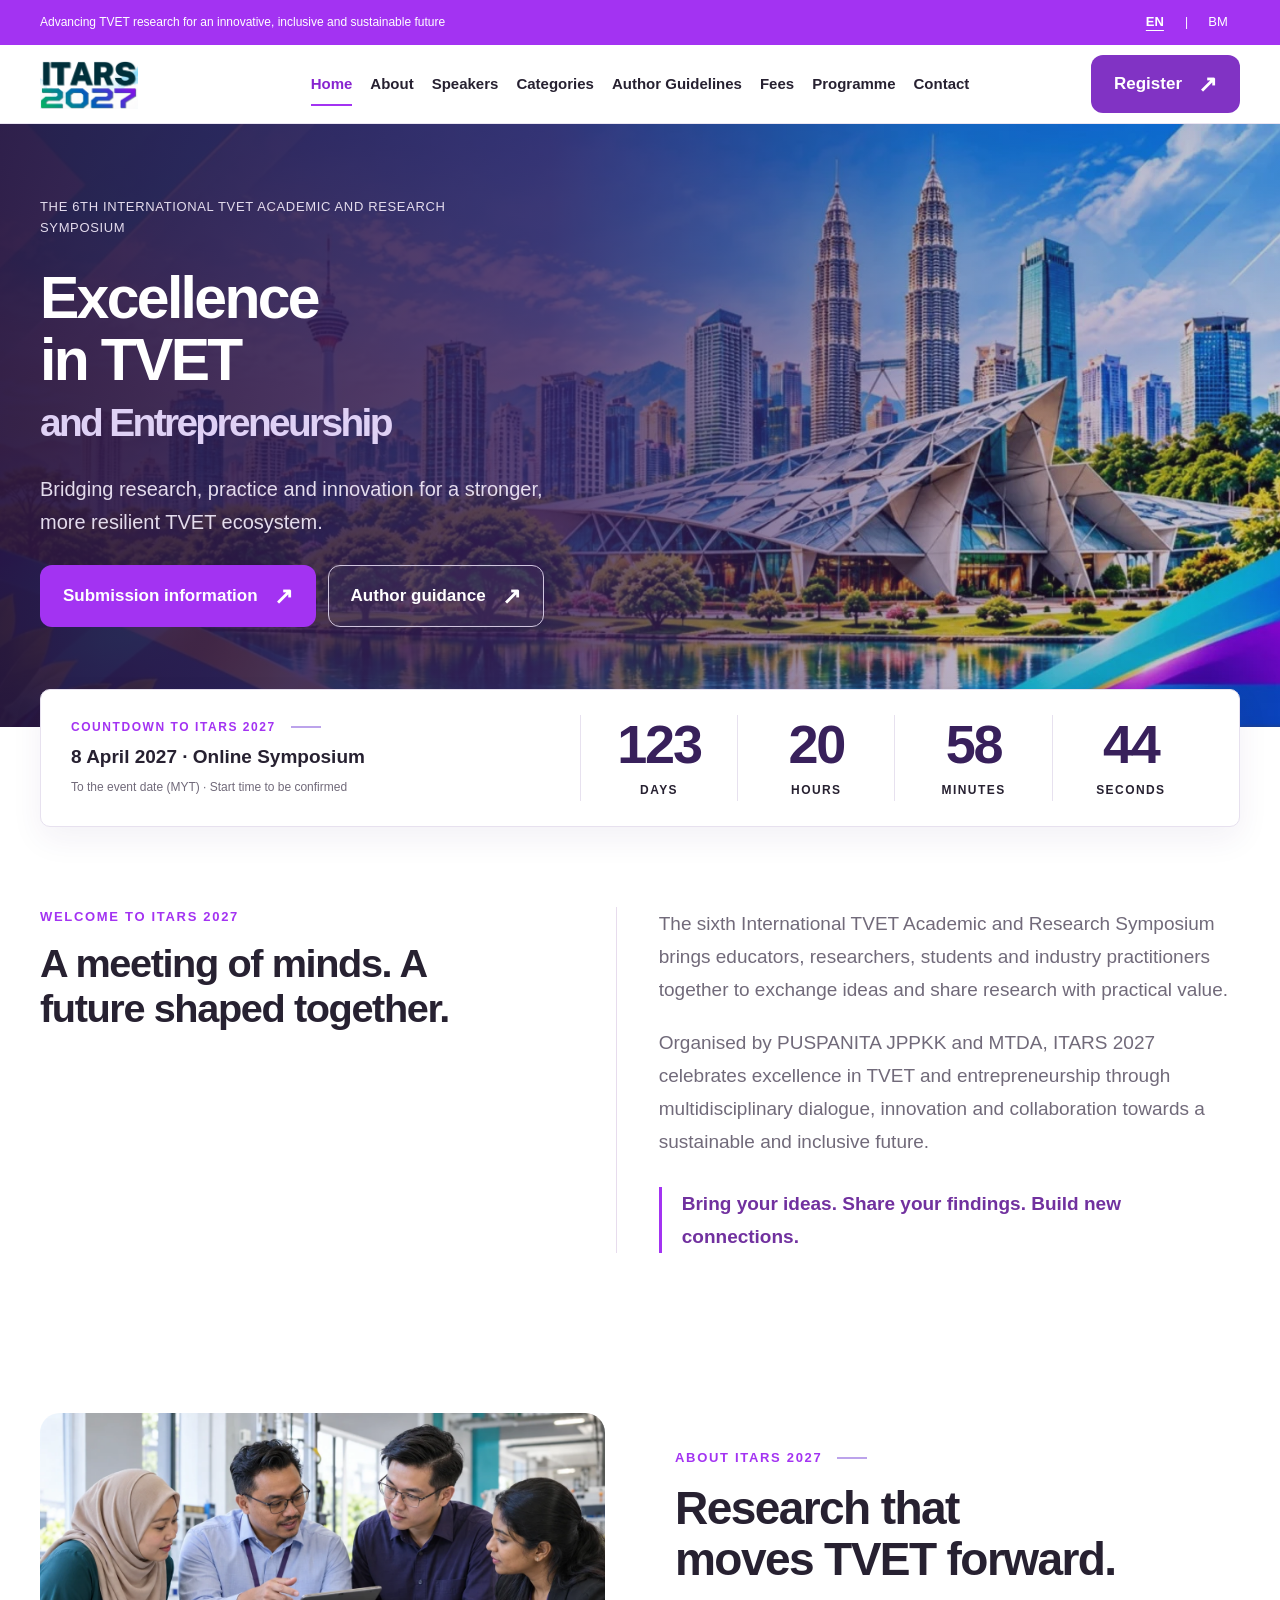
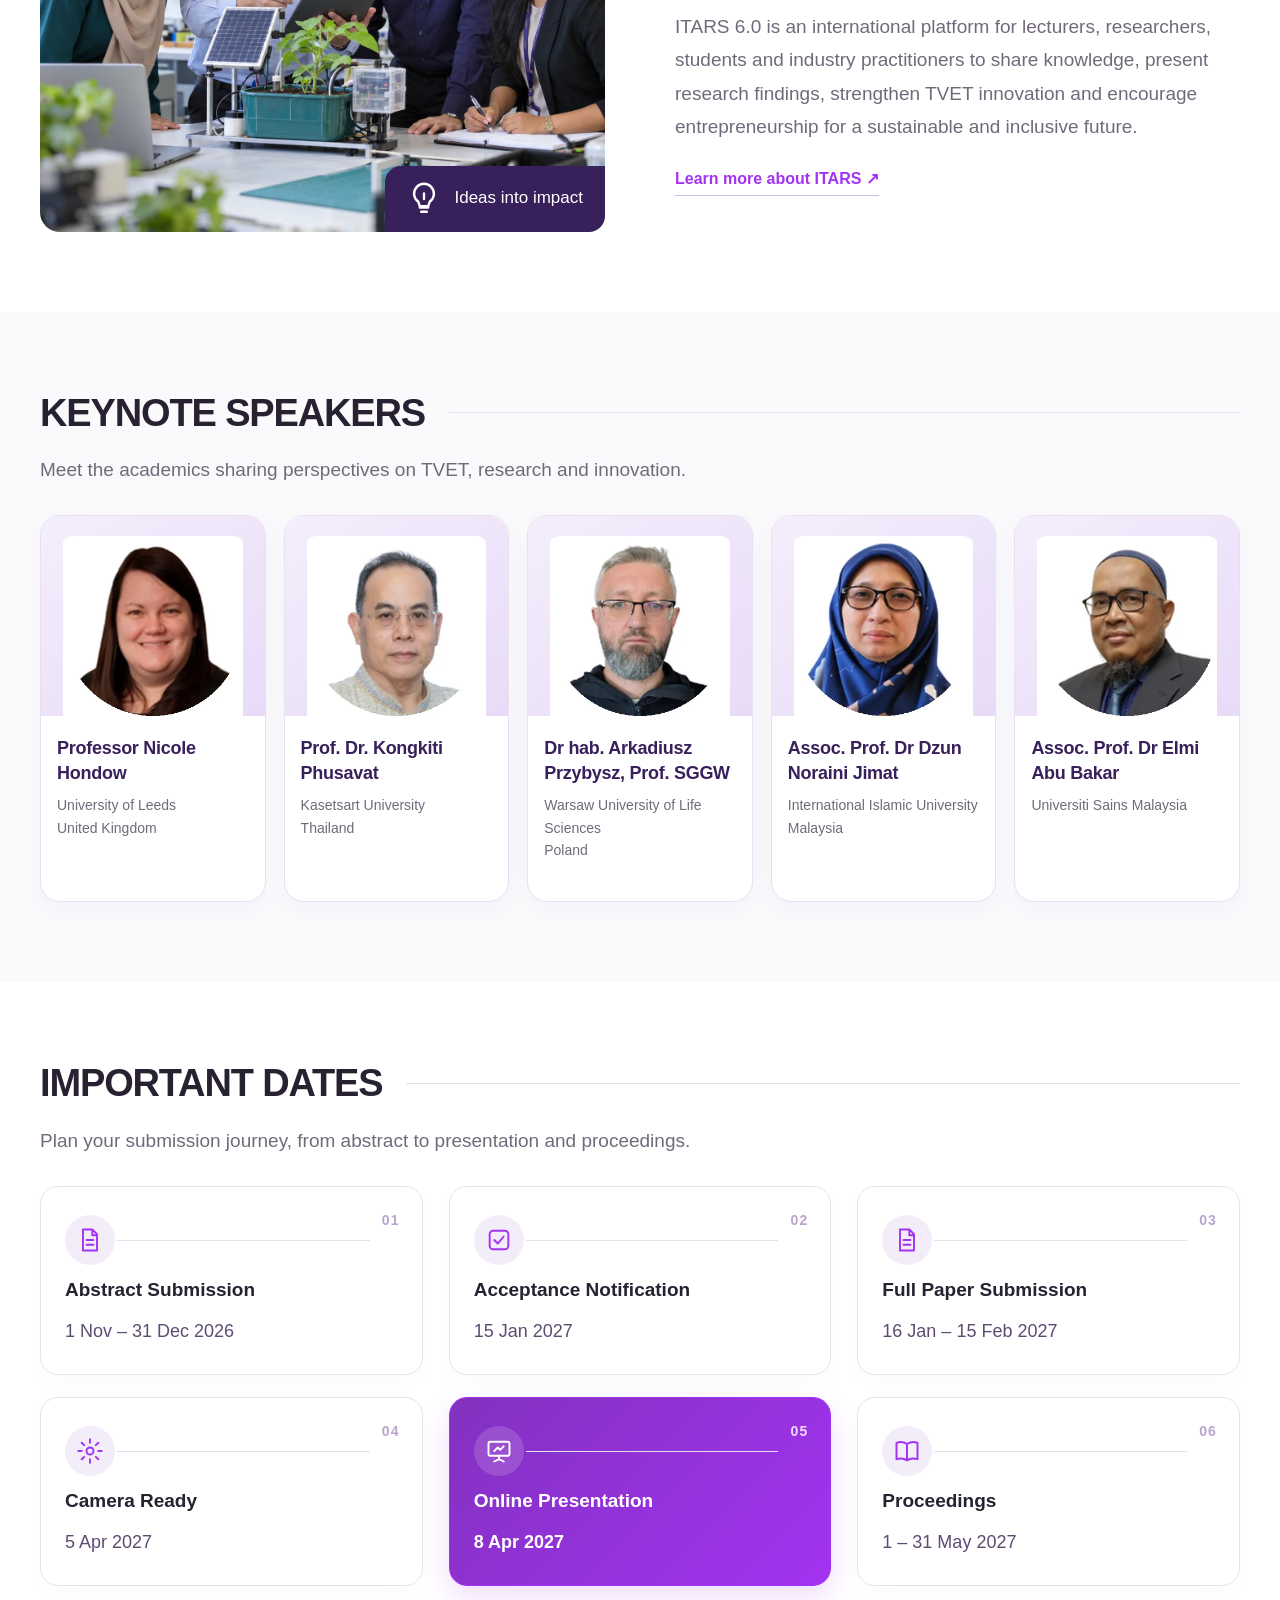
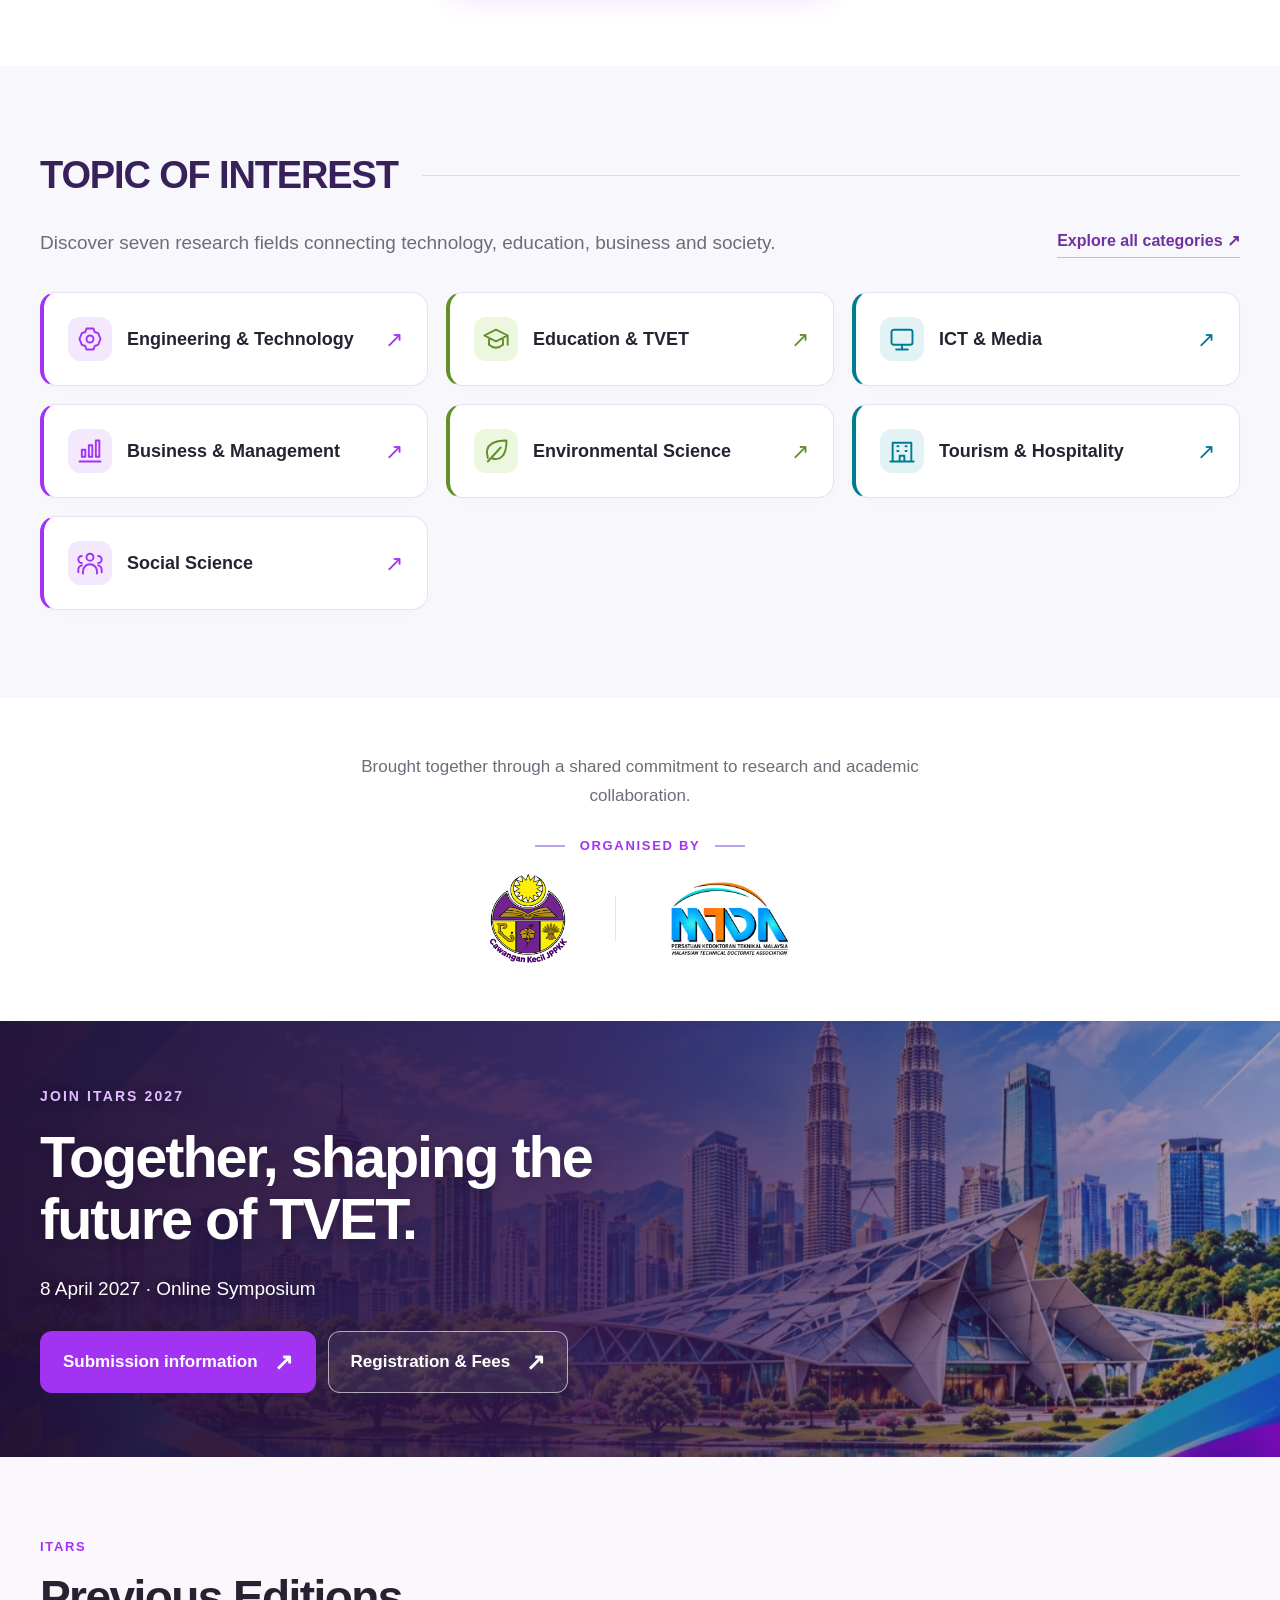
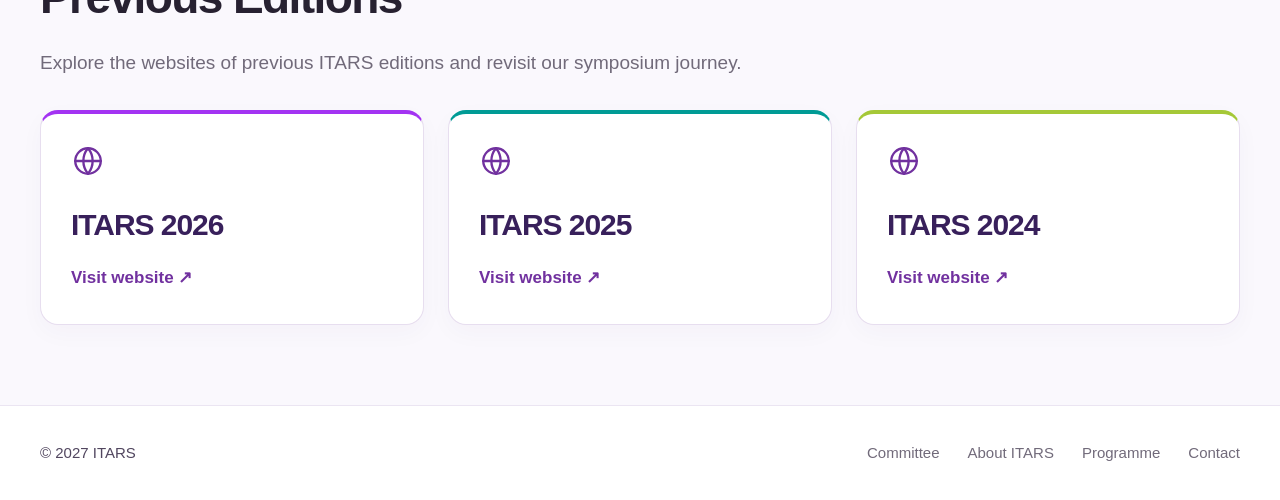
<file: index.html>
<!doctype html>
<html lang="en">
<head>
<meta charset="utf-8">
<meta name="viewport" content="width=device-width,initial-scale=1">
<title>ITARS 2027 | International TVET Symposium</title>
<meta name="description" content="Join ITARS 2027 online on 8 April 2027. Explore speakers, research categories, fees and submission information.">
<meta name="theme-color" content="#a333f2">
<link rel="icon" href="assets/icons/online-badge.svg" type="image/svg+xml">
<link rel="stylesheet" href="assets/css/style.css?v=20261026-icons3">
<script src="assets/js/translations.js" defer></script>
<script src="assets/js/site.js?v=20261026-icons3" defer></script>
<meta property="og:title" content="ITARS 2027 | International TVET Symposium"><meta property="og:description" content="Join ITARS 2027 online on 8 April 2027. Explore speakers, research categories, fees and submission information."><meta property="og:type" content="website"></head>
<body>
<svg xmlns="http://www.w3.org/2000/svg" aria-hidden="true" style="position:absolute;width:0;height:0;overflow:hidden"><symbol id="calendar" viewBox="0 0 24 24"><g fill="none" stroke="currentColor" stroke-width="1.65" stroke-linecap="round" stroke-linejoin="round"><rect x="4" y="5" width="16" height="16" rx="2"/><path d="M8 3v4m8-4v4M4 10h16"/></g></symbol><symbol id="online" viewBox="0 0 24 24"><g fill="none" stroke="currentColor" stroke-width="1.65" stroke-linecap="round" stroke-linejoin="round"><rect x="3" y="4" width="18" height="13" rx="2"/><path d="M12 17v4m-5 0h10"/></g></symbol><symbol id="paper" viewBox="0 0 24 24"><g fill="none" stroke="currentColor" stroke-width="1.65" stroke-linecap="round" stroke-linejoin="round"><path d="M6 3h8l4 4v14H6zM14 3v5h4M9 12h6m-6 4h6"/></g></symbol><symbol id="idea" viewBox="0 0 24 24"><g fill="none" stroke="currentColor" stroke-width="1.65" stroke-linecap="round" stroke-linejoin="round"><path d="M9 18h6m-5 3h4M8 14a7 7 0 1 1 8 0l-1 3H9zM12 12V8"/></g></symbol><symbol id="engineering" viewBox="0 0 24 24"><g fill="none" stroke="currentColor" stroke-width="1.65" stroke-linecap="round" stroke-linejoin="round"><path d="m9 3 6 0 1 3 3 1 2 5-2 5-3 1-1 3H9l-1-3-3-1-2-5 2-5 3-1z"/><circle cx="12" cy="12" r="3"/></g></symbol><symbol id="education" viewBox="0 0 24 24"><g fill="none" stroke="currentColor" stroke-width="1.65" stroke-linecap="round" stroke-linejoin="round"><path d="m2 9 10-5 10 5-10 5zM6 11v6q6 5 12 0v-6m4-2v8"/></g></symbol><symbol id="business" viewBox="0 0 24 24"><g fill="none" stroke="currentColor" stroke-width="1.65" stroke-linecap="round" stroke-linejoin="round"><path d="M3 21h18M5 17h3v-6H5zm6 0h3V7h-3zm6 0h3V3h-3z"/></g></symbol><symbol id="environment" viewBox="0 0 24 24"><g fill="none" stroke="currentColor" stroke-width="1.65" stroke-linecap="round" stroke-linejoin="round"><path d="M5 18C1 5 13 3 21 3c0 14-6 18-13 15M5 21 16 9"/></g></symbol><symbol id="tourism" viewBox="0 0 24 24"><g fill="none" stroke="currentColor" stroke-width="1.65" stroke-linecap="round" stroke-linejoin="round"><path d="M4 21V5h16v16M2 21h20M8 8h1m6 0h1m-8 4h1m6 0h1m-6 9v-5h4v5"/></g></symbol><symbol id="social" viewBox="0 0 24 24"><g fill="none" stroke="currentColor" stroke-width="1.65" stroke-linecap="round" stroke-linejoin="round"><circle cx="12" cy="7" r="3"/><path d="M6 21v-2a6 6 0 0 1 12 0v2M5 6a3 3 0 0 0 0 6m14-6a3 3 0 0 1 0 6M2 20v-2a4 4 0 0 1 3-4m17 6v-2a4 4 0 0 0-3-4"/></g></symbol><symbol id="notice" viewBox="0 0 24 24"><g fill="none" stroke="currentColor" stroke-width="1.65" stroke-linecap="round" stroke-linejoin="round"><path d="m3 10 14-5v14L3 14zM7 15l2 6h4l-2-5m9-7 2-2m-2 10 2 2M3 10v4"/></g></symbol><symbol id="menu" viewBox="0 0 24 24"><g fill="none" stroke="currentColor" stroke-width="1.65" stroke-linecap="round" stroke-linejoin="round"><path d="M4 6h16M4 12h16M4 18h16"/></g></symbol><symbol id="mic" viewBox="0 0 24 24"><g fill="none" stroke="currentColor" stroke-width="1.65" stroke-linecap="round" stroke-linejoin="round"><rect x="9" y="3" width="6" height="11" rx="3"/><path d="M5 11a7 7 0 0 0 14 0M12 18v3m-4 0h8"/></g></symbol><symbol id="check" viewBox="0 0 24 24"><g fill="none" stroke="currentColor" stroke-width="1.65" stroke-linecap="round" stroke-linejoin="round"><rect x="4" y="4" width="16" height="16" rx="3"/><path d="m8 12 3 3 5-6"/></g></symbol><symbol id="gear" viewBox="0 0 24 24"><g fill="none" stroke="currentColor" stroke-width="1.65" stroke-linecap="round" stroke-linejoin="round"><circle cx="12" cy="12" r="3"/><path d="M12 2v3m0 14v3M2 12h3m14 0h3M4.9 4.9 7 7m10 10 2.1 2.1M4.9 19.1 7 17M17 7l2.1-2.1"/></g></symbol><symbol id="present" viewBox="0 0 24 24"><g fill="none" stroke="currentColor" stroke-width="1.65" stroke-linecap="round" stroke-linejoin="round"><rect x="3" y="4" width="18" height="12" rx="1.5"/><path d="M12 16v3m-4 2 4-2 4 2M8 12l3-3 2 2 3-3"/></g></symbol><symbol id="book" viewBox="0 0 24 24"><g fill="none" stroke="currentColor" stroke-width="1.65" stroke-linecap="round" stroke-linejoin="round"><path d="M3 5c3-1 6-1 9 1 3-2 6-2 9-1v14c-3-1-6-1-9 1-3-2-6-2-9-1zM12 6v14"/></g></symbol><symbol id="fee" viewBox="0 0 24 24"><g fill="none" stroke="currentColor" stroke-width="1.65" stroke-linecap="round" stroke-linejoin="round"><rect x="3" y="6" width="18" height="12" rx="2"/><circle cx="12" cy="12" r="2.5"/><path d="M6 9v.01M18 15v.01"/></g></symbol><symbol id="phone" viewBox="0 0 24 24"><g fill="none" stroke="currentColor" stroke-width="1.65" stroke-linecap="round" stroke-linejoin="round"><path d="M5 3h4l2 5-2.5 1.5a11 11 0 0 0 6 6L16 13l5 2v4a2 2 0 0 1-2 2A17 17 0 0 1 3 5a2 2 0 0 1 2-2"/></g></symbol><symbol id="globe" viewBox="0 0 24 24"><g fill="none" stroke="currentColor" stroke-width="1.65" stroke-linecap="round" stroke-linejoin="round"><circle cx="12" cy="12" r="9"/><path d="M3 12h18M12 3a14 14 0 0 1 0 18M12 3a14 14 0 0 0 0 18"/></g></symbol><symbol id="target" viewBox="0 0 24 24"><g fill="none" stroke="currentColor" stroke-width="1.65" stroke-linecap="round" stroke-linejoin="round"><circle cx="12" cy="12" r="9"/><circle cx="12" cy="12" r="5"/><circle cx="12" cy="12" r="1"/></g></symbol><symbol id="user" viewBox="0 0 24 24"><g fill="none" stroke="currentColor" stroke-width="1.65" stroke-linecap="round" stroke-linejoin="round"><circle cx="12" cy="8" r="4"/><path d="M4 21a8 8 0 0 1 16 0"/></g></symbol><symbol id="org" viewBox="0 0 24 24"><g fill="none" stroke="currentColor" stroke-width="1.65" stroke-linecap="round" stroke-linejoin="round"><path d="M3 21h18M4 21V10l8-6 8 6v11M9 21v-6h6v6M8 12h.01M16 12h.01"/></g></symbol></svg>
<a class="skip" href="#main"><span data-i18n="skip">Skip to content</span></a>

<!-- ============ SHARED HEADER ============ -->
<header class="site-header">
  <div class="utility"><div class="container utility-inner">
    <span><span data-i18n="utility">Advancing TVET research for an innovative, inclusive and sustainable future</span></span>
    <div class="language-switch" role="group" aria-label="Language"><button type="button" data-lang="en" aria-pressed="true">EN</button><span aria-hidden="true">|</span><button type="button" data-lang="bm" aria-pressed="false">BM</button></div>
  </div></div>
  <div class="nav-shell"><div class="container nav-inner">
    <a href="index.html" class="brand" aria-label="ITARS 2027 Home"><img src="assets/images/itars-logo.webp" alt="ITARS 2027" width="412" height="206"></a>
    <nav class="main-nav" id="main-nav" aria-label="Main navigation"><a href="index.html" data-i18n="navhome">Home</a>
      <a data-i18n="navabout" href="about.html" data-page-link>About</a>
      <a data-i18n="navspeakers" href="speakers.html" data-page-link>Speakers</a>
      <a data-i18n="navpapers" href="categories.html" data-page-link>Categories</a>
      <a data-i18n="navauthors" href="submission.html" data-page-link>Author Guidelines</a>
      <a data-i18n="navfees" href="registration.html" data-page-link>Fees</a>
      <a data-i18n="navprogramme" href="programme.html" data-page-link>Programme</a>
      <a data-i18n="navcontact" href="contact.html" data-page-link>Contact</a>
    </nav>
    <div class="nav-actions">
      <a data-i18n="register" href="https://cmt3.research.microsoft.com/User/Login?ReturnUrl=%2FITARS2026" class="button teal nav-register" target="_blank" rel="noopener">Register</a>
      <button class="menu-toggle" type="button" aria-controls="main-nav" aria-expanded="false" aria-label="Open menu"><svg class="icon" aria-hidden="true"><use href="#menu"></use></svg><span data-i18n="menutext">Menu</span></button>
    </div>
  </div></div>
</header>

<main id="main">

<!-- ============ HERO (bright, poster-style) ============ -->
<section class="hero" aria-labelledby="hero-title">
  <div class="hero-shapes" aria-hidden="true"></div>
  <div class="container hero-grid">
    <div class="hero-copy">
      <p class="full-title"><span data-i18n="fullname">The 6th International TVET Academic and Research Symposium</span></p>
      <div class="theme-panel"><h1 id="hero-title"><span data-i18n="title">Excellence<br>in TVET</span><em><span data-i18n="theme">and Entrepreneurship</span></em></h1></div>
      <p class="hero-description"><span data-i18n="herop">Bridging research, practice and innovation for a stronger, more resilient TVET ecosystem.</span></p>
      <div class="button-row">
        <a data-i18n="submit" href="submission.html" class="button gold" data-page-link>Submit Abstract</a>
        <a data-i18n="guide" href="submission.html" class="button outline" data-page-link>View Guidelines</a>
      </div>
    </div>
    <div class="hero-visual" aria-hidden="true"><img src="assets/images/hero.webp" alt="" width="1536" height="692" fetchpriority="high"></div>
  </div>
  <div class="hero-ribbon" aria-hidden="true"></div>
</section>

<!-- Countdown -->
<section class="countdown-wrap container" aria-labelledby="countdown-heading">
  <div class="countdown-card">
    <div class="countdown-intro">
      <p class="eyebrow" id="countdown-heading"><span data-i18n="countheading">COUNTDOWN TO ITARS 2027</span><i></i></p>
      <strong><span data-i18n="countdate">8 April 2027 · Online Symposium</span></strong>
      <small><span data-i18n="countnote">To the event date (MYT) · Start time to be confirmed</span></small>
      <span id="countdown-status" role="status"></span>
    </div>
    <div class="countdown-units" aria-label="Time until event date">
      <div class="count-unit"><strong id="count-days">—</strong><small data-i18n="unitdays">DAYS</small></div>
      <div class="count-unit"><strong id="count-hours">—</strong><small data-i18n="unithours">HOURS</small></div>
      <div class="count-unit"><strong id="count-minutes">—</strong><small data-i18n="unitminutes">MINUTES</small></div>
      <div class="count-unit"><strong id="count-seconds">—</strong><small data-i18n="unitseconds">SECONDS</small></div>
    </div>
  </div>
</section>

<section class="section welcome"><div class="container welcome-inner"><div class="welcome-heading"><p class="eyebrow" data-i18n="welcomelabel"></p><h2 data-i18n="welcometitle"></h2></div><div class="welcome-copy"><p data-i18n="welcomecopy"></p><p data-i18n="welcomecopy2"></p><p class="welcome-closing" data-i18n="welcomeclosing"></p></div></div></section>
<section class="section about">
  <div class="container about-grid">
    <div class="reveal">
      <p class="eyebrow"><span data-i18n="aboutlabel">ABOUT ITARS 2027</span><i></i></p>
      <h2 data-i18n="abouttitle">Research that<br>moves TVET forward.</h2>
      <p><span data-i18n="aboutp">ITARS 6.0 is an international platform for lecturers, researchers, students and industry practitioners to share knowledge, present research findings, strengthen TVET innovation and encourage entrepreneurship for a sustainable and inclusive future.</span></p>
      <a data-i18n="aboutlink" href="about.html" class="text-link" data-page-link>Learn more about ITARS</a>
    </div>
    <div class="about-photo reveal"><img src="assets/images/research-impact.webp" alt="Illustrative TVET researchers reviewing a solar-powered smart irrigation prototype" width="1200" height="800" loading="lazy"><div class="photo-label"><svg class="icon" aria-hidden="true"><use href="#idea"></use></svg><span data-i18n="impact">Ideas into impact</span><i></i></div></div>
  </div>
</section>

<!-- ============ KEYNOTE SPEAKERS ============ -->
<section class="section speakers" aria-labelledby="speakers-title">
  <div class="container">
    <div class="banner-head reveal"><h2 class="banner" id="speakers-title"><svg class="icon" aria-hidden="true" viewBox="0 0 24 24" width="46" height="46" focusable="false"><g fill="none" stroke="currentColor" stroke-width="1.65" stroke-linecap="round" stroke-linejoin="round"><rect x="9" y="3" width="6" height="11" rx="3"/><path d="M5 11a7 7 0 0 0 14 0M12 18v3m-4 0h8"/></g></svg><span data-i18n="speakerslabel">KEYNOTE SPEAKERS</span></h2><span class="banner-line" aria-hidden="true"></span></div>
    <p class="section-intro" data-i18n="speakersintro"></p><p class="speaker-hint" data-i18n="speakerhint">Swipe to meet our keynote speakers →</p><ul class="speaker-grid" tabindex="0" aria-label="Keynote speakers">
      <li class="speaker reveal" style="--c:#8000ED"><div class="speaker-photo"><img src="assets/images/speaker-1.webp" alt="" width="328" height="328" loading="lazy"><b>1</b></div><p class="speaker-label"><span data-i18n="keynote">KEYNOTE SPEAKER</span> 1</p><div class="speaker-body"><h3>Professor Nicole Hondow</h3><p>University of Leeds<br>United Kingdom</p></div></li>
      <li class="speaker reveal" style="--c:#009DA8"><div class="speaker-photo"><img src="assets/images/speaker-2.webp" alt="" width="328" height="328" loading="lazy"><b>2</b></div><p class="speaker-label"><span data-i18n="keynote">KEYNOTE SPEAKER</span> 2</p><div class="speaker-body"><h3>Prof. Dr. Kongkiti Phusavat</h3><p>Kasetsart University<br>Thailand</p></div></li>
      <li class="speaker reveal" style="--c:#0755EE"><div class="speaker-photo"><img src="assets/images/speaker-3.webp" alt="" width="328" height="328" loading="lazy"><b>3</b></div><p class="speaker-label"><span data-i18n="keynote">KEYNOTE SPEAKER</span> 3</p><div class="speaker-body"><h3>Dr hab. Arkadiusz Przybysz, Prof. SGGW</h3><p>Warsaw University of Life Sciences<br>Poland</p></div></li>
      <li class="speaker reveal" style="--c:#C000C8"><div class="speaker-photo"><img src="assets/images/speaker-4.webp" alt="" width="328" height="328" loading="lazy"><b>4</b></div><p class="speaker-label"><span data-i18n="keynote">KEYNOTE SPEAKER</span> 4</p><div class="speaker-body"><h3>Assoc. Prof. Dr Dzun Noraini Jimat</h3><p>International Islamic University Malaysia</p></div></li>
      <li class="speaker reveal" style="--c:#7A12E0"><div class="speaker-photo"><img src="assets/images/speaker-5.webp" alt="" width="328" height="328" loading="lazy"><b>5</b></div><p class="speaker-label"><span data-i18n="keynote">KEYNOTE SPEAKER</span> 5</p><div class="speaker-body"><h3>Assoc. Prof. Dr Elmi Abu Bakar</h3><p>Universiti Sains Malaysia</p></div></li>
    </ul>
  </div>
</section>

<!-- ============ IMPORTANT DATES (all six, as on the poster) ============ -->
<section class="section milestones" aria-labelledby="dates-title">
  <div class="container">
    <div class="banner-head reveal"><h2 class="banner" id="dates-title"><svg class="icon" aria-hidden="true"><use href="#calendar"></use></svg><span data-i18n="dateslabel">IMPORTANT DATES</span></h2><span class="banner-line" aria-hidden="true"></span></div>
    <p class="section-intro" data-i18n="datesintro"></p><ol class="date-grid">
      <li class="date-card reveal" style="--c:#0FA37F;--n:#8000ED"><span class="date-icon"><svg class="icon" aria-hidden="true"><use href="#paper"></use></svg></span><h3 data-i18n="d0t">Abstract Submission</h3><p data-i18n="d0d">1 Nov – 31 Dec 2026</p></li>
      <li class="date-card reveal" style="--c:#0755EE;--n:#11A35A"><span class="date-icon"><svg class="icon" aria-hidden="true"><use href="#check"></use></svg></span><h3 data-i18n="d1t">Acceptance Notification</h3><p data-i18n="d1d">15 Jan 2027</p></li>
      <li class="date-card reveal" style="--c:#7A12E0;--n:#D000D5"><span class="date-icon"><svg class="icon" aria-hidden="true"><use href="#paper"></use></svg></span><h3 data-i18n="d2t">Full Paper Submission</h3><p data-i18n="d2d">16 Jan – 15 Feb 2027</p></li>
      <li class="date-card reveal" style="--c:#11A35A;--n:#8000ED"><span class="date-icon"><svg class="icon" aria-hidden="true"><use href="#gear"></use></svg></span><h3 data-i18n="d3t">Camera Ready</h3><p data-i18n="d3d">5 Apr 2027</p></li>
      <li class="date-card is-key reveal" style="--c:#7A12E0;--n:#11A35A"><span class="date-icon"><svg class="icon" aria-hidden="true"><use href="#present"></use></svg></span><h3><mark data-i18n="d4t">Online Presentation</mark></h3><p data-i18n="d4d">8 Apr 2027</p></li>
      <li class="date-card reveal" style="--c:#009DA8"><span class="date-icon"><svg class="icon" aria-hidden="true"><use href="#book"></use></svg></span><h3 data-i18n="d5t">Proceedings</h3><p data-i18n="d5d">1 – 31 May 2027</p></li>
    </ol>
  </div>
</section>

<!-- ============ TOPIC OF INTEREST ============ -->
<section class="section fields" aria-labelledby="fields-title">
  <div class="container">
    <div class="banner-head reveal"><h2 class="banner" id="fields-title"><svg class="icon" aria-hidden="true"><use href="#target"></use></svg><span data-i18n="fieldslabel">TOPIC OF INTEREST</span></h2><span class="banner-line" aria-hidden="true"></span></div>
    <div class="section-lead reveal"><p data-i18n="fieldsintro">Explore our research fields</p><a data-i18n="alltopics" href="categories.html" class="text-link" data-page-link>View submission details</a></div>
    <div class="field-grid">
      <a class="field-card reveal accent-0" href="categories.html" data-page-link><svg class="icon" aria-hidden="true"><use href="#engineering"></use></svg><h3 data-i18n="field0">Engineering &amp; Technology</h3><span aria-hidden="true">↗</span></a>
      <a class="field-card reveal accent-1" href="categories.html" data-page-link><svg class="icon" aria-hidden="true"><use href="#education"></use></svg><h3 data-i18n="field1">Education &amp; TVET</h3><span aria-hidden="true">↗</span></a>
      <a class="field-card reveal accent-0" href="categories.html" data-page-link><svg class="icon" aria-hidden="true"><use href="#online"></use></svg><h3 data-i18n="field2">ICT &amp; Media</h3><span aria-hidden="true">↗</span></a>
      <a class="field-card reveal accent-1" href="categories.html" data-page-link><svg class="icon" aria-hidden="true"><use href="#business"></use></svg><h3 data-i18n="field3">Business &amp; Management</h3><span aria-hidden="true">↗</span></a>
      <a class="field-card reveal accent-0" href="categories.html" data-page-link><svg class="icon" aria-hidden="true"><use href="#environment"></use></svg><h3 data-i18n="field4">Environmental Science</h3><span aria-hidden="true">↗</span></a>
      <a class="field-card reveal accent-1" href="categories.html" data-page-link><svg class="icon" aria-hidden="true"><use href="#tourism"></use></svg><h3 data-i18n="field5">Tourism &amp; Hospitality</h3><span aria-hidden="true">↗</span></a>
      <a class="field-card reveal accent-0" href="categories.html" data-page-link><svg class="icon" aria-hidden="true"><use href="#social"></use></svg><h3 data-i18n="field6">Social Science</h3><span aria-hidden="true">↗</span></a>
    </div>
  </div>
</section>

<!-- ============ REGISTRATION FEE + PUBLICATION ============ -->


<!-- ============ CONTACT + ORGANISERS ============ -->
<section class="section organisers-section"><div class="container"><div class="organisers reveal"><p class="organiser-intro" data-i18n="organiserintro"></p>
      <p class="eyebrow centered"><i></i><span data-i18n="organised">ORGANISED BY</span><i></i></p>
      <div class="organiser-names"><img src="assets/images/puspanita-logo.webp" alt="PUSPANITA Cawangan Kecil JPPKK" width="146" height="168"><span aria-hidden="true"></span><img src="assets/images/mtda-logo.webp" alt="Malaysian Technical Doctorate Association (MTDA)" width="245" height="155"></div>
      <p class="organiser-line">PUSPANITA JPPKK &amp; MTDA</p></div></div></section>

<!-- CTA -->
<section class="cta">
  <div class="container cta-inner">
    <div class="cta-copy"><p class="cta-kicker" data-i18n="ctakicker">JOIN ITARS 2027</p><h2 data-i18n="ctaheadline">Together, shaping the future of TVET.</h2><p><span data-i18n="ctadate">8 April 2027 · Online Symposium</span></p></div>
    <div class="button-row">
      <a data-i18n="ctasubmit" href="submission.html" class="button gold" data-page-link>Submit Abstract</a>
      <a data-i18n="ctareg" href="registration.html" class="button outline" data-page-link>Registration &amp; Fees</a>
    </div>
  </div>
</section>
<noscript><p style="padding:20px">Enable JavaScript for the live countdown, language switch and temporary page notices. Other pages are being prepared.</p></noscript>
<section class="section soft-section previous-editions" id="previous-editions"><div class="container"><p class="eyebrow">ITARS</p><h2 data-i18n="previouseditions">Previous Editions</h2><p data-i18n="previousintro">Explore the websites of previous ITARS editions and revisit our symposium journey.</p><div class="edition-grid"><a class="edition-card" href="https://www.itars2026.com/home" target="_blank" rel="noopener" aria-label="ITARS 2026"><svg class="icon" aria-hidden="true"><use href="#globe"></use></svg><h3>ITARS 2026</h3><span data-i18n="visitedition">Visit website</span><span aria-hidden="true"> ↗</span></a><a class="edition-card" href="https://sites.google.com/view/itars2025/home" target="_blank" rel="noopener" aria-label="ITARS 2025"><svg class="icon" aria-hidden="true"><use href="#globe"></use></svg><h3>ITARS 2025</h3><span data-i18n="visitedition">Visit website</span><span aria-hidden="true"> ↗</span></a><a class="edition-card" href="https://sites.google.com/view/itars2024official/home" target="_blank" rel="noopener" aria-label="ITARS 2024"><svg class="icon" aria-hidden="true"><use href="#globe"></use></svg><h3>ITARS 2024</h3><span data-i18n="visitedition">Visit website</span><span aria-hidden="true"> ↗</span></a></div></div></section></main>

<!-- ============ SHARED FOOTER ============ -->
<footer class="site-footer"><div class="container footer-inner"><small>© 2027 ITARS</small><nav aria-label="Footer navigation"><a href="committee.html" data-i18n="committee">Committee</a><a data-i18n="footabout" href="about.html" data-page-link>About ITARS</a><a data-i18n="footprogramme" href="programme.html" data-page-link>Programme</a><a data-i18n="footcontact" href="contact.html" data-page-link>Contact</a></nav></div></footer>

<dialog id="page-dialog" aria-labelledby="dialog-title"><button class="dialog-close" type="button" aria-label="Close dialog">×</button><p class="eyebrow">ITARS 2027</p><h2 data-i18n="dialogtitle" id="dialog-title">This page is being prepared</h2><p><span data-i18n="dialogcopy">This first release contains the homepage. The selected section will have its own dedicated page. For event information, view the supplied poster or call the organisers.</span></p><div class="dialog-actions"><a class="button teal" href="assets/images/itars-poster.webp"><span data-i18n="viewposter">View event poster</span></a><a href="tel:+60127899131">Tuan Rozila · +60 12-789 9131</a><a href="tel:+60197607001">Dr. Khairunnisa · +60 19-760 7001</a></div></dialog>
</body>
</html>
</file>
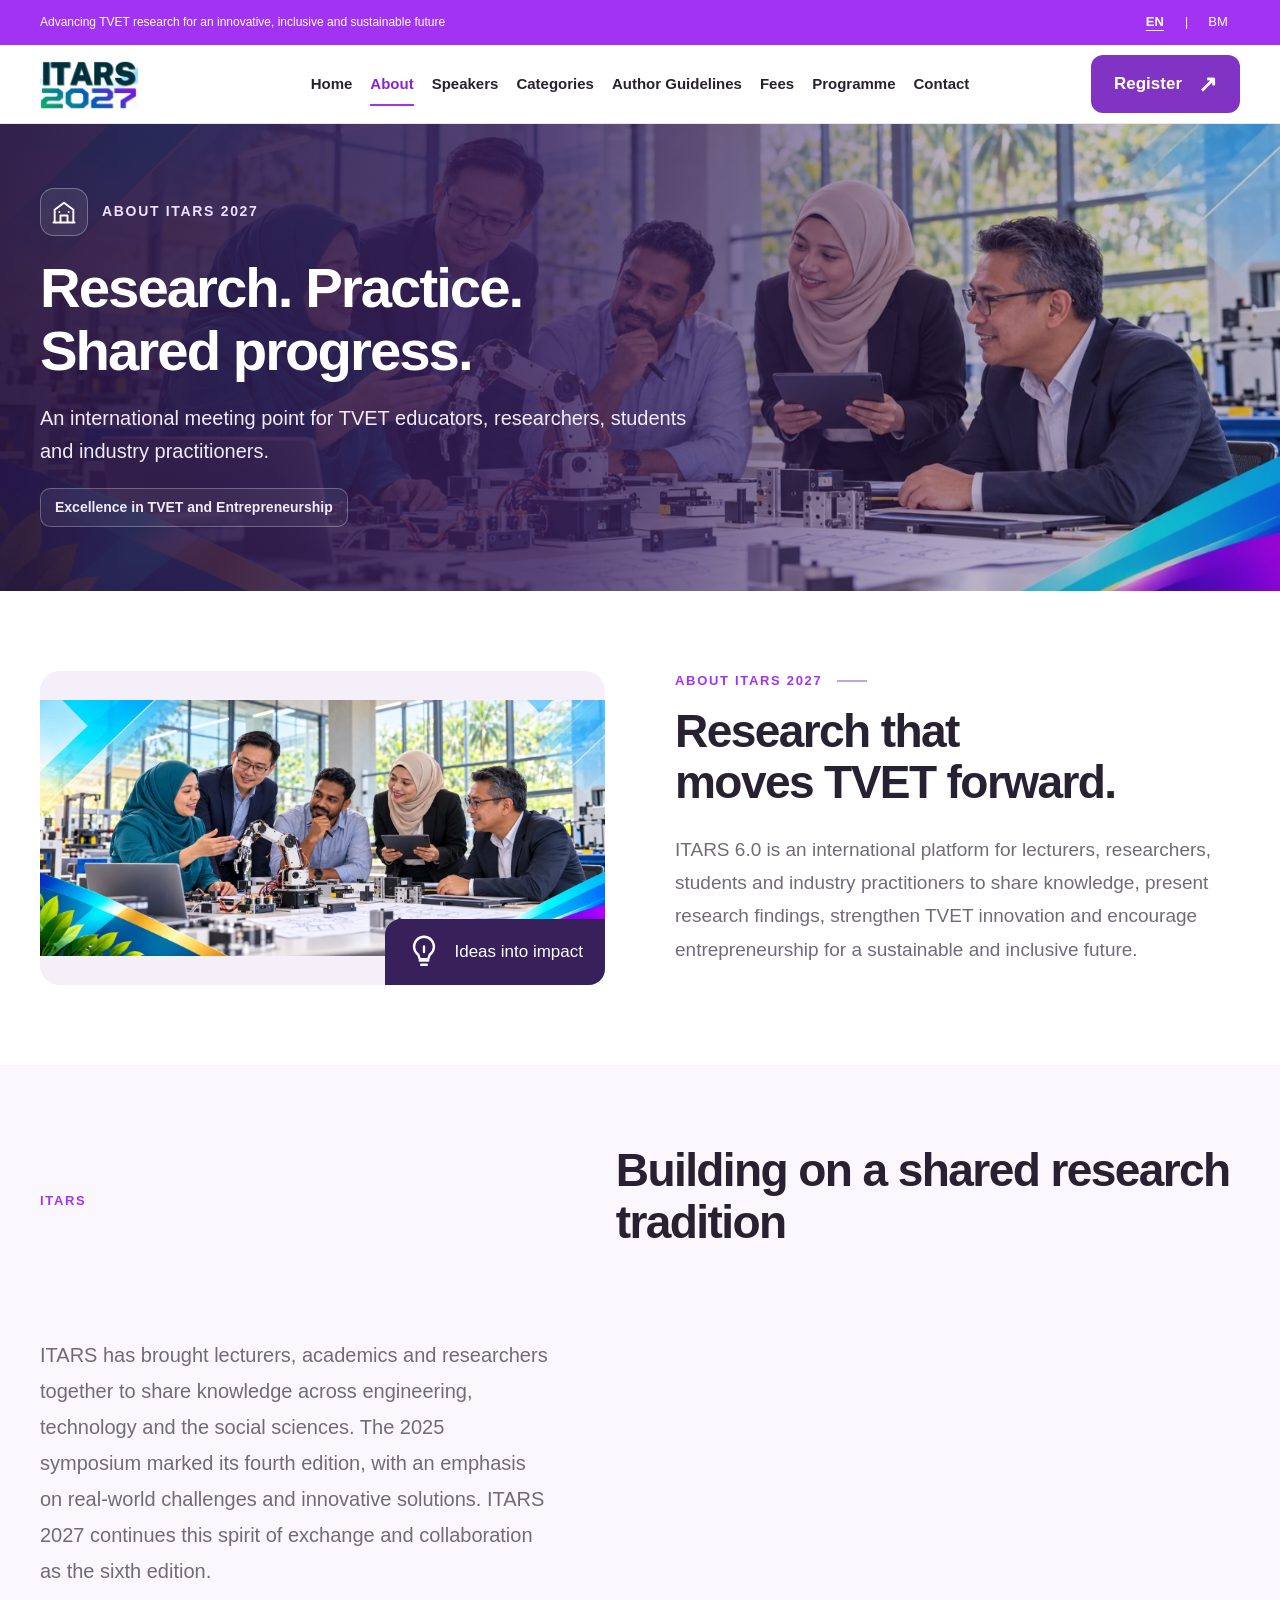
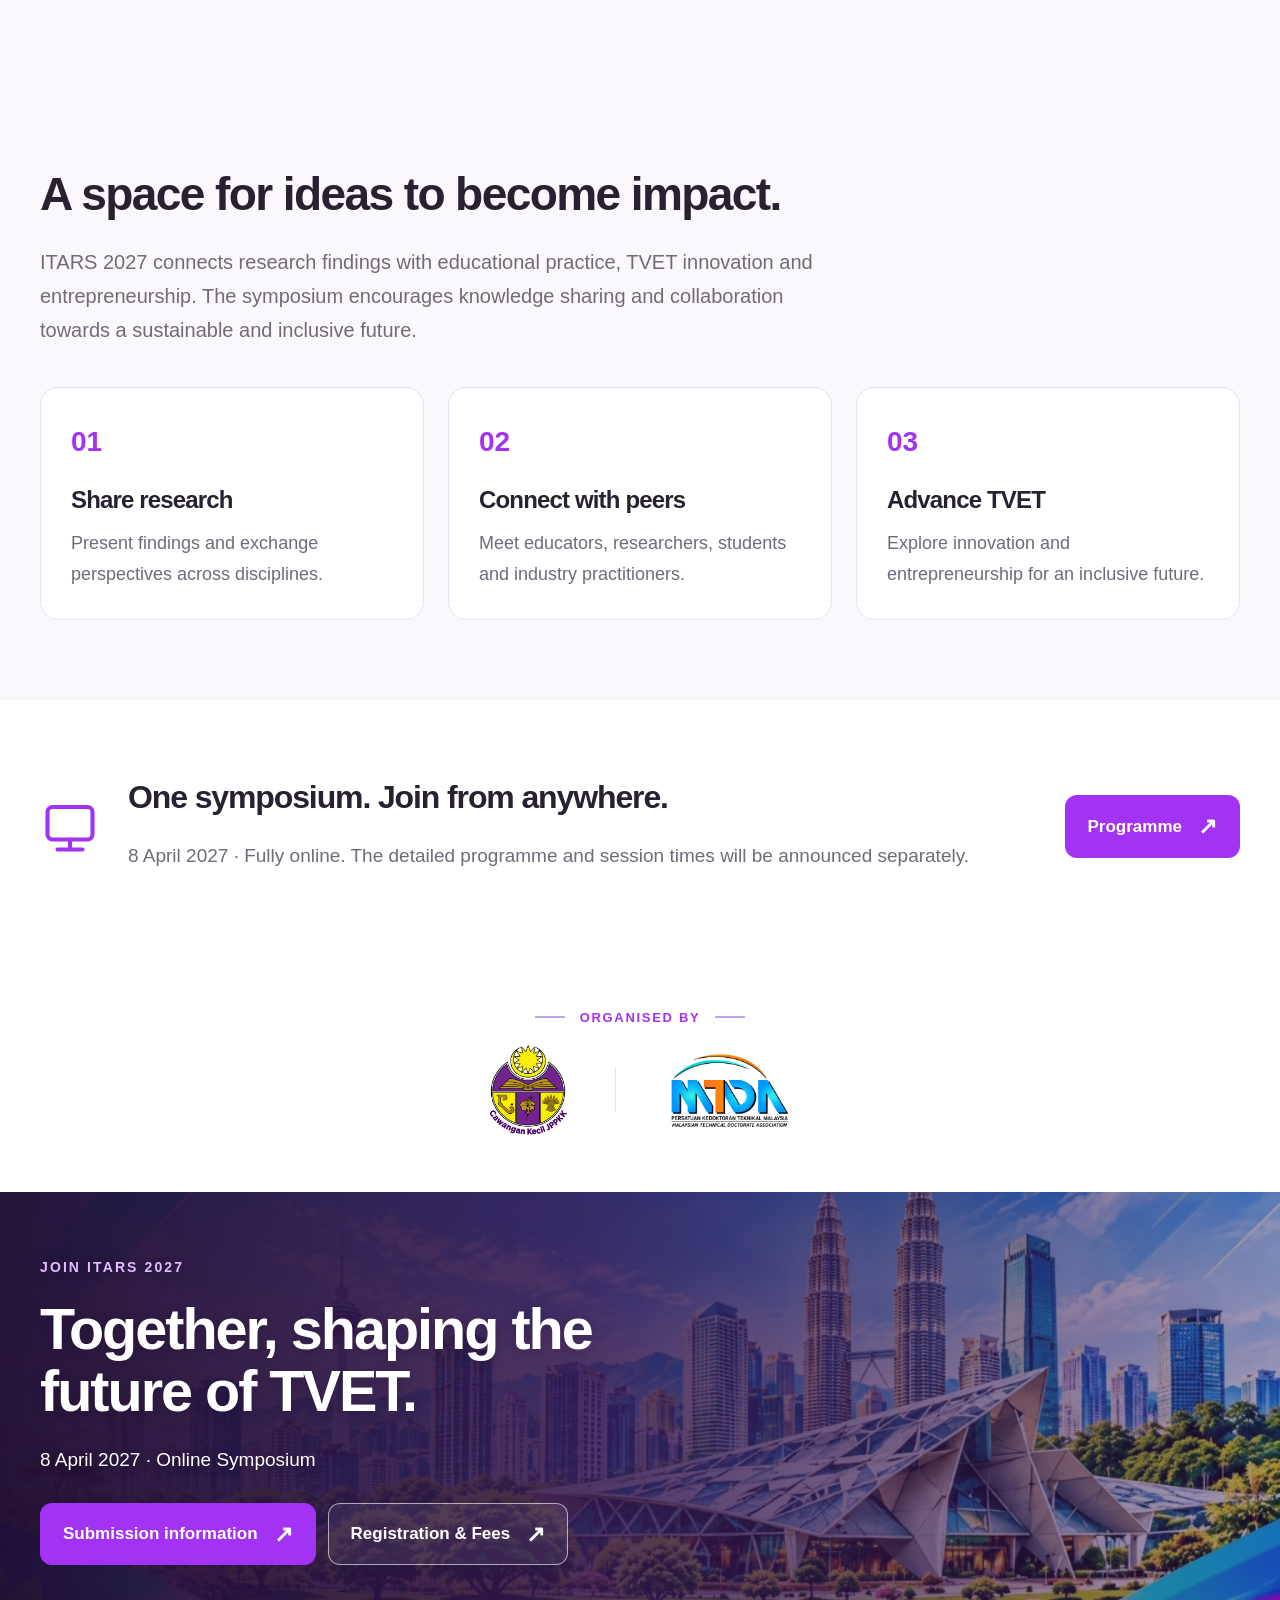
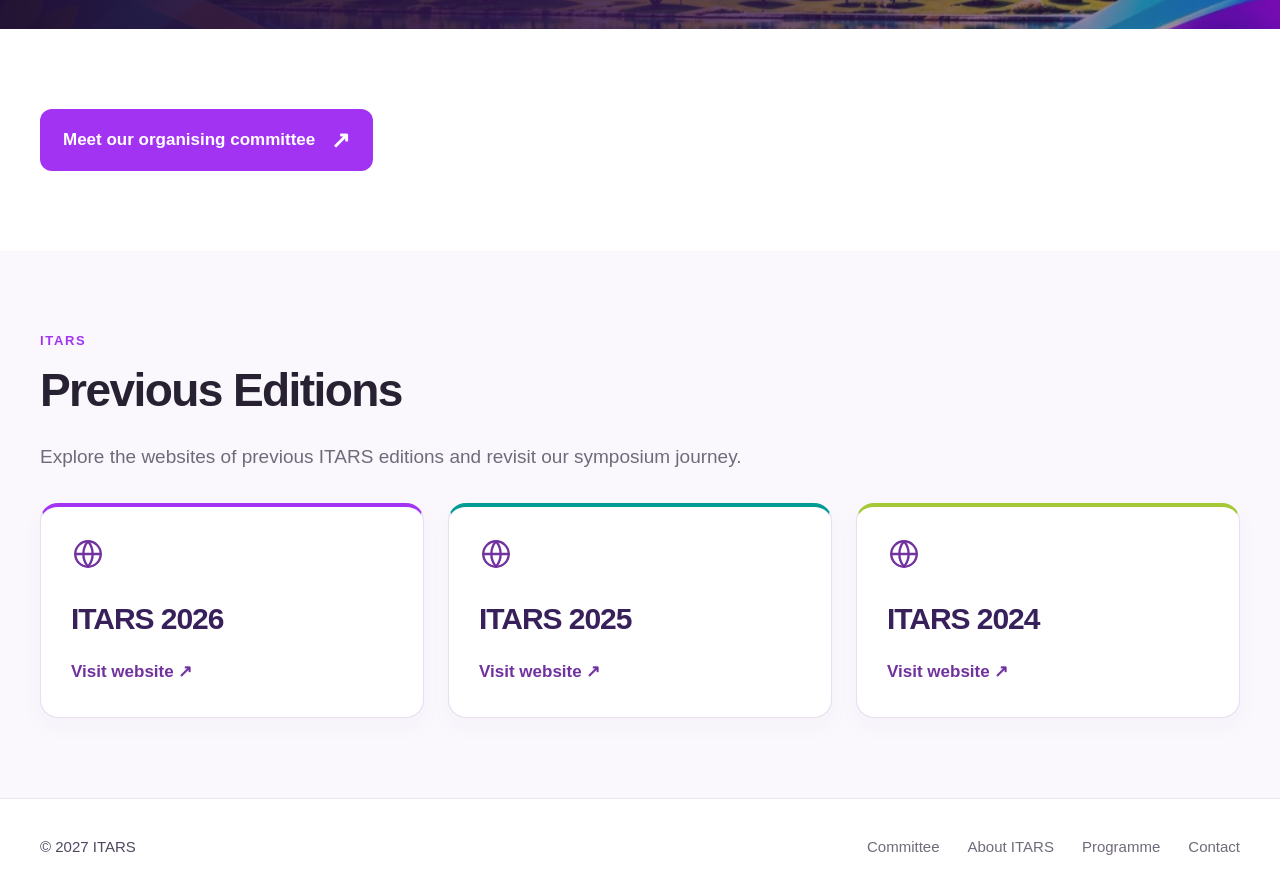
<file: about.html>
<!doctype html>
<html lang="en">
<head>
<meta charset="utf-8">
<meta name="viewport" content="width=device-width,initial-scale=1">
<title>About ITARS 2027</title>
<meta name="description" content="Discover the background, aims and organisers of the sixth International TVET Academic and Research Symposium.">
<meta name="theme-color" content="#a333f2">
<link rel="icon" href="assets/icons/online-badge.svg" type="image/svg+xml">
<link rel="stylesheet" href="assets/css/style.css?v=20261026-icons3">
<script src="assets/js/translations.js" defer></script>
<script src="assets/js/site.js?v=20261026-icons3" defer></script>
<meta property="og:title" content="About ITARS 2027"><meta property="og:description" content="Discover the background, aims and organisers of the sixth International TVET Academic and Research Symposium."><meta property="og:type" content="website"></head>
<body class="about-page">
<svg xmlns="http://www.w3.org/2000/svg" aria-hidden="true" style="position:absolute;width:0;height:0;overflow:hidden"><symbol id="calendar" viewBox="0 0 24 24"><g fill="none" stroke="currentColor" stroke-width="1.65" stroke-linecap="round" stroke-linejoin="round"><rect x="4" y="5" width="16" height="16" rx="2"/><path d="M8 3v4m8-4v4M4 10h16"/></g></symbol><symbol id="online" viewBox="0 0 24 24"><g fill="none" stroke="currentColor" stroke-width="1.65" stroke-linecap="round" stroke-linejoin="round"><rect x="3" y="4" width="18" height="13" rx="2"/><path d="M12 17v4m-5 0h10"/></g></symbol><symbol id="paper" viewBox="0 0 24 24"><g fill="none" stroke="currentColor" stroke-width="1.65" stroke-linecap="round" stroke-linejoin="round"><path d="M6 3h8l4 4v14H6zM14 3v5h4M9 12h6m-6 4h6"/></g></symbol><symbol id="idea" viewBox="0 0 24 24"><g fill="none" stroke="currentColor" stroke-width="1.65" stroke-linecap="round" stroke-linejoin="round"><path d="M9 18h6m-5 3h4M8 14a7 7 0 1 1 8 0l-1 3H9zM12 12V8"/></g></symbol><symbol id="engineering" viewBox="0 0 24 24"><g fill="none" stroke="currentColor" stroke-width="1.65" stroke-linecap="round" stroke-linejoin="round"><path d="m9 3 6 0 1 3 3 1 2 5-2 5-3 1-1 3H9l-1-3-3-1-2-5 2-5 3-1z"/><circle cx="12" cy="12" r="3"/></g></symbol><symbol id="education" viewBox="0 0 24 24"><g fill="none" stroke="currentColor" stroke-width="1.65" stroke-linecap="round" stroke-linejoin="round"><path d="m2 9 10-5 10 5-10 5zM6 11v6q6 5 12 0v-6m4-2v8"/></g></symbol><symbol id="business" viewBox="0 0 24 24"><g fill="none" stroke="currentColor" stroke-width="1.65" stroke-linecap="round" stroke-linejoin="round"><path d="M3 21h18M5 17h3v-6H5zm6 0h3V7h-3zm6 0h3V3h-3z"/></g></symbol><symbol id="environment" viewBox="0 0 24 24"><g fill="none" stroke="currentColor" stroke-width="1.65" stroke-linecap="round" stroke-linejoin="round"><path d="M5 18C1 5 13 3 21 3c0 14-6 18-13 15M5 21 16 9"/></g></symbol><symbol id="tourism" viewBox="0 0 24 24"><g fill="none" stroke="currentColor" stroke-width="1.65" stroke-linecap="round" stroke-linejoin="round"><path d="M4 21V5h16v16M2 21h20M8 8h1m6 0h1m-8 4h1m6 0h1m-6 9v-5h4v5"/></g></symbol><symbol id="social" viewBox="0 0 24 24"><g fill="none" stroke="currentColor" stroke-width="1.65" stroke-linecap="round" stroke-linejoin="round"><circle cx="12" cy="7" r="3"/><path d="M6 21v-2a6 6 0 0 1 12 0v2M5 6a3 3 0 0 0 0 6m14-6a3 3 0 0 1 0 6M2 20v-2a4 4 0 0 1 3-4m17 6v-2a4 4 0 0 0-3-4"/></g></symbol><symbol id="notice" viewBox="0 0 24 24"><g fill="none" stroke="currentColor" stroke-width="1.65" stroke-linecap="round" stroke-linejoin="round"><path d="m3 10 14-5v14L3 14zM7 15l2 6h4l-2-5m9-7 2-2m-2 10 2 2M3 10v4"/></g></symbol><symbol id="menu" viewBox="0 0 24 24"><g fill="none" stroke="currentColor" stroke-width="1.65" stroke-linecap="round" stroke-linejoin="round"><path d="M4 6h16M4 12h16M4 18h16"/></g></symbol><symbol id="mic" viewBox="0 0 24 24"><g fill="none" stroke="currentColor" stroke-width="1.65" stroke-linecap="round" stroke-linejoin="round"><rect x="9" y="3" width="6" height="11" rx="3"/><path d="M5 11a7 7 0 0 0 14 0M12 18v3m-4 0h8"/></g></symbol><symbol id="check" viewBox="0 0 24 24"><g fill="none" stroke="currentColor" stroke-width="1.65" stroke-linecap="round" stroke-linejoin="round"><rect x="4" y="4" width="16" height="16" rx="3"/><path d="m8 12 3 3 5-6"/></g></symbol><symbol id="gear" viewBox="0 0 24 24"><g fill="none" stroke="currentColor" stroke-width="1.65" stroke-linecap="round" stroke-linejoin="round"><circle cx="12" cy="12" r="3"/><path d="M12 2v3m0 14v3M2 12h3m14 0h3M4.9 4.9 7 7m10 10 2.1 2.1M4.9 19.1 7 17M17 7l2.1-2.1"/></g></symbol><symbol id="present" viewBox="0 0 24 24"><g fill="none" stroke="currentColor" stroke-width="1.65" stroke-linecap="round" stroke-linejoin="round"><rect x="3" y="4" width="18" height="12" rx="1.5"/><path d="M12 16v3m-4 2 4-2 4 2M8 12l3-3 2 2 3-3"/></g></symbol><symbol id="book" viewBox="0 0 24 24"><g fill="none" stroke="currentColor" stroke-width="1.65" stroke-linecap="round" stroke-linejoin="round"><path d="M3 5c3-1 6-1 9 1 3-2 6-2 9-1v14c-3-1-6-1-9 1-3-2-6-2-9-1zM12 6v14"/></g></symbol><symbol id="fee" viewBox="0 0 24 24"><g fill="none" stroke="currentColor" stroke-width="1.65" stroke-linecap="round" stroke-linejoin="round"><rect x="3" y="6" width="18" height="12" rx="2"/><circle cx="12" cy="12" r="2.5"/><path d="M6 9v.01M18 15v.01"/></g></symbol><symbol id="phone" viewBox="0 0 24 24"><g fill="none" stroke="currentColor" stroke-width="1.65" stroke-linecap="round" stroke-linejoin="round"><path d="M5 3h4l2 5-2.5 1.5a11 11 0 0 0 6 6L16 13l5 2v4a2 2 0 0 1-2 2A17 17 0 0 1 3 5a2 2 0 0 1 2-2"/></g></symbol><symbol id="globe" viewBox="0 0 24 24"><g fill="none" stroke="currentColor" stroke-width="1.65" stroke-linecap="round" stroke-linejoin="round"><circle cx="12" cy="12" r="9"/><path d="M3 12h18M12 3a14 14 0 0 1 0 18M12 3a14 14 0 0 0 0 18"/></g></symbol><symbol id="target" viewBox="0 0 24 24"><g fill="none" stroke="currentColor" stroke-width="1.65" stroke-linecap="round" stroke-linejoin="round"><circle cx="12" cy="12" r="9"/><circle cx="12" cy="12" r="5"/><circle cx="12" cy="12" r="1"/></g></symbol><symbol id="user" viewBox="0 0 24 24"><g fill="none" stroke="currentColor" stroke-width="1.65" stroke-linecap="round" stroke-linejoin="round"><circle cx="12" cy="8" r="4"/><path d="M4 21a8 8 0 0 1 16 0"/></g></symbol><symbol id="org" viewBox="0 0 24 24"><g fill="none" stroke="currentColor" stroke-width="1.65" stroke-linecap="round" stroke-linejoin="round"><path d="M3 21h18M4 21V10l8-6 8 6v11M9 21v-6h6v6M8 12h.01M16 12h.01"/></g></symbol></svg>
<a class="skip" href="#main"><span data-i18n="skip">Skip to content</span></a>

<!-- ============ SHARED HEADER ============ -->
<header class="site-header">
  <div class="utility"><div class="container utility-inner">
    <span><span data-i18n="utility">Advancing TVET research for an innovative, inclusive and sustainable future</span></span>
    <div class="language-switch" role="group" aria-label="Language"><button type="button" data-lang="en" aria-pressed="true">EN</button><span aria-hidden="true">|</span><button type="button" data-lang="bm" aria-pressed="false">BM</button></div>
  </div></div>
  <div class="nav-shell"><div class="container nav-inner">
    <a href="index.html" class="brand" aria-label="ITARS 2027 Home"><img src="assets/images/itars-logo.webp" alt="ITARS 2027" width="412" height="206"></a>
    <nav class="main-nav" id="main-nav" aria-label="Main navigation"><a href="index.html" data-i18n="navhome">Home</a>
      <a data-i18n="navabout" href="about.html" data-page-link>About</a>
      <a data-i18n="navspeakers" href="speakers.html" data-page-link>Speakers</a>
      <a data-i18n="navpapers" href="categories.html" data-page-link>Categories</a>
      <a data-i18n="navauthors" href="submission.html" data-page-link>Author Guidelines</a>
      <a data-i18n="navfees" href="registration.html" data-page-link>Fees</a>
      <a data-i18n="navprogramme" href="programme.html" data-page-link>Programme</a>
      <a data-i18n="navcontact" href="contact.html" data-page-link>Contact</a>
    </nav>
    <div class="nav-actions">
      <a data-i18n="register" href="https://cmt3.research.microsoft.com/User/Login?ReturnUrl=%2FITARS2026" class="button teal nav-register" target="_blank" rel="noopener">Register</a>
      <button class="menu-toggle" type="button" aria-controls="main-nav" aria-expanded="false" aria-label="Open menu"><svg class="icon" aria-hidden="true"><use href="#menu"></use></svg><span data-i18n="menutext">Menu</span></button>
    </div>
  </div></div>
</header>

<main id="main"><section class="has-explicit-hero about-hero"><img class="page-hero-image" decoding="async" src="assets/images/about-hero.webp" alt="" width="1536" height="698" fetchpriority="high" aria-hidden="true"><div class="container"><p class="eyebrow hero-section-label"><svg class="icon" aria-hidden="true" viewBox="0 0 24 24" width="46" height="46" focusable="false"><g fill="none" stroke="currentColor" stroke-width="1.65" stroke-linecap="round" stroke-linejoin="round"><path d="M3 21h18M4 21V10l8-6 8 6v11M9 21v-6h6v6M8 12h.01M16 12h.01"/></g></svg><span data-i18n="aboutlabel">ABOUT ITARS 2027</span></p><h1 data-i18n="abtitle">Research. Practice. Shared progress.</h1><p data-i18n="ablead">An international meeting point for TVET educators, researchers, students and industry practitioners.</p><div class="about-theme" data-i18n="abtheme">Excellence in TVET and Entrepreneurship</div></div></section><section class="section about">
  <div class="container about-grid">
    <div class="reveal">
      <p class="eyebrow"><span data-i18n="aboutlabel">ABOUT ITARS 2027</span><i></i></p>
      <h2 data-i18n="abouttitle">Research that<br>moves TVET forward.</h2>
      <p><span data-i18n="aboutp">ITARS 6.0 is an international platform for lecturers, researchers, students and industry practitioners to share knowledge, present research findings, strengthen TVET innovation and encourage entrepreneurship for a sustainable and inclusive future.</span></p>
      
    </div>
    <div class="about-photo reveal"><img src="assets/images/about-hero.webp" alt="Illustrative academic collaboration around a TVET prototype" width="1200" height="800" loading="lazy"><div class="photo-label"><svg class="icon" aria-hidden="true"><use href="#idea"></use></svg><span data-i18n="impact">Ideas into impact</span><i></i></div></div>
  </div>
</section>

<section class="section history"><div class="container welcome-inner"><p class="eyebrow">ITARS</p><h2 data-i18n="abhistory"></h2><p data-i18n="abhistorycopy"></p></div></section><section class="section purpose"><div class="container"><h2 data-i18n="abpurpose">A space for ideas to become impact.</h2><p class="purpose-intro" data-i18n="abpurposecopy"></p><div class="purpose-grid"><article><span class="purpose-number">01</span><h3 data-i18n="ab1"></h3><p data-i18n="ab1c"></p></article><article><span class="purpose-number">02</span><h3 data-i18n="ab2"></h3><p data-i18n="ab2c"></p></article><article><span class="purpose-number">03</span><h3 data-i18n="ab3"></h3><p data-i18n="ab3c"></p></article></div></div></section><section class="section"><div class="container format-panel"><svg class="icon" aria-hidden="true"><use href="#online"></use></svg><div><h2 data-i18n="abformat"></h2><p data-i18n="abformatcopy"></p></div><a class="button teal" href="programme.html" data-page-link data-i18n="navprogramme">Programme</a></div></section><section class="section organisers-section"><div class="container"><div class="organisers reveal">
      <p class="eyebrow centered"><i></i><span data-i18n="organised">ORGANISED BY</span><i></i></p>
      <div class="organiser-names"><img src="assets/images/puspanita-logo.webp" alt="PUSPANITA Cawangan Kecil JPPKK" width="146" height="168"><span aria-hidden="true"></span><img src="assets/images/mtda-logo.webp" alt="Malaysian Technical Doctorate Association (MTDA)" width="245" height="155"></div>
      <p class="organiser-line">PUSPANITA JPPKK &amp; MTDA</p></div></div></section>

<!-- CTA -->
<section class="cta">
  <div class="container cta-inner">
    <div class="cta-copy"><p class="cta-kicker" data-i18n="ctakicker">JOIN ITARS 2027</p><h2 data-i18n="ctaheadline">Together, shaping the future of TVET.</h2><p><span data-i18n="ctadate">8 April 2027 · Online Symposium</span></p></div>
    <div class="button-row">
      <a data-i18n="ctasubmit" href="submission.html" class="button gold" data-page-link>Submit Abstract</a>
      <a data-i18n="ctareg" href="registration.html" class="button outline" data-page-link>Registration &amp; Fees</a>
    </div>
  </div>
</section>
<section class="section"><div class="container"><a class="button teal" href="committee.html" data-i18n="committeeabout">Meet our organising committee</a></div></section><section class="section soft-section previous-editions" id="previous-editions"><div class="container"><p class="eyebrow">ITARS</p><h2 data-i18n="previouseditions">Previous Editions</h2><p data-i18n="previousintro">Explore the websites of previous ITARS editions and revisit our symposium journey.</p><div class="edition-grid"><a class="edition-card" href="https://www.itars2026.com/home" target="_blank" rel="noopener" aria-label="ITARS 2026"><svg class="icon" aria-hidden="true"><use href="#globe"></use></svg><h3>ITARS 2026</h3><span data-i18n="visitedition">Visit website</span><span aria-hidden="true"> ↗</span></a><a class="edition-card" href="https://sites.google.com/view/itars2025/home" target="_blank" rel="noopener" aria-label="ITARS 2025"><svg class="icon" aria-hidden="true"><use href="#globe"></use></svg><h3>ITARS 2025</h3><span data-i18n="visitedition">Visit website</span><span aria-hidden="true"> ↗</span></a><a class="edition-card" href="https://sites.google.com/view/itars2024official/home" target="_blank" rel="noopener" aria-label="ITARS 2024"><svg class="icon" aria-hidden="true"><use href="#globe"></use></svg><h3>ITARS 2024</h3><span data-i18n="visitedition">Visit website</span><span aria-hidden="true"> ↗</span></a></div></div></section></main>

<!-- ============ SHARED FOOTER ============ -->
<footer class="site-footer"><div class="container footer-inner"><small>© 2027 ITARS</small><nav aria-label="Footer navigation"><a href="committee.html" data-i18n="committee">Committee</a><a data-i18n="footabout" href="about.html" data-page-link>About ITARS</a><a data-i18n="footprogramme" href="programme.html" data-page-link>Programme</a><a data-i18n="footcontact" href="contact.html" data-page-link>Contact</a></nav></div></footer>

<dialog id="page-dialog" aria-labelledby="dialog-title"><button class="dialog-close" type="button" aria-label="Close dialog">×</button><p class="eyebrow">ITARS 2027</p><h2 data-i18n="dialogtitle" id="dialog-title">This page is being prepared</h2><p><span data-i18n="dialogcopy">This first release contains the homepage. The selected section will have its own dedicated page. For event information, view the supplied poster or call the organisers.</span></p><div class="dialog-actions"><a class="button teal" href="assets/images/itars-poster.webp"><span data-i18n="viewposter">View event poster</span></a><a href="tel:+60127899131">Tuan Rozila · +60 12-789 9131</a><a href="tel:+60197607001">Dr. Khairunnisa · +60 19-760 7001</a></div></dialog>
</body>
</html>
</file>
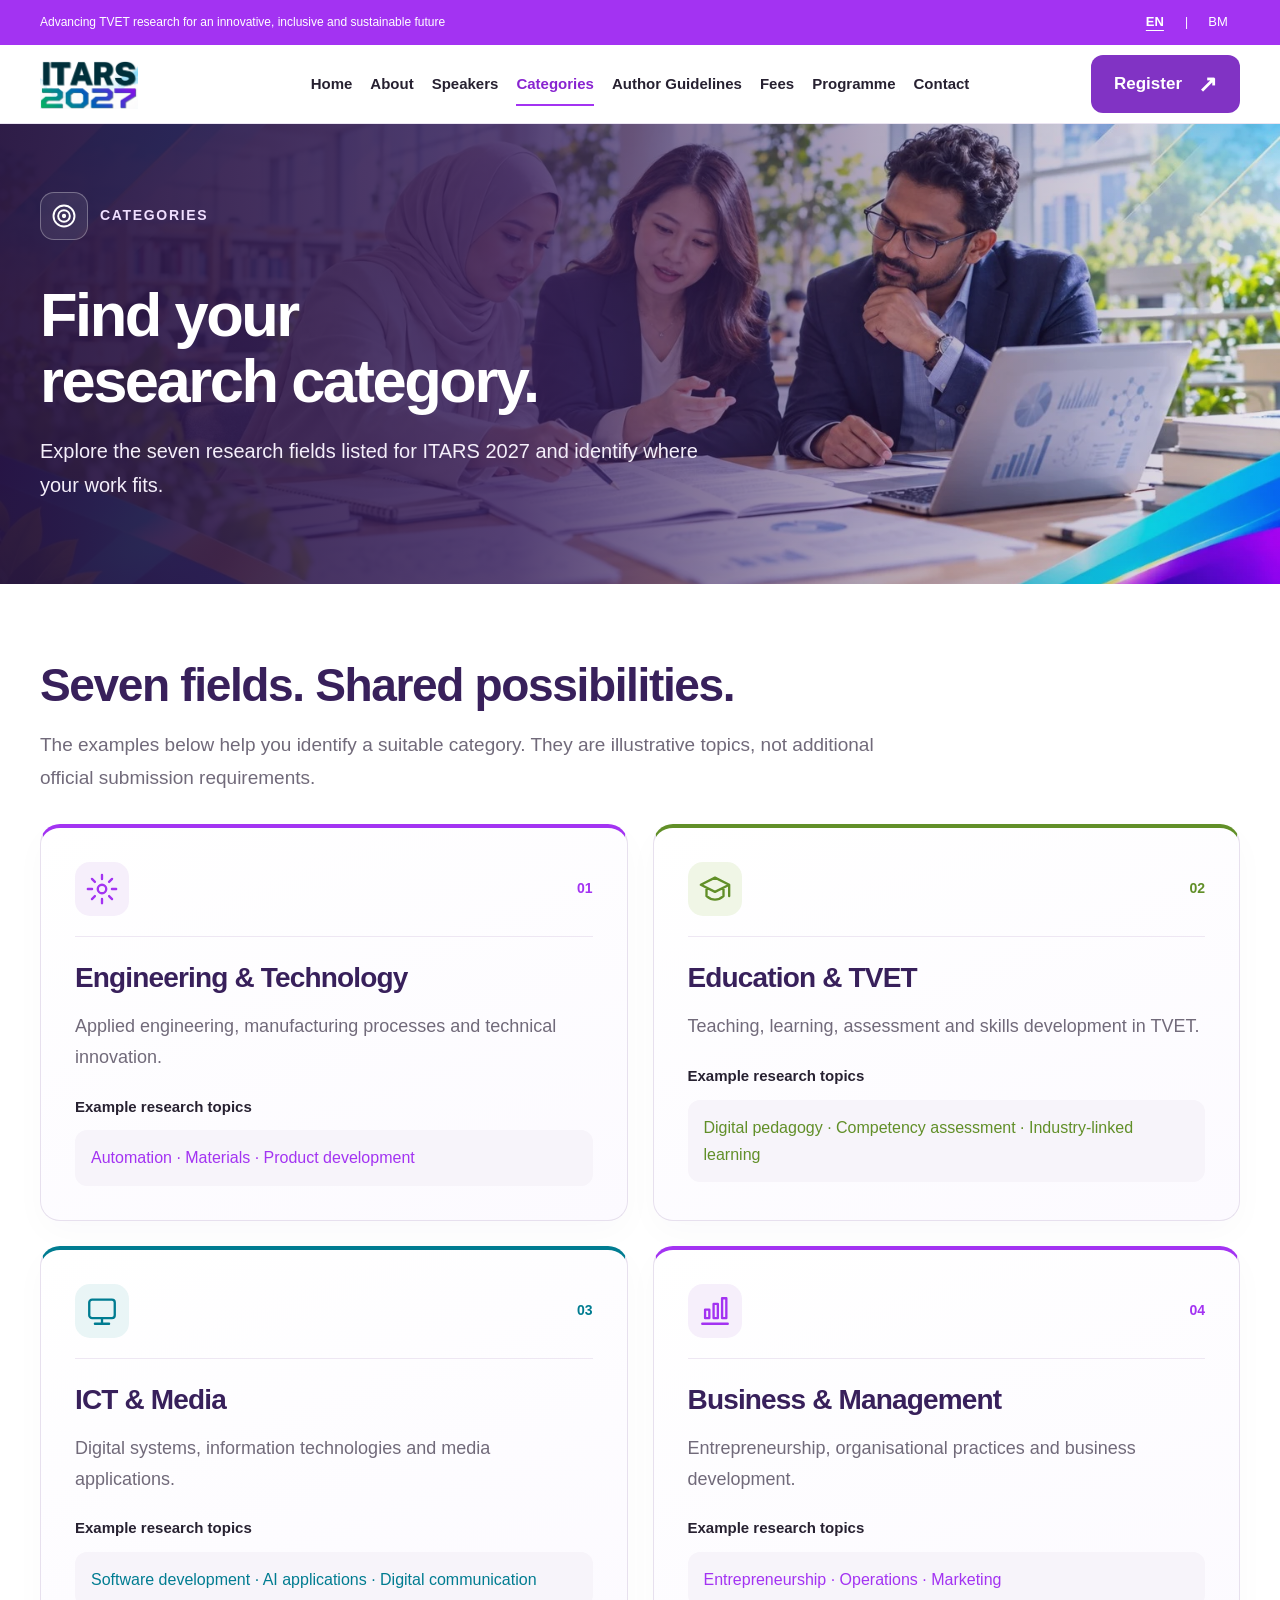
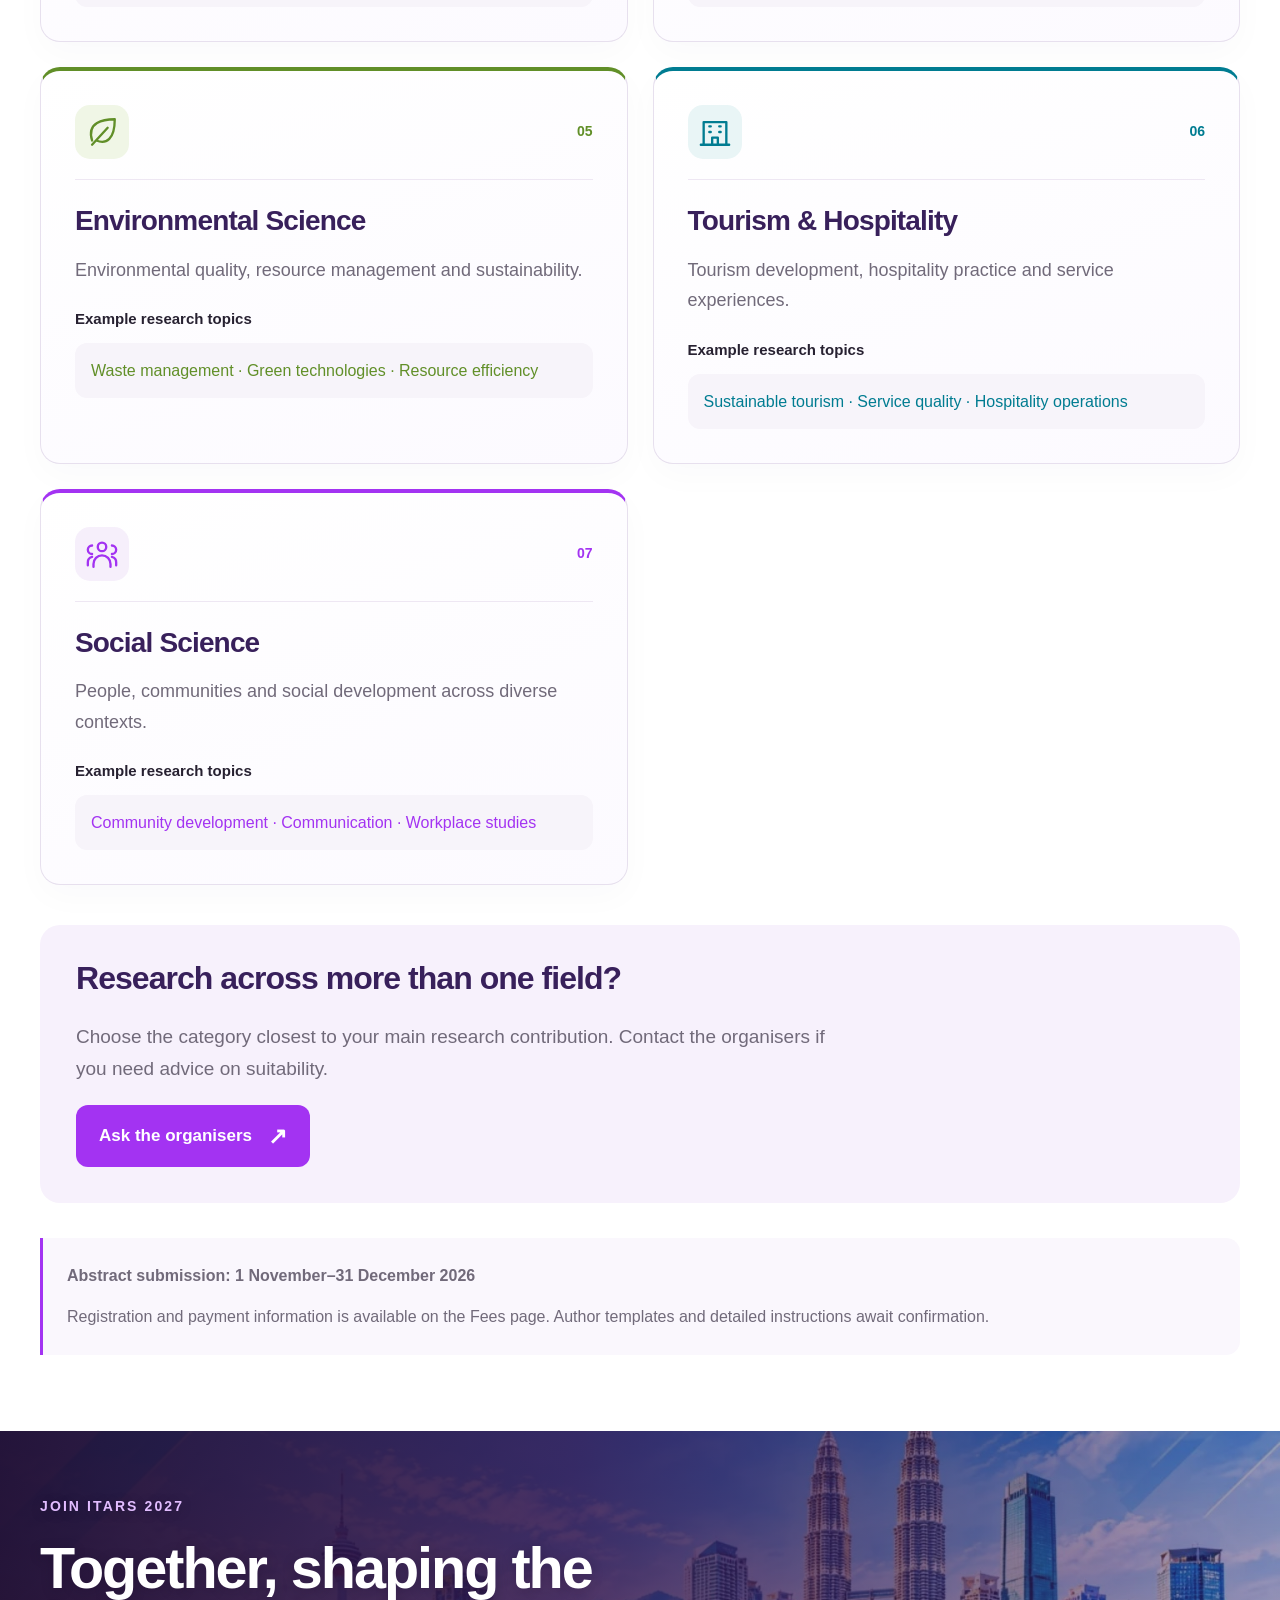
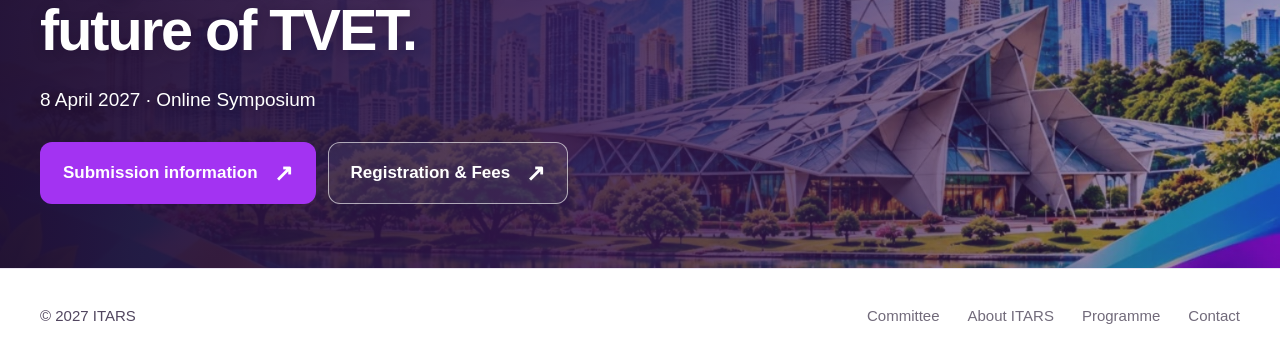
<file: categories.html>
<!doctype html>
<html lang="en">
<head>
<meta charset="utf-8">
<meta name="viewport" content="width=device-width,initial-scale=1">
<title>Research Categories | ITARS 2027</title>
<meta name="description" content="Explore seven ITARS 2027 research categories across engineering, TVET, ICT, business, environment, tourism and social science.">
<meta name="theme-color" content="#a333f2">
<link rel="icon" href="assets/icons/online-badge.svg" type="image/svg+xml">
<link rel="stylesheet" href="assets/css/style.css?v=20261026-icons3">
<script src="assets/js/translations.js" defer></script>
<script src="assets/js/site.js?v=20261026-icons3" defer></script>
<meta property="og:title" content="Research Categories | ITARS 2027"><meta property="og:description" content="Explore seven ITARS 2027 research categories across engineering, TVET, ICT, business, environment, tourism and social science."><meta property="og:type" content="website"></head>
<body class="inner-page categories-page">
<svg xmlns="http://www.w3.org/2000/svg" aria-hidden="true" style="position:absolute;width:0;height:0;overflow:hidden"><symbol id="calendar" viewBox="0 0 24 24"><g fill="none" stroke="currentColor" stroke-width="1.65" stroke-linecap="round" stroke-linejoin="round"><rect x="4" y="5" width="16" height="16" rx="2"/><path d="M8 3v4m8-4v4M4 10h16"/></g></symbol><symbol id="online" viewBox="0 0 24 24"><g fill="none" stroke="currentColor" stroke-width="1.65" stroke-linecap="round" stroke-linejoin="round"><rect x="3" y="4" width="18" height="13" rx="2"/><path d="M12 17v4m-5 0h10"/></g></symbol><symbol id="paper" viewBox="0 0 24 24"><g fill="none" stroke="currentColor" stroke-width="1.65" stroke-linecap="round" stroke-linejoin="round"><path d="M6 3h8l4 4v14H6zM14 3v5h4M9 12h6m-6 4h6"/></g></symbol><symbol id="idea" viewBox="0 0 24 24"><g fill="none" stroke="currentColor" stroke-width="1.65" stroke-linecap="round" stroke-linejoin="round"><path d="M9 18h6m-5 3h4M8 14a7 7 0 1 1 8 0l-1 3H9zM12 12V8"/></g></symbol><symbol id="engineering" viewBox="0 0 24 24"><g fill="none" stroke="currentColor" stroke-width="1.65" stroke-linecap="round" stroke-linejoin="round"><path d="m9 3 6 0 1 3 3 1 2 5-2 5-3 1-1 3H9l-1-3-3-1-2-5 2-5 3-1z"/><circle cx="12" cy="12" r="3"/></g></symbol><symbol id="education" viewBox="0 0 24 24"><g fill="none" stroke="currentColor" stroke-width="1.65" stroke-linecap="round" stroke-linejoin="round"><path d="m2 9 10-5 10 5-10 5zM6 11v6q6 5 12 0v-6m4-2v8"/></g></symbol><symbol id="business" viewBox="0 0 24 24"><g fill="none" stroke="currentColor" stroke-width="1.65" stroke-linecap="round" stroke-linejoin="round"><path d="M3 21h18M5 17h3v-6H5zm6 0h3V7h-3zm6 0h3V3h-3z"/></g></symbol><symbol id="environment" viewBox="0 0 24 24"><g fill="none" stroke="currentColor" stroke-width="1.65" stroke-linecap="round" stroke-linejoin="round"><path d="M5 18C1 5 13 3 21 3c0 14-6 18-13 15M5 21 16 9"/></g></symbol><symbol id="tourism" viewBox="0 0 24 24"><g fill="none" stroke="currentColor" stroke-width="1.65" stroke-linecap="round" stroke-linejoin="round"><path d="M4 21V5h16v16M2 21h20M8 8h1m6 0h1m-8 4h1m6 0h1m-6 9v-5h4v5"/></g></symbol><symbol id="social" viewBox="0 0 24 24"><g fill="none" stroke="currentColor" stroke-width="1.65" stroke-linecap="round" stroke-linejoin="round"><circle cx="12" cy="7" r="3"/><path d="M6 21v-2a6 6 0 0 1 12 0v2M5 6a3 3 0 0 0 0 6m14-6a3 3 0 0 1 0 6M2 20v-2a4 4 0 0 1 3-4m17 6v-2a4 4 0 0 0-3-4"/></g></symbol><symbol id="notice" viewBox="0 0 24 24"><g fill="none" stroke="currentColor" stroke-width="1.65" stroke-linecap="round" stroke-linejoin="round"><path d="m3 10 14-5v14L3 14zM7 15l2 6h4l-2-5m9-7 2-2m-2 10 2 2M3 10v4"/></g></symbol><symbol id="menu" viewBox="0 0 24 24"><g fill="none" stroke="currentColor" stroke-width="1.65" stroke-linecap="round" stroke-linejoin="round"><path d="M4 6h16M4 12h16M4 18h16"/></g></symbol><symbol id="mic" viewBox="0 0 24 24"><g fill="none" stroke="currentColor" stroke-width="1.65" stroke-linecap="round" stroke-linejoin="round"><rect x="9" y="3" width="6" height="11" rx="3"/><path d="M5 11a7 7 0 0 0 14 0M12 18v3m-4 0h8"/></g></symbol><symbol id="check" viewBox="0 0 24 24"><g fill="none" stroke="currentColor" stroke-width="1.65" stroke-linecap="round" stroke-linejoin="round"><rect x="4" y="4" width="16" height="16" rx="3"/><path d="m8 12 3 3 5-6"/></g></symbol><symbol id="gear" viewBox="0 0 24 24"><g fill="none" stroke="currentColor" stroke-width="1.65" stroke-linecap="round" stroke-linejoin="round"><circle cx="12" cy="12" r="3"/><path d="M12 2v3m0 14v3M2 12h3m14 0h3M4.9 4.9 7 7m10 10 2.1 2.1M4.9 19.1 7 17M17 7l2.1-2.1"/></g></symbol><symbol id="present" viewBox="0 0 24 24"><g fill="none" stroke="currentColor" stroke-width="1.65" stroke-linecap="round" stroke-linejoin="round"><rect x="3" y="4" width="18" height="12" rx="1.5"/><path d="M12 16v3m-4 2 4-2 4 2M8 12l3-3 2 2 3-3"/></g></symbol><symbol id="book" viewBox="0 0 24 24"><g fill="none" stroke="currentColor" stroke-width="1.65" stroke-linecap="round" stroke-linejoin="round"><path d="M3 5c3-1 6-1 9 1 3-2 6-2 9-1v14c-3-1-6-1-9 1-3-2-6-2-9-1zM12 6v14"/></g></symbol><symbol id="fee" viewBox="0 0 24 24"><g fill="none" stroke="currentColor" stroke-width="1.65" stroke-linecap="round" stroke-linejoin="round"><rect x="3" y="6" width="18" height="12" rx="2"/><circle cx="12" cy="12" r="2.5"/><path d="M6 9v.01M18 15v.01"/></g></symbol><symbol id="phone" viewBox="0 0 24 24"><g fill="none" stroke="currentColor" stroke-width="1.65" stroke-linecap="round" stroke-linejoin="round"><path d="M5 3h4l2 5-2.5 1.5a11 11 0 0 0 6 6L16 13l5 2v4a2 2 0 0 1-2 2A17 17 0 0 1 3 5a2 2 0 0 1 2-2"/></g></symbol><symbol id="globe" viewBox="0 0 24 24"><g fill="none" stroke="currentColor" stroke-width="1.65" stroke-linecap="round" stroke-linejoin="round"><circle cx="12" cy="12" r="9"/><path d="M3 12h18M12 3a14 14 0 0 1 0 18M12 3a14 14 0 0 0 0 18"/></g></symbol><symbol id="target" viewBox="0 0 24 24"><g fill="none" stroke="currentColor" stroke-width="1.65" stroke-linecap="round" stroke-linejoin="round"><circle cx="12" cy="12" r="9"/><circle cx="12" cy="12" r="5"/><circle cx="12" cy="12" r="1"/></g></symbol><symbol id="user" viewBox="0 0 24 24"><g fill="none" stroke="currentColor" stroke-width="1.65" stroke-linecap="round" stroke-linejoin="round"><circle cx="12" cy="8" r="4"/><path d="M4 21a8 8 0 0 1 16 0"/></g></symbol><symbol id="org" viewBox="0 0 24 24"><g fill="none" stroke="currentColor" stroke-width="1.65" stroke-linecap="round" stroke-linejoin="round"><path d="M3 21h18M4 21V10l8-6 8 6v11M9 21v-6h6v6M8 12h.01M16 12h.01"/></g></symbol></svg>
<a class="skip" href="#main"><span data-i18n="skip">Skip to content</span></a>

<!-- ============ SHARED HEADER ============ -->
<header class="site-header">
  <div class="utility"><div class="container utility-inner">
    <span><span data-i18n="utility">Advancing TVET research for an innovative, inclusive and sustainable future</span></span>
    <div class="language-switch" role="group" aria-label="Language"><button type="button" data-lang="en" aria-pressed="true">EN</button><span aria-hidden="true">|</span><button type="button" data-lang="bm" aria-pressed="false">BM</button></div>
  </div></div>
  <div class="nav-shell"><div class="container nav-inner">
    <a href="index.html" class="brand" aria-label="ITARS 2027 Home"><img src="assets/images/itars-logo.webp" alt="ITARS 2027" width="412" height="206"></a>
    <nav class="main-nav" id="main-nav" aria-label="Main navigation"><a href="index.html" data-i18n="navhome">Home</a>
      <a data-i18n="navabout" href="about.html" data-page-link>About</a>
      <a data-i18n="navspeakers" href="speakers.html" data-page-link>Speakers</a>
      <a data-i18n="navpapers" href="categories.html" data-page-link>Categories</a>
      <a data-i18n="navauthors" href="submission.html" data-page-link>Author Guidelines</a>
      <a data-i18n="navfees" href="registration.html" data-page-link>Fees</a>
      <a data-i18n="navprogramme" href="programme.html" data-page-link>Programme</a>
      <a data-i18n="navcontact" href="contact.html" data-page-link>Contact</a>
    </nav>
    <div class="nav-actions">
      <a data-i18n="register" href="https://cmt3.research.microsoft.com/User/Login?ReturnUrl=%2FITARS2026" class="button teal nav-register" target="_blank" rel="noopener">Register</a>
      <button class="menu-toggle" type="button" aria-controls="main-nav" aria-expanded="false" aria-label="Open menu"><svg class="icon" aria-hidden="true"><use href="#menu"></use></svg><span data-i18n="menutext">Menu</span></button>
    </div>
  </div></div>
</header>

<main id="main"><section class="has-explicit-hero categories-hero"><img class="page-hero-image" decoding="async" src="assets/images/papers-hero.webp" alt="" width="1536" height="698" fetchpriority="high" aria-hidden="true"><div class="container"><p class="eyebrow hero-section-label"><svg class="icon" aria-hidden="true" viewBox="0 0 24 24" width="46" height="46" focusable="false"><g fill="none" stroke="currentColor" stroke-width="1.65" stroke-linecap="round" stroke-linejoin="round"><circle cx="12" cy="12" r="9"/><circle cx="12" cy="12" r="5"/><circle cx="12" cy="12" r="1"/></g></svg><span data-i18n="navpapers">Categories</span></p><h1 data-i18n="catheading">Find your research category.</h1><p data-i18n="catlead"></p></div></section><section class="section"><div class="container"><h2 data-i18n="catintro"></h2><p class="section-intro" data-i18n="catnote"></p><div class="category-grid"><article class="category-card reveal" id="category-1"><div class="category-top"><svg class="icon" aria-hidden="true"><use href="#gear"></use></svg><span>01</span></div><h2 data-i18n="cat1title">Engineering & Technology</h2><p data-i18n="cat1desc">Applied engineering, manufacturing processes and technical innovation.</p><h3 data-i18n="catexamples">Example research topics</h3><p class="category-topics" data-i18n="cat1topics">Automation · Materials · Product development</p></article><article class="category-card reveal" id="category-2"><div class="category-top"><svg class="icon" aria-hidden="true"><use href="#education"></use></svg><span>02</span></div><h2 data-i18n="cat2title">Education & TVET</h2><p data-i18n="cat2desc">Teaching, learning, assessment and skills development in TVET.</p><h3 data-i18n="catexamples">Example research topics</h3><p class="category-topics" data-i18n="cat2topics">Digital pedagogy · Competency assessment · Industry-linked learning</p></article><article class="category-card reveal" id="category-3"><div class="category-top"><svg class="icon" aria-hidden="true"><use href="#online"></use></svg><span>03</span></div><h2 data-i18n="cat3title">ICT & Media</h2><p data-i18n="cat3desc">Digital systems, information technologies and media applications.</p><h3 data-i18n="catexamples">Example research topics</h3><p class="category-topics" data-i18n="cat3topics">Software development · AI applications · Digital communication</p></article><article class="category-card reveal" id="category-4"><div class="category-top"><svg class="icon" aria-hidden="true"><use href="#business"></use></svg><span>04</span></div><h2 data-i18n="cat4title">Business & Management</h2><p data-i18n="cat4desc">Entrepreneurship, organisational practices and business development.</p><h3 data-i18n="catexamples">Example research topics</h3><p class="category-topics" data-i18n="cat4topics">Entrepreneurship · Operations · Marketing</p></article><article class="category-card reveal" id="category-5"><div class="category-top"><svg class="icon" aria-hidden="true"><use href="#environment"></use></svg><span>05</span></div><h2 data-i18n="cat5title">Environmental Science</h2><p data-i18n="cat5desc">Environmental quality, resource management and sustainability.</p><h3 data-i18n="catexamples">Example research topics</h3><p class="category-topics" data-i18n="cat5topics">Waste management · Green technologies · Resource efficiency</p></article><article class="category-card reveal" id="category-6"><div class="category-top"><svg class="icon" aria-hidden="true"><use href="#tourism"></use></svg><span>06</span></div><h2 data-i18n="cat6title">Tourism & Hospitality</h2><p data-i18n="cat6desc">Tourism development, hospitality practice and service experiences.</p><h3 data-i18n="catexamples">Example research topics</h3><p class="category-topics" data-i18n="cat6topics">Sustainable tourism · Service quality · Hospitality operations</p></article><article class="category-card reveal" id="category-7"><div class="category-top"><svg class="icon" aria-hidden="true"><use href="#social"></use></svg><span>07</span></div><h2 data-i18n="cat7title">Social Science</h2><p data-i18n="cat7desc">People, communities and social development across diverse contexts.</p><h3 data-i18n="catexamples">Example research topics</h3><p class="category-topics" data-i18n="cat7topics">Community development · Communication · Workplace studies</p></article></div><div class="category-help"><h2 data-i18n="cathelp"></h2><p data-i18n="cathelpcopy"></p><a class="button teal" href="tel:+60127899131" data-i18n="catcontact">Ask the organisers</a></div><aside class="profile-note"><strong data-i18n="catdates"></strong><p data-i18n="catpending"></p></aside></div></section><section class="cta">
  <div class="container cta-inner">
    <div class="cta-copy"><p class="cta-kicker" data-i18n="ctakicker">JOIN ITARS 2027</p><h2 data-i18n="ctaheadline">Together, shaping the future of TVET.</h2><p><span data-i18n="ctadate">8 April 2027 · Online Symposium</span></p></div>
    <div class="button-row">
      <a data-i18n="ctasubmit" href="submission.html" class="button gold" data-page-link>Submit Abstract</a>
      <a data-i18n="ctareg" href="registration.html" class="button outline" data-page-link>Registration &amp; Fees</a>
    </div>
  </div>
</section></main>

<!-- ============ SHARED FOOTER ============ -->
<footer class="site-footer"><div class="container footer-inner"><small>© 2027 ITARS</small><nav aria-label="Footer navigation"><a href="committee.html" data-i18n="committee">Committee</a><a data-i18n="footabout" href="about.html" data-page-link>About ITARS</a><a data-i18n="footprogramme" href="programme.html" data-page-link>Programme</a><a data-i18n="footcontact" href="contact.html" data-page-link>Contact</a></nav></div></footer>

<dialog id="page-dialog" aria-labelledby="dialog-title"><button class="dialog-close" type="button" aria-label="Close dialog">×</button><p class="eyebrow">ITARS 2027</p><h2 data-i18n="dialogtitle" id="dialog-title">This page is being prepared</h2><p><span data-i18n="dialogcopy">This first release contains the homepage. The selected section will have its own dedicated page. For event information, view the supplied poster or call the organisers.</span></p><div class="dialog-actions"><a class="button teal" href="assets/images/itars-poster.webp"><span data-i18n="viewposter">View event poster</span></a><a href="tel:+60127899131">Tuan Rozila · +60 12-789 9131</a><a href="tel:+60197607001">Dr. Khairunnisa · +60 19-760 7001</a></div></dialog>
</body>
</html>
</file>
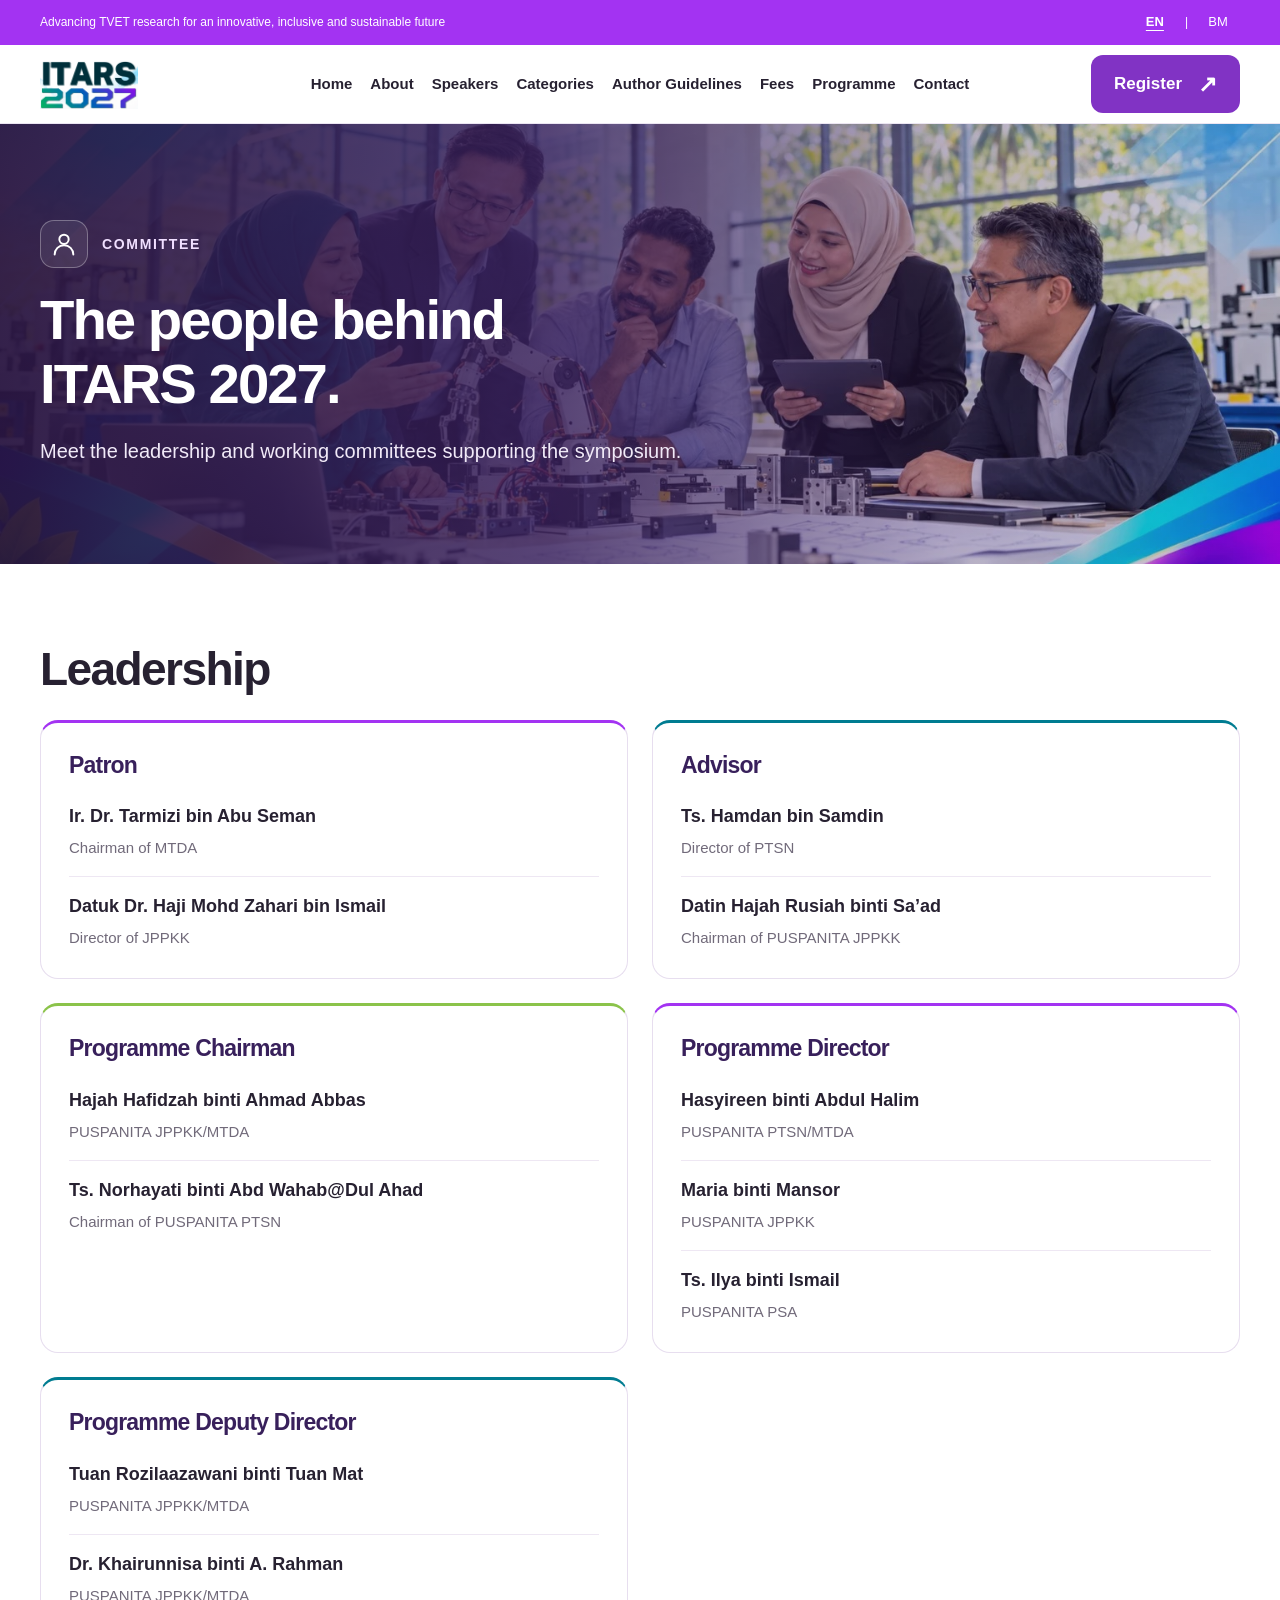
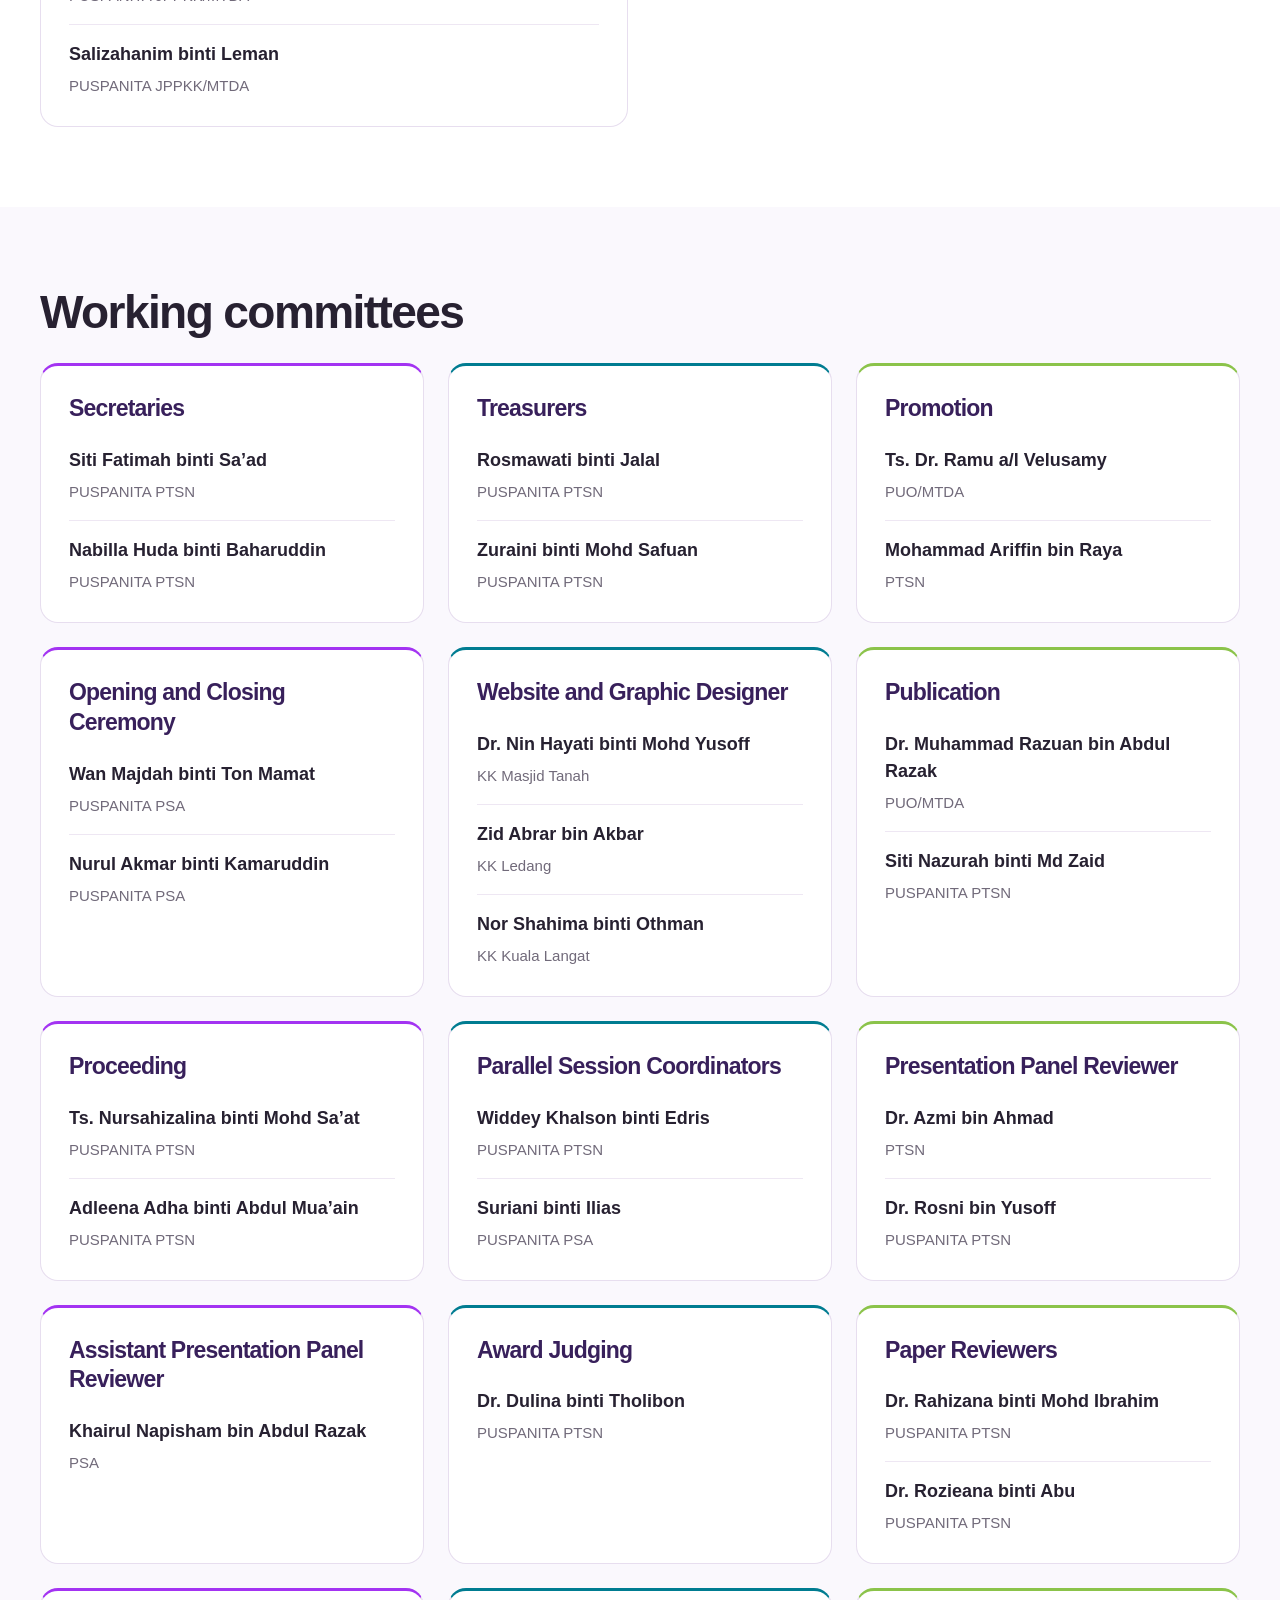
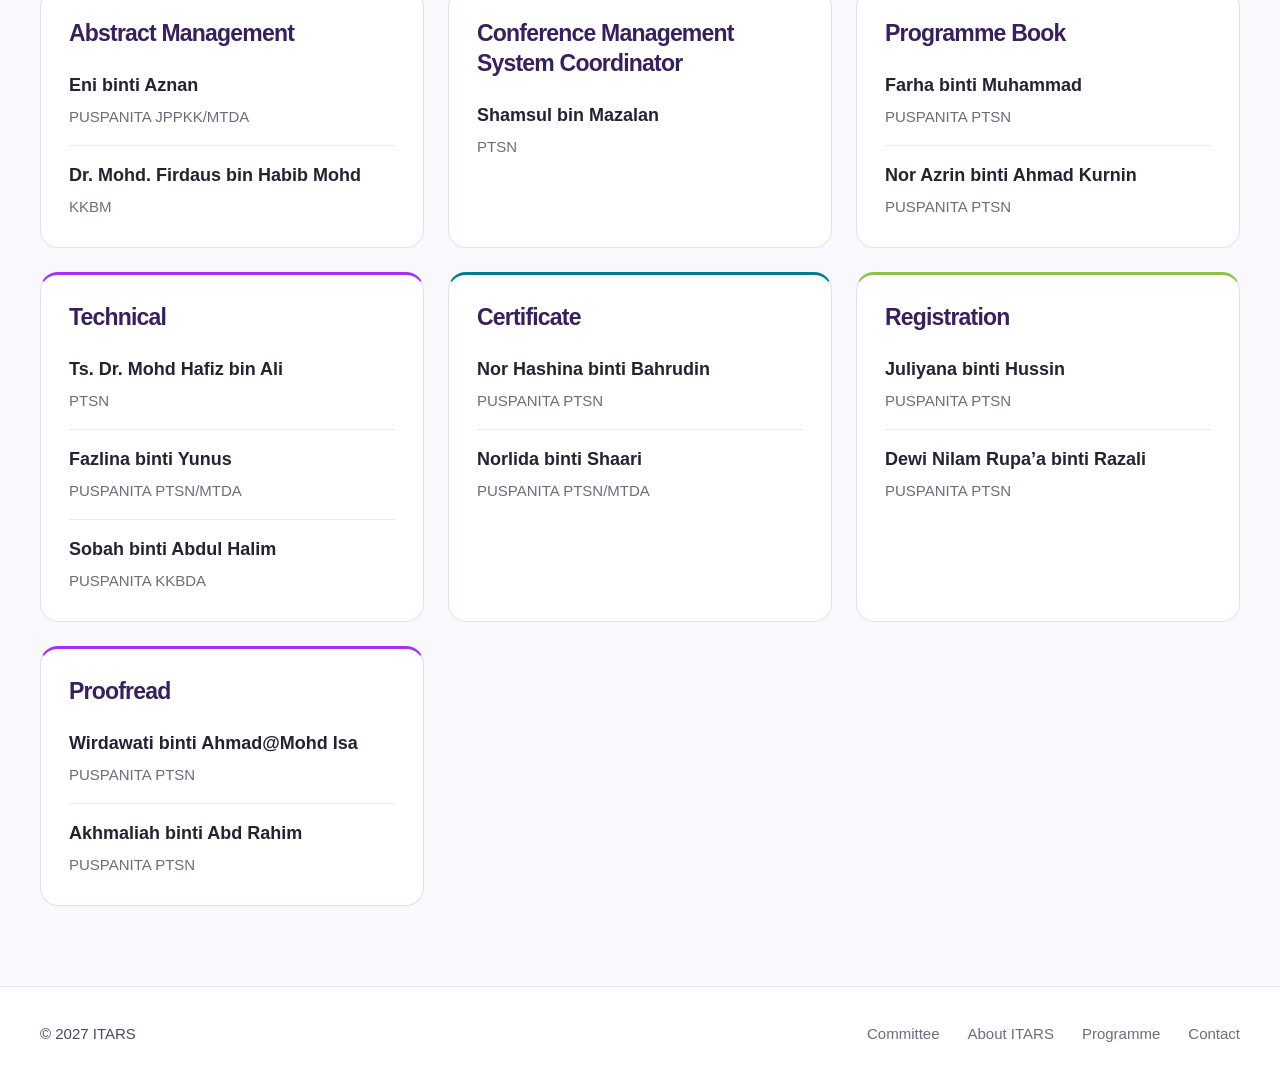
<file: committee.html>
<!doctype html>
<html lang="en">
<head>
<meta charset="utf-8">
<meta name="viewport" content="width=device-width,initial-scale=1">
<title>Organising Committee | ITARS 2027</title>
<meta name="description" content="Discover the background, aims and organisers of the sixth International TVET Academic and Research Symposium.">
<meta name="theme-color" content="#a333f2">
<link rel="icon" href="assets/icons/online-badge.svg" type="image/svg+xml">
<link rel="stylesheet" href="assets/css/style.css?v=20261026-icons3">
<script src="assets/js/translations.js" defer></script>
<script src="assets/js/site.js?v=20261026-icons3" defer></script>
<meta property="og:title" content="About ITARS 2027"><meta property="og:description" content="Discover the background, aims and organisers of the sixth International TVET Academic and Research Symposium."><meta property="og:type" content="website"></head>
<body class="committee-page">
<svg xmlns="http://www.w3.org/2000/svg" aria-hidden="true" style="position:absolute;width:0;height:0;overflow:hidden"><symbol id="calendar" viewBox="0 0 24 24"><g fill="none" stroke="currentColor" stroke-width="1.65" stroke-linecap="round" stroke-linejoin="round"><rect x="4" y="5" width="16" height="16" rx="2"/><path d="M8 3v4m8-4v4M4 10h16"/></g></symbol><symbol id="online" viewBox="0 0 24 24"><g fill="none" stroke="currentColor" stroke-width="1.65" stroke-linecap="round" stroke-linejoin="round"><rect x="3" y="4" width="18" height="13" rx="2"/><path d="M12 17v4m-5 0h10"/></g></symbol><symbol id="paper" viewBox="0 0 24 24"><g fill="none" stroke="currentColor" stroke-width="1.65" stroke-linecap="round" stroke-linejoin="round"><path d="M6 3h8l4 4v14H6zM14 3v5h4M9 12h6m-6 4h6"/></g></symbol><symbol id="idea" viewBox="0 0 24 24"><g fill="none" stroke="currentColor" stroke-width="1.65" stroke-linecap="round" stroke-linejoin="round"><path d="M9 18h6m-5 3h4M8 14a7 7 0 1 1 8 0l-1 3H9zM12 12V8"/></g></symbol><symbol id="engineering" viewBox="0 0 24 24"><g fill="none" stroke="currentColor" stroke-width="1.65" stroke-linecap="round" stroke-linejoin="round"><path d="m9 3 6 0 1 3 3 1 2 5-2 5-3 1-1 3H9l-1-3-3-1-2-5 2-5 3-1z"/><circle cx="12" cy="12" r="3"/></g></symbol><symbol id="education" viewBox="0 0 24 24"><g fill="none" stroke="currentColor" stroke-width="1.65" stroke-linecap="round" stroke-linejoin="round"><path d="m2 9 10-5 10 5-10 5zM6 11v6q6 5 12 0v-6m4-2v8"/></g></symbol><symbol id="business" viewBox="0 0 24 24"><g fill="none" stroke="currentColor" stroke-width="1.65" stroke-linecap="round" stroke-linejoin="round"><path d="M3 21h18M5 17h3v-6H5zm6 0h3V7h-3zm6 0h3V3h-3z"/></g></symbol><symbol id="environment" viewBox="0 0 24 24"><g fill="none" stroke="currentColor" stroke-width="1.65" stroke-linecap="round" stroke-linejoin="round"><path d="M5 18C1 5 13 3 21 3c0 14-6 18-13 15M5 21 16 9"/></g></symbol><symbol id="tourism" viewBox="0 0 24 24"><g fill="none" stroke="currentColor" stroke-width="1.65" stroke-linecap="round" stroke-linejoin="round"><path d="M4 21V5h16v16M2 21h20M8 8h1m6 0h1m-8 4h1m6 0h1m-6 9v-5h4v5"/></g></symbol><symbol id="social" viewBox="0 0 24 24"><g fill="none" stroke="currentColor" stroke-width="1.65" stroke-linecap="round" stroke-linejoin="round"><circle cx="12" cy="7" r="3"/><path d="M6 21v-2a6 6 0 0 1 12 0v2M5 6a3 3 0 0 0 0 6m14-6a3 3 0 0 1 0 6M2 20v-2a4 4 0 0 1 3-4m17 6v-2a4 4 0 0 0-3-4"/></g></symbol><symbol id="notice" viewBox="0 0 24 24"><g fill="none" stroke="currentColor" stroke-width="1.65" stroke-linecap="round" stroke-linejoin="round"><path d="m3 10 14-5v14L3 14zM7 15l2 6h4l-2-5m9-7 2-2m-2 10 2 2M3 10v4"/></g></symbol><symbol id="menu" viewBox="0 0 24 24"><g fill="none" stroke="currentColor" stroke-width="1.65" stroke-linecap="round" stroke-linejoin="round"><path d="M4 6h16M4 12h16M4 18h16"/></g></symbol><symbol id="mic" viewBox="0 0 24 24"><g fill="none" stroke="currentColor" stroke-width="1.65" stroke-linecap="round" stroke-linejoin="round"><rect x="9" y="3" width="6" height="11" rx="3"/><path d="M5 11a7 7 0 0 0 14 0M12 18v3m-4 0h8"/></g></symbol><symbol id="check" viewBox="0 0 24 24"><g fill="none" stroke="currentColor" stroke-width="1.65" stroke-linecap="round" stroke-linejoin="round"><rect x="4" y="4" width="16" height="16" rx="3"/><path d="m8 12 3 3 5-6"/></g></symbol><symbol id="gear" viewBox="0 0 24 24"><g fill="none" stroke="currentColor" stroke-width="1.65" stroke-linecap="round" stroke-linejoin="round"><circle cx="12" cy="12" r="3"/><path d="M12 2v3m0 14v3M2 12h3m14 0h3M4.9 4.9 7 7m10 10 2.1 2.1M4.9 19.1 7 17M17 7l2.1-2.1"/></g></symbol><symbol id="present" viewBox="0 0 24 24"><g fill="none" stroke="currentColor" stroke-width="1.65" stroke-linecap="round" stroke-linejoin="round"><rect x="3" y="4" width="18" height="12" rx="1.5"/><path d="M12 16v3m-4 2 4-2 4 2M8 12l3-3 2 2 3-3"/></g></symbol><symbol id="book" viewBox="0 0 24 24"><g fill="none" stroke="currentColor" stroke-width="1.65" stroke-linecap="round" stroke-linejoin="round"><path d="M3 5c3-1 6-1 9 1 3-2 6-2 9-1v14c-3-1-6-1-9 1-3-2-6-2-9-1zM12 6v14"/></g></symbol><symbol id="fee" viewBox="0 0 24 24"><g fill="none" stroke="currentColor" stroke-width="1.65" stroke-linecap="round" stroke-linejoin="round"><rect x="3" y="6" width="18" height="12" rx="2"/><circle cx="12" cy="12" r="2.5"/><path d="M6 9v.01M18 15v.01"/></g></symbol><symbol id="phone" viewBox="0 0 24 24"><g fill="none" stroke="currentColor" stroke-width="1.65" stroke-linecap="round" stroke-linejoin="round"><path d="M5 3h4l2 5-2.5 1.5a11 11 0 0 0 6 6L16 13l5 2v4a2 2 0 0 1-2 2A17 17 0 0 1 3 5a2 2 0 0 1 2-2"/></g></symbol><symbol id="globe" viewBox="0 0 24 24"><g fill="none" stroke="currentColor" stroke-width="1.65" stroke-linecap="round" stroke-linejoin="round"><circle cx="12" cy="12" r="9"/><path d="M3 12h18M12 3a14 14 0 0 1 0 18M12 3a14 14 0 0 0 0 18"/></g></symbol><symbol id="target" viewBox="0 0 24 24"><g fill="none" stroke="currentColor" stroke-width="1.65" stroke-linecap="round" stroke-linejoin="round"><circle cx="12" cy="12" r="9"/><circle cx="12" cy="12" r="5"/><circle cx="12" cy="12" r="1"/></g></symbol><symbol id="user" viewBox="0 0 24 24"><g fill="none" stroke="currentColor" stroke-width="1.65" stroke-linecap="round" stroke-linejoin="round"><circle cx="12" cy="8" r="4"/><path d="M4 21a8 8 0 0 1 16 0"/></g></symbol><symbol id="org" viewBox="0 0 24 24"><g fill="none" stroke="currentColor" stroke-width="1.65" stroke-linecap="round" stroke-linejoin="round"><path d="M3 21h18M4 21V10l8-6 8 6v11M9 21v-6h6v6M8 12h.01M16 12h.01"/></g></symbol></svg>
<a class="skip" href="#main"><span data-i18n="skip">Skip to content</span></a>

<!-- ============ SHARED HEADER ============ -->
<header class="site-header">
  <div class="utility"><div class="container utility-inner">
    <span><span data-i18n="utility">Advancing TVET research for an innovative, inclusive and sustainable future</span></span>
    <div class="language-switch" role="group" aria-label="Language"><button type="button" data-lang="en" aria-pressed="true">EN</button><span aria-hidden="true">|</span><button type="button" data-lang="bm" aria-pressed="false">BM</button></div>
  </div></div>
  <div class="nav-shell"><div class="container nav-inner">
    <a href="index.html" class="brand" aria-label="ITARS 2027 Home"><img src="assets/images/itars-logo.webp" alt="ITARS 2027" width="412" height="206"></a>
    <nav class="main-nav" id="main-nav" aria-label="Main navigation"><a href="index.html" data-i18n="navhome">Home</a>
      <a data-i18n="navabout" href="about.html" data-page-link>About</a>
      <a data-i18n="navspeakers" href="speakers.html" data-page-link>Speakers</a>
      <a data-i18n="navpapers" href="categories.html" data-page-link>Categories</a>
      <a data-i18n="navauthors" href="submission.html" data-page-link>Author Guidelines</a>
      <a data-i18n="navfees" href="registration.html" data-page-link>Fees</a>
      <a data-i18n="navprogramme" href="programme.html" data-page-link>Programme</a>
      <a data-i18n="navcontact" href="contact.html" data-page-link>Contact</a>
    </nav>
    <div class="nav-actions">
      <a data-i18n="register" href="https://cmt3.research.microsoft.com/User/Login?ReturnUrl=%2FITARS2026" class="button teal nav-register" target="_blank" rel="noopener">Register</a>
      <button class="menu-toggle" type="button" aria-controls="main-nav" aria-expanded="false" aria-label="Open menu"><svg class="icon" aria-hidden="true"><use href="#menu"></use></svg><span data-i18n="menutext">Menu</span></button>
    </div>
  </div></div>
</header>

<main id="main"><section class="inner-hero has-explicit-hero committee-hero"><img class="page-hero-image" decoding="async" src="assets/images/about-hero.webp" alt="" width="1536" height="698" fetchpriority="high" aria-hidden="true"><div class="container"><p class="eyebrow hero-section-label"><svg class="icon" aria-hidden="true" viewBox="0 0 24 24" width="46" height="46" focusable="false"><g fill="none" stroke="currentColor" stroke-width="1.65" stroke-linecap="round" stroke-linejoin="round"><circle cx="12" cy="8" r="4"/><path d="M4 21a8 8 0 0 1 16 0"/></g></svg><span data-i18n="committee">Committee</span></p><h1 data-i18n="committeehero">The people behind ITARS 2027.</h1><p data-i18n="committeelead">Meet the leadership and working committees supporting the symposium.</p></div></section><section class="section"><div class="container"><h2 data-i18n="committeeleaders">Leadership</h2><div class="committee-grid leadership-grid"><article class="committee-card"><h3 data-i18n="commrole0">Patron</h3><ul><li><strong>Ir. Dr. Tarmizi bin Abu Seman</strong><span data-i18n="commaff0_0">Chairman of MTDA</span></li><li><strong>Datuk Dr. Haji Mohd Zahari bin Ismail</strong><span data-i18n="commaff0_1">Director of JPPKK</span></li></ul></article><article class="committee-card"><h3 data-i18n="commrole1">Advisor</h3><ul><li><strong>Ts. Hamdan bin Samdin</strong><span data-i18n="commaff1_0">Director of PTSN</span></li><li><strong>Datin Hajah Rusiah binti Sa’ad</strong><span data-i18n="commaff1_1">Chairman of PUSPANITA JPPKK</span></li></ul></article><article class="committee-card"><h3 data-i18n="commrole2">Programme Chairman</h3><ul><li><strong>Hajah Hafidzah binti Ahmad Abbas</strong><span data-i18n="commaff2_0">PUSPANITA JPPKK/MTDA</span></li><li><strong>Ts. Norhayati binti Abd Wahab@Dul Ahad</strong><span data-i18n="commaff2_1">Chairman of PUSPANITA PTSN</span></li></ul></article><article class="committee-card"><h3 data-i18n="commrole3">Programme Director</h3><ul><li><strong>Hasyireen binti Abdul Halim</strong><span data-i18n="commaff3_0">PUSPANITA PTSN/MTDA</span></li><li><strong>Maria binti Mansor</strong><span data-i18n="commaff3_1">PUSPANITA JPPKK</span></li><li><strong>Ts. Ilya binti Ismail</strong><span data-i18n="commaff3_2">PUSPANITA PSA</span></li></ul></article><article class="committee-card"><h3 data-i18n="commrole4">Programme Deputy Director</h3><ul><li><strong>Tuan Rozilaazawani binti Tuan Mat</strong><span data-i18n="commaff4_0">PUSPANITA JPPKK/MTDA</span></li><li><strong>Dr. Khairunnisa binti A. Rahman</strong><span data-i18n="commaff4_1">PUSPANITA JPPKK/MTDA</span></li><li><strong>Salizahanim binti Leman</strong><span data-i18n="commaff4_2">PUSPANITA JPPKK/MTDA</span></li></ul></article></div></div></section><section class="section soft-section"><div class="container"><h2 data-i18n="committeeteams">Working committees</h2><div class="committee-grid"><article class="committee-card"><h3 data-i18n="commrole5">Secretaries</h3><ul><li><strong>Siti Fatimah binti Sa’ad</strong><span data-i18n="commaff5_0">PUSPANITA PTSN</span></li><li><strong>Nabilla Huda binti Baharuddin</strong><span data-i18n="commaff5_1">PUSPANITA PTSN</span></li></ul></article><article class="committee-card"><h3 data-i18n="commrole6">Treasurers</h3><ul><li><strong>Rosmawati binti Jalal</strong><span data-i18n="commaff6_0">PUSPANITA PTSN</span></li><li><strong>Zuraini binti Mohd Safuan</strong><span data-i18n="commaff6_1">PUSPANITA PTSN</span></li></ul></article><article class="committee-card"><h3 data-i18n="commrole7">Promotion</h3><ul><li><strong>Ts. Dr. Ramu a/l Velusamy</strong><span data-i18n="commaff7_0">PUO/MTDA</span></li><li><strong>Mohammad Ariffin bin Raya</strong><span data-i18n="commaff7_1">PTSN</span></li></ul></article><article class="committee-card"><h3 data-i18n="commrole8">Opening and Closing Ceremony</h3><ul><li><strong>Wan Majdah binti Ton Mamat</strong><span data-i18n="commaff8_0">PUSPANITA PSA</span></li><li><strong>Nurul Akmar binti Kamaruddin</strong><span data-i18n="commaff8_1">PUSPANITA PSA</span></li></ul></article><article class="committee-card"><h3 data-i18n="commrole9">Website and Graphic Designer</h3><ul><li><strong>Dr. Nin Hayati binti Mohd Yusoff</strong><span data-i18n="commaff9_0">KK Masjid Tanah</span></li><li><strong>Zid Abrar bin Akbar</strong><span data-i18n="commaff9_1">KK Ledang</span></li><li><strong>Nor Shahima binti Othman</strong><span data-i18n="commaff9_2">KK Kuala Langat</span></li></ul></article><article class="committee-card"><h3 data-i18n="commrole10">Publication</h3><ul><li><strong>Dr. Muhammad Razuan bin Abdul Razak</strong><span data-i18n="commaff10_0">PUO/MTDA</span></li><li><strong>Siti Nazurah binti Md Zaid</strong><span data-i18n="commaff10_1">PUSPANITA PTSN</span></li></ul></article><article class="committee-card"><h3 data-i18n="commrole11">Proceeding</h3><ul><li><strong>Ts. Nursahizalina binti Mohd Sa’at</strong><span data-i18n="commaff11_0">PUSPANITA PTSN</span></li><li><strong>Adleena Adha binti Abdul Mua’ain</strong><span data-i18n="commaff11_1">PUSPANITA PTSN</span></li></ul></article><article class="committee-card"><h3 data-i18n="commrole12">Parallel Session Coordinators</h3><ul><li><strong>Widdey Khalson binti Edris</strong><span data-i18n="commaff12_0">PUSPANITA PTSN</span></li><li><strong>Suriani binti Ilias</strong><span data-i18n="commaff12_1">PUSPANITA PSA</span></li></ul></article><article class="committee-card"><h3 data-i18n="commrole13">Presentation Panel Reviewer</h3><ul><li><strong>Dr. Azmi bin Ahmad</strong><span data-i18n="commaff13_0">PTSN</span></li><li><strong>Dr. Rosni bin Yusoff</strong><span data-i18n="commaff13_1">PUSPANITA PTSN</span></li></ul></article><article class="committee-card"><h3 data-i18n="commrole14">Assistant Presentation Panel Reviewer</h3><ul><li><strong>Khairul Napisham bin Abdul Razak</strong><span data-i18n="commaff14_0">PSA</span></li></ul></article><article class="committee-card"><h3 data-i18n="commrole15">Award Judging</h3><ul><li><strong>Dr. Dulina binti Tholibon</strong><span data-i18n="commaff15_0">PUSPANITA PTSN</span></li></ul></article><article class="committee-card"><h3 data-i18n="commrole16">Paper Reviewers</h3><ul><li><strong>Dr. Rahizana binti Mohd Ibrahim</strong><span data-i18n="commaff16_0">PUSPANITA PTSN</span></li><li><strong>Dr. Rozieana binti Abu</strong><span data-i18n="commaff16_1">PUSPANITA PTSN</span></li></ul></article><article class="committee-card"><h3 data-i18n="commrole17">Abstract Management</h3><ul><li><strong>Eni binti Aznan</strong><span data-i18n="commaff17_0">PUSPANITA JPPKK/MTDA</span></li><li><strong>Dr. Mohd. Firdaus bin Habib Mohd</strong><span data-i18n="commaff17_1">KKBM</span></li></ul></article><article class="committee-card"><h3 data-i18n="commrole18">Conference Management System Coordinator</h3><ul><li><strong>Shamsul bin Mazalan</strong><span data-i18n="commaff18_0">PTSN</span></li></ul></article><article class="committee-card"><h3 data-i18n="commrole19">Programme Book</h3><ul><li><strong>Farha binti Muhammad</strong><span data-i18n="commaff19_0">PUSPANITA PTSN</span></li><li><strong>Nor Azrin binti Ahmad Kurnin</strong><span data-i18n="commaff19_1">PUSPANITA PTSN</span></li></ul></article><article class="committee-card"><h3 data-i18n="commrole20">Technical</h3><ul><li><strong>Ts. Dr. Mohd Hafiz bin Ali</strong><span data-i18n="commaff20_0">PTSN</span></li><li><strong>Fazlina binti Yunus</strong><span data-i18n="commaff20_1">PUSPANITA PTSN/MTDA</span></li><li><strong>Sobah binti Abdul Halim</strong><span data-i18n="commaff20_2">PUSPANITA KKBDA</span></li></ul></article><article class="committee-card"><h3 data-i18n="commrole21">Certificate</h3><ul><li><strong>Nor Hashina binti Bahrudin</strong><span data-i18n="commaff21_0">PUSPANITA PTSN</span></li><li><strong>Norlida binti Shaari</strong><span data-i18n="commaff21_1">PUSPANITA PTSN/MTDA</span></li></ul></article><article class="committee-card"><h3 data-i18n="commrole22">Registration</h3><ul><li><strong>Juliyana binti Hussin</strong><span data-i18n="commaff22_0">PUSPANITA PTSN</span></li><li><strong>Dewi Nilam Rupa’a binti Razali</strong><span data-i18n="commaff22_1">PUSPANITA PTSN</span></li></ul></article><article class="committee-card"><h3 data-i18n="commrole23">Proofread</h3><ul><li><strong>Wirdawati binti Ahmad@Mohd Isa</strong><span data-i18n="commaff23_0">PUSPANITA PTSN</span></li><li><strong>Akhmaliah binti Abd Rahim</strong><span data-i18n="commaff23_1">PUSPANITA PTSN</span></li></ul></article></div></div></section></main>

<!-- ============ SHARED FOOTER ============ -->
<footer class="site-footer"><div class="container footer-inner"><small>© 2027 ITARS</small><nav aria-label="Footer navigation"><a href="committee.html" data-i18n="committee">Committee</a><a data-i18n="footabout" href="about.html" data-page-link>About ITARS</a><a data-i18n="footprogramme" href="programme.html" data-page-link>Programme</a><a data-i18n="footcontact" href="contact.html" data-page-link>Contact</a></nav></div></footer>

<dialog id="page-dialog" aria-labelledby="dialog-title"><button class="dialog-close" type="button" aria-label="Close dialog">×</button><p class="eyebrow">ITARS 2027</p><h2 data-i18n="dialogtitle" id="dialog-title">This page is being prepared</h2><p><span data-i18n="dialogcopy">This first release contains the homepage. The selected section will have its own dedicated page. For event information, view the supplied poster or call the organisers.</span></p><div class="dialog-actions"><a class="button teal" href="assets/images/itars-poster.webp"><span data-i18n="viewposter">View event poster</span></a><a href="tel:+60127899131">Tuan Rozila · +60 12-789 9131</a><a href="tel:+60197607001">Dr. Khairunnisa · +60 19-760 7001</a></div></dialog>
</body>
</html>
</file>
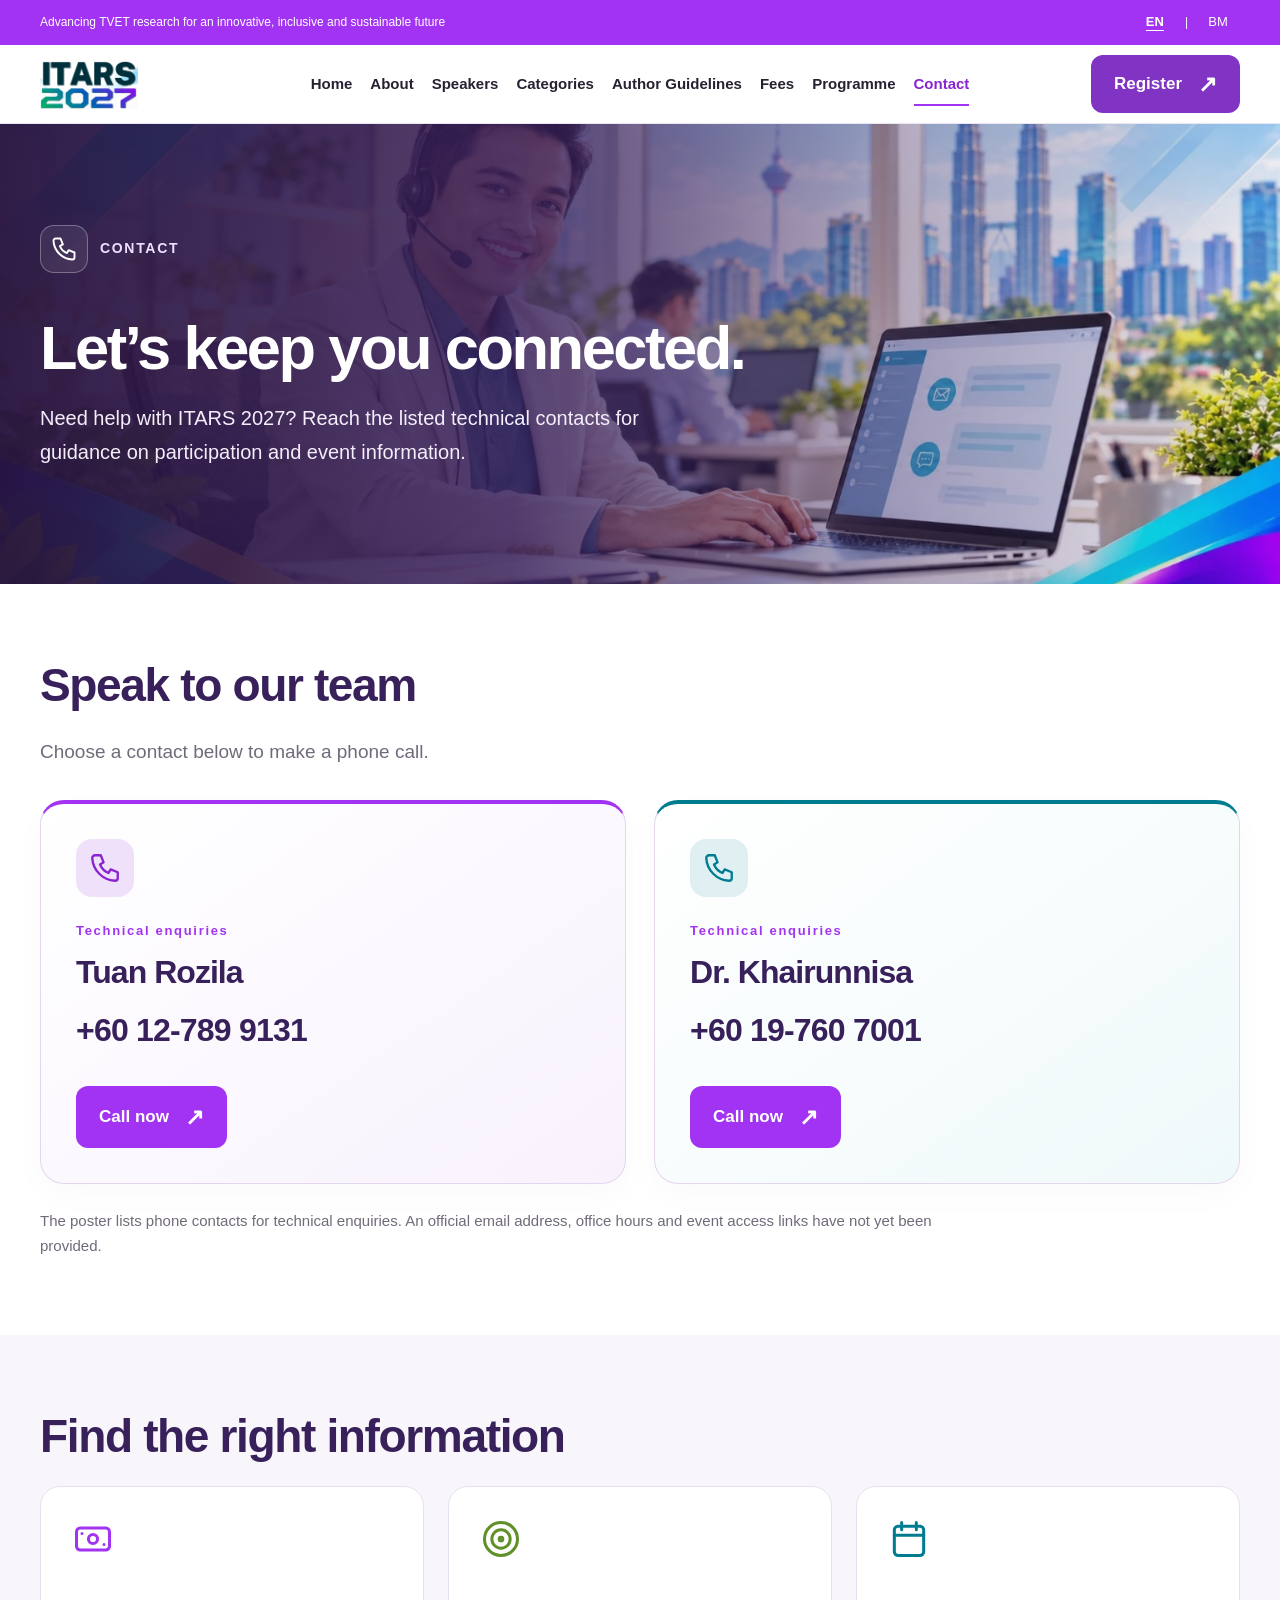
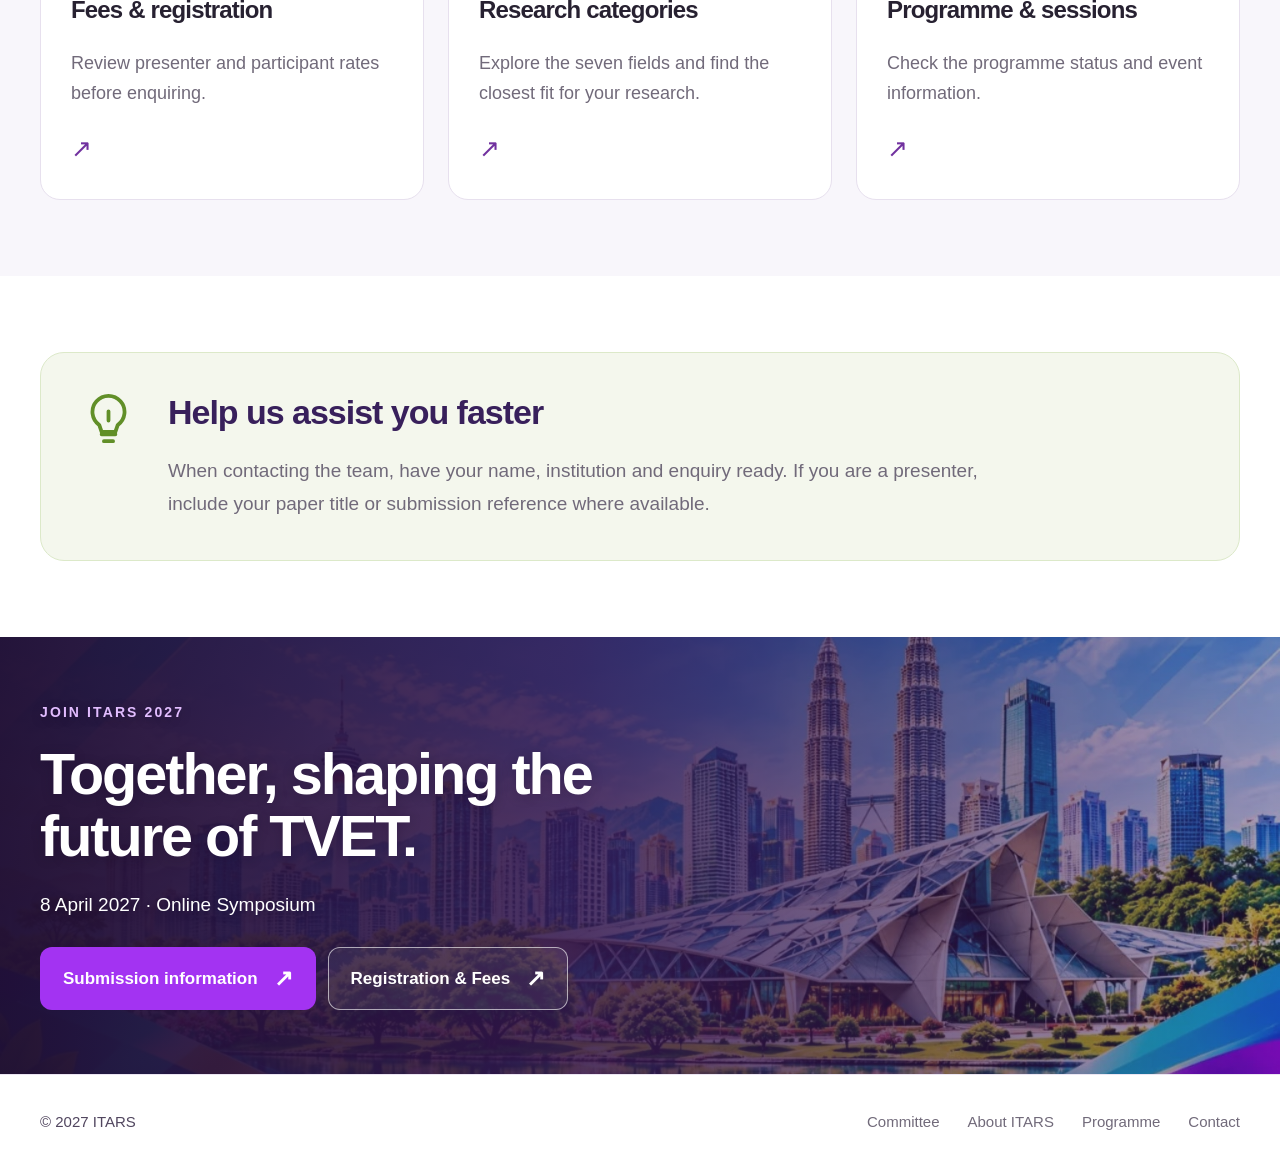
<file: contact.html>
<!doctype html>
<html lang="en">
<head>
<meta charset="utf-8">
<meta name="viewport" content="width=device-width,initial-scale=1">
<title>Contact | ITARS 2027</title>
<meta name="description" content="Contact the ITARS 2027 technical team for enquiries about participation, fees and symposium information.">
<meta name="theme-color" content="#a333f2">
<link rel="icon" href="assets/icons/online-badge.svg" type="image/svg+xml">
<link rel="stylesheet" href="assets/css/style.css?v=20261026-icons3">
<script src="assets/js/translations.js" defer></script>
<script src="assets/js/site.js?v=20261026-icons3" defer></script>
<meta property="og:title" content="Contact | ITARS 2027"><meta property="og:description" content="Contact the ITARS 2027 technical team for enquiries about participation, fees and symposium information."><meta property="og:type" content="website"></head>
<body class="inner-page contact-page">
<svg xmlns="http://www.w3.org/2000/svg" aria-hidden="true" style="position:absolute;width:0;height:0;overflow:hidden"><symbol id="calendar" viewBox="0 0 24 24"><g fill="none" stroke="currentColor" stroke-width="1.65" stroke-linecap="round" stroke-linejoin="round"><rect x="4" y="5" width="16" height="16" rx="2"/><path d="M8 3v4m8-4v4M4 10h16"/></g></symbol><symbol id="online" viewBox="0 0 24 24"><g fill="none" stroke="currentColor" stroke-width="1.65" stroke-linecap="round" stroke-linejoin="round"><rect x="3" y="4" width="18" height="13" rx="2"/><path d="M12 17v4m-5 0h10"/></g></symbol><symbol id="paper" viewBox="0 0 24 24"><g fill="none" stroke="currentColor" stroke-width="1.65" stroke-linecap="round" stroke-linejoin="round"><path d="M6 3h8l4 4v14H6zM14 3v5h4M9 12h6m-6 4h6"/></g></symbol><symbol id="idea" viewBox="0 0 24 24"><g fill="none" stroke="currentColor" stroke-width="1.65" stroke-linecap="round" stroke-linejoin="round"><path d="M9 18h6m-5 3h4M8 14a7 7 0 1 1 8 0l-1 3H9zM12 12V8"/></g></symbol><symbol id="engineering" viewBox="0 0 24 24"><g fill="none" stroke="currentColor" stroke-width="1.65" stroke-linecap="round" stroke-linejoin="round"><path d="m9 3 6 0 1 3 3 1 2 5-2 5-3 1-1 3H9l-1-3-3-1-2-5 2-5 3-1z"/><circle cx="12" cy="12" r="3"/></g></symbol><symbol id="education" viewBox="0 0 24 24"><g fill="none" stroke="currentColor" stroke-width="1.65" stroke-linecap="round" stroke-linejoin="round"><path d="m2 9 10-5 10 5-10 5zM6 11v6q6 5 12 0v-6m4-2v8"/></g></symbol><symbol id="business" viewBox="0 0 24 24"><g fill="none" stroke="currentColor" stroke-width="1.65" stroke-linecap="round" stroke-linejoin="round"><path d="M3 21h18M5 17h3v-6H5zm6 0h3V7h-3zm6 0h3V3h-3z"/></g></symbol><symbol id="environment" viewBox="0 0 24 24"><g fill="none" stroke="currentColor" stroke-width="1.65" stroke-linecap="round" stroke-linejoin="round"><path d="M5 18C1 5 13 3 21 3c0 14-6 18-13 15M5 21 16 9"/></g></symbol><symbol id="tourism" viewBox="0 0 24 24"><g fill="none" stroke="currentColor" stroke-width="1.65" stroke-linecap="round" stroke-linejoin="round"><path d="M4 21V5h16v16M2 21h20M8 8h1m6 0h1m-8 4h1m6 0h1m-6 9v-5h4v5"/></g></symbol><symbol id="social" viewBox="0 0 24 24"><g fill="none" stroke="currentColor" stroke-width="1.65" stroke-linecap="round" stroke-linejoin="round"><circle cx="12" cy="7" r="3"/><path d="M6 21v-2a6 6 0 0 1 12 0v2M5 6a3 3 0 0 0 0 6m14-6a3 3 0 0 1 0 6M2 20v-2a4 4 0 0 1 3-4m17 6v-2a4 4 0 0 0-3-4"/></g></symbol><symbol id="notice" viewBox="0 0 24 24"><g fill="none" stroke="currentColor" stroke-width="1.65" stroke-linecap="round" stroke-linejoin="round"><path d="m3 10 14-5v14L3 14zM7 15l2 6h4l-2-5m9-7 2-2m-2 10 2 2M3 10v4"/></g></symbol><symbol id="menu" viewBox="0 0 24 24"><g fill="none" stroke="currentColor" stroke-width="1.65" stroke-linecap="round" stroke-linejoin="round"><path d="M4 6h16M4 12h16M4 18h16"/></g></symbol><symbol id="mic" viewBox="0 0 24 24"><g fill="none" stroke="currentColor" stroke-width="1.65" stroke-linecap="round" stroke-linejoin="round"><rect x="9" y="3" width="6" height="11" rx="3"/><path d="M5 11a7 7 0 0 0 14 0M12 18v3m-4 0h8"/></g></symbol><symbol id="check" viewBox="0 0 24 24"><g fill="none" stroke="currentColor" stroke-width="1.65" stroke-linecap="round" stroke-linejoin="round"><rect x="4" y="4" width="16" height="16" rx="3"/><path d="m8 12 3 3 5-6"/></g></symbol><symbol id="gear" viewBox="0 0 24 24"><g fill="none" stroke="currentColor" stroke-width="1.65" stroke-linecap="round" stroke-linejoin="round"><circle cx="12" cy="12" r="3"/><path d="M12 2v3m0 14v3M2 12h3m14 0h3M4.9 4.9 7 7m10 10 2.1 2.1M4.9 19.1 7 17M17 7l2.1-2.1"/></g></symbol><symbol id="present" viewBox="0 0 24 24"><g fill="none" stroke="currentColor" stroke-width="1.65" stroke-linecap="round" stroke-linejoin="round"><rect x="3" y="4" width="18" height="12" rx="1.5"/><path d="M12 16v3m-4 2 4-2 4 2M8 12l3-3 2 2 3-3"/></g></symbol><symbol id="book" viewBox="0 0 24 24"><g fill="none" stroke="currentColor" stroke-width="1.65" stroke-linecap="round" stroke-linejoin="round"><path d="M3 5c3-1 6-1 9 1 3-2 6-2 9-1v14c-3-1-6-1-9 1-3-2-6-2-9-1zM12 6v14"/></g></symbol><symbol id="fee" viewBox="0 0 24 24"><g fill="none" stroke="currentColor" stroke-width="1.65" stroke-linecap="round" stroke-linejoin="round"><rect x="3" y="6" width="18" height="12" rx="2"/><circle cx="12" cy="12" r="2.5"/><path d="M6 9v.01M18 15v.01"/></g></symbol><symbol id="phone" viewBox="0 0 24 24"><g fill="none" stroke="currentColor" stroke-width="1.65" stroke-linecap="round" stroke-linejoin="round"><path d="M5 3h4l2 5-2.5 1.5a11 11 0 0 0 6 6L16 13l5 2v4a2 2 0 0 1-2 2A17 17 0 0 1 3 5a2 2 0 0 1 2-2"/></g></symbol><symbol id="globe" viewBox="0 0 24 24"><g fill="none" stroke="currentColor" stroke-width="1.65" stroke-linecap="round" stroke-linejoin="round"><circle cx="12" cy="12" r="9"/><path d="M3 12h18M12 3a14 14 0 0 1 0 18M12 3a14 14 0 0 0 0 18"/></g></symbol><symbol id="target" viewBox="0 0 24 24"><g fill="none" stroke="currentColor" stroke-width="1.65" stroke-linecap="round" stroke-linejoin="round"><circle cx="12" cy="12" r="9"/><circle cx="12" cy="12" r="5"/><circle cx="12" cy="12" r="1"/></g></symbol><symbol id="user" viewBox="0 0 24 24"><g fill="none" stroke="currentColor" stroke-width="1.65" stroke-linecap="round" stroke-linejoin="round"><circle cx="12" cy="8" r="4"/><path d="M4 21a8 8 0 0 1 16 0"/></g></symbol><symbol id="org" viewBox="0 0 24 24"><g fill="none" stroke="currentColor" stroke-width="1.65" stroke-linecap="round" stroke-linejoin="round"><path d="M3 21h18M4 21V10l8-6 8 6v11M9 21v-6h6v6M8 12h.01M16 12h.01"/></g></symbol></svg>
<a class="skip" href="#main"><span data-i18n="skip">Skip to content</span></a>

<!-- ============ SHARED HEADER ============ -->
<header class="site-header">
  <div class="utility"><div class="container utility-inner">
    <span><span data-i18n="utility">Advancing TVET research for an innovative, inclusive and sustainable future</span></span>
    <div class="language-switch" role="group" aria-label="Language"><button type="button" data-lang="en" aria-pressed="true">EN</button><span aria-hidden="true">|</span><button type="button" data-lang="bm" aria-pressed="false">BM</button></div>
  </div></div>
  <div class="nav-shell"><div class="container nav-inner">
    <a href="index.html" class="brand" aria-label="ITARS 2027 Home"><img src="assets/images/itars-logo.webp" alt="ITARS 2027" width="412" height="206"></a>
    <nav class="main-nav" id="main-nav" aria-label="Main navigation"><a href="index.html" data-i18n="navhome">Home</a>
      <a data-i18n="navabout" href="about.html" data-page-link>About</a>
      <a data-i18n="navspeakers" href="speakers.html" data-page-link>Speakers</a>
      <a data-i18n="navpapers" href="categories.html" data-page-link>Categories</a>
      <a data-i18n="navauthors" href="submission.html" data-page-link>Author Guidelines</a>
      <a data-i18n="navfees" href="registration.html" data-page-link>Fees</a>
      <a data-i18n="navprogramme" href="programme.html" data-page-link>Programme</a>
      <a data-i18n="navcontact" href="contact.html" data-page-link>Contact</a>
    </nav>
    <div class="nav-actions">
      <a data-i18n="register" href="https://cmt3.research.microsoft.com/User/Login?ReturnUrl=%2FITARS2026" class="button teal nav-register" target="_blank" rel="noopener">Register</a>
      <button class="menu-toggle" type="button" aria-controls="main-nav" aria-expanded="false" aria-label="Open menu"><svg class="icon" aria-hidden="true"><use href="#menu"></use></svg><span data-i18n="menutext">Menu</span></button>
    </div>
  </div></div>
</header>

<main id="main"><section class="has-explicit-hero inner-hero contact-hero"><img class="page-hero-image" decoding="async" src="assets/images/contact-hero.webp" alt="" width="1536" height="698" fetchpriority="high" aria-hidden="true"><div class="container"><p class="eyebrow hero-section-label"><svg class="icon" aria-hidden="true" viewBox="0 0 24 24" width="46" height="46" focusable="false"><g fill="none" stroke="currentColor" stroke-width="1.65" stroke-linecap="round" stroke-linejoin="round"><path d="M5 3h4l2 5-2.5 1.5a11 11 0 0 0 6 6L16 13l5 2v4a2 2 0 0 1-2 2A17 17 0 0 1 3 5a2 2 0 0 1 2-2"/></g></svg><span data-i18n="navcontact">Contact</span></p><h1 data-i18n="contacthero">Let’s keep you connected.</h1><p data-i18n="contactlead">Need help with ITARS 2027? Reach the listed technical contacts for guidance on participation and event information.</p></div></section><section class="section"><div class="container"><div class="contact-heading"><h2 data-i18n="contacttitle">Speak to our team</h2><p data-i18n="contactintro">Choose a contact below to make a phone call.</p></div><div class="people-contact-grid"><article class="person-contact"><svg class="icon" aria-hidden="true"><use href="#phone"></use></svg><p class="eyebrow" data-i18n="technical">Technical enquiries</p><h2>Tuan Rozila</h2><a class="contact-number" href="tel:+60127899131">+60 12-789 9131</a><a class="button teal" href="tel:+60127899131" data-i18n="callnow">Call now</a></article><article class="person-contact"><svg class="icon" aria-hidden="true"><use href="#phone"></use></svg><p class="eyebrow" data-i18n="technical">Technical enquiries</p><h2>Dr. Khairunnisa</h2><a class="contact-number" href="tel:+60197607001">+60 19-760 7001</a><a class="button teal" href="tel:+60197607001" data-i18n="callnow">Call now</a></article></div><aside class="contact-disclaimer" data-i18n="contactnote">The poster lists phone contacts for technical enquiries. An official email address, office hours and event access links have not yet been provided.</aside></div></section><section class="section soft-section"><div class="container"><h2 data-i18n="contactroutes">Find the right information</h2><div class="route-grid"><a class="route-card" href="registration.html"><svg class="icon" aria-hidden="true"><use href="#fee"></use></svg><h3 data-i18n="contactfee">Fees & registration</h3><p data-i18n="contactfeecopy">Review presenter and participant rates before enquiring.</p><span aria-hidden="true">↗</span></a><a class="route-card" href="categories.html"><svg class="icon" aria-hidden="true"><use href="#target"></use></svg><h3 data-i18n="contactcat">Research categories</h3><p data-i18n="contactcatcopy">Explore the seven fields and find the closest fit for your research.</p><span aria-hidden="true">↗</span></a><a class="route-card" href="programme.html"><svg class="icon" aria-hidden="true"><use href="#calendar"></use></svg><h3 data-i18n="contactprog">Programme & sessions</h3><p data-i18n="contactprogcopy">Check the programme status and event information.</p><span aria-hidden="true">↗</span></a></div></div></section><section class="section"><div class="container help-feature"><svg class="icon" aria-hidden="true"><use href="#idea"></use></svg><div><h2 data-i18n="contactprepare">Help us assist you faster</h2><p data-i18n="contactpreparecopy">When contacting the team, have your name, institution and enquiry ready. If you are a presenter, include your paper title or submission reference where available.</p></div></div></section><section class="cta">
  <div class="container cta-inner">
    <div class="cta-copy"><p class="cta-kicker" data-i18n="ctakicker">JOIN ITARS 2027</p><h2 data-i18n="ctaheadline">Together, shaping the future of TVET.</h2><p><span data-i18n="ctadate">8 April 2027 · Online Symposium</span></p></div>
    <div class="button-row">
      <a data-i18n="ctasubmit" href="submission.html" class="button gold" data-page-link>Submit Abstract</a>
      <a data-i18n="ctareg" href="registration.html" class="button outline" data-page-link>Registration &amp; Fees</a>
    </div>
  </div>
</section></main>

<!-- ============ SHARED FOOTER ============ -->
<footer class="site-footer"><div class="container footer-inner"><small>© 2027 ITARS</small><nav aria-label="Footer navigation"><a href="committee.html" data-i18n="committee">Committee</a><a data-i18n="footabout" href="about.html" data-page-link>About ITARS</a><a data-i18n="footprogramme" href="programme.html" data-page-link>Programme</a><a data-i18n="footcontact" href="contact.html" data-page-link>Contact</a></nav></div></footer>

<dialog id="page-dialog" aria-labelledby="dialog-title"><button class="dialog-close" type="button" aria-label="Close dialog">×</button><p class="eyebrow">ITARS 2027</p><h2 data-i18n="dialogtitle" id="dialog-title">This page is being prepared</h2><p><span data-i18n="dialogcopy">This first release contains the homepage. The selected section will have its own dedicated page. For event information, view the supplied poster or call the organisers.</span></p><div class="dialog-actions"><a class="button teal" href="assets/images/itars-poster.webp"><span data-i18n="viewposter">View event poster</span></a><a href="tel:+60127899131">Tuan Rozila · +60 12-789 9131</a><a href="tel:+60197607001">Dr. Khairunnisa · +60 19-760 7001</a></div></dialog>
</body>
</html>
</file>
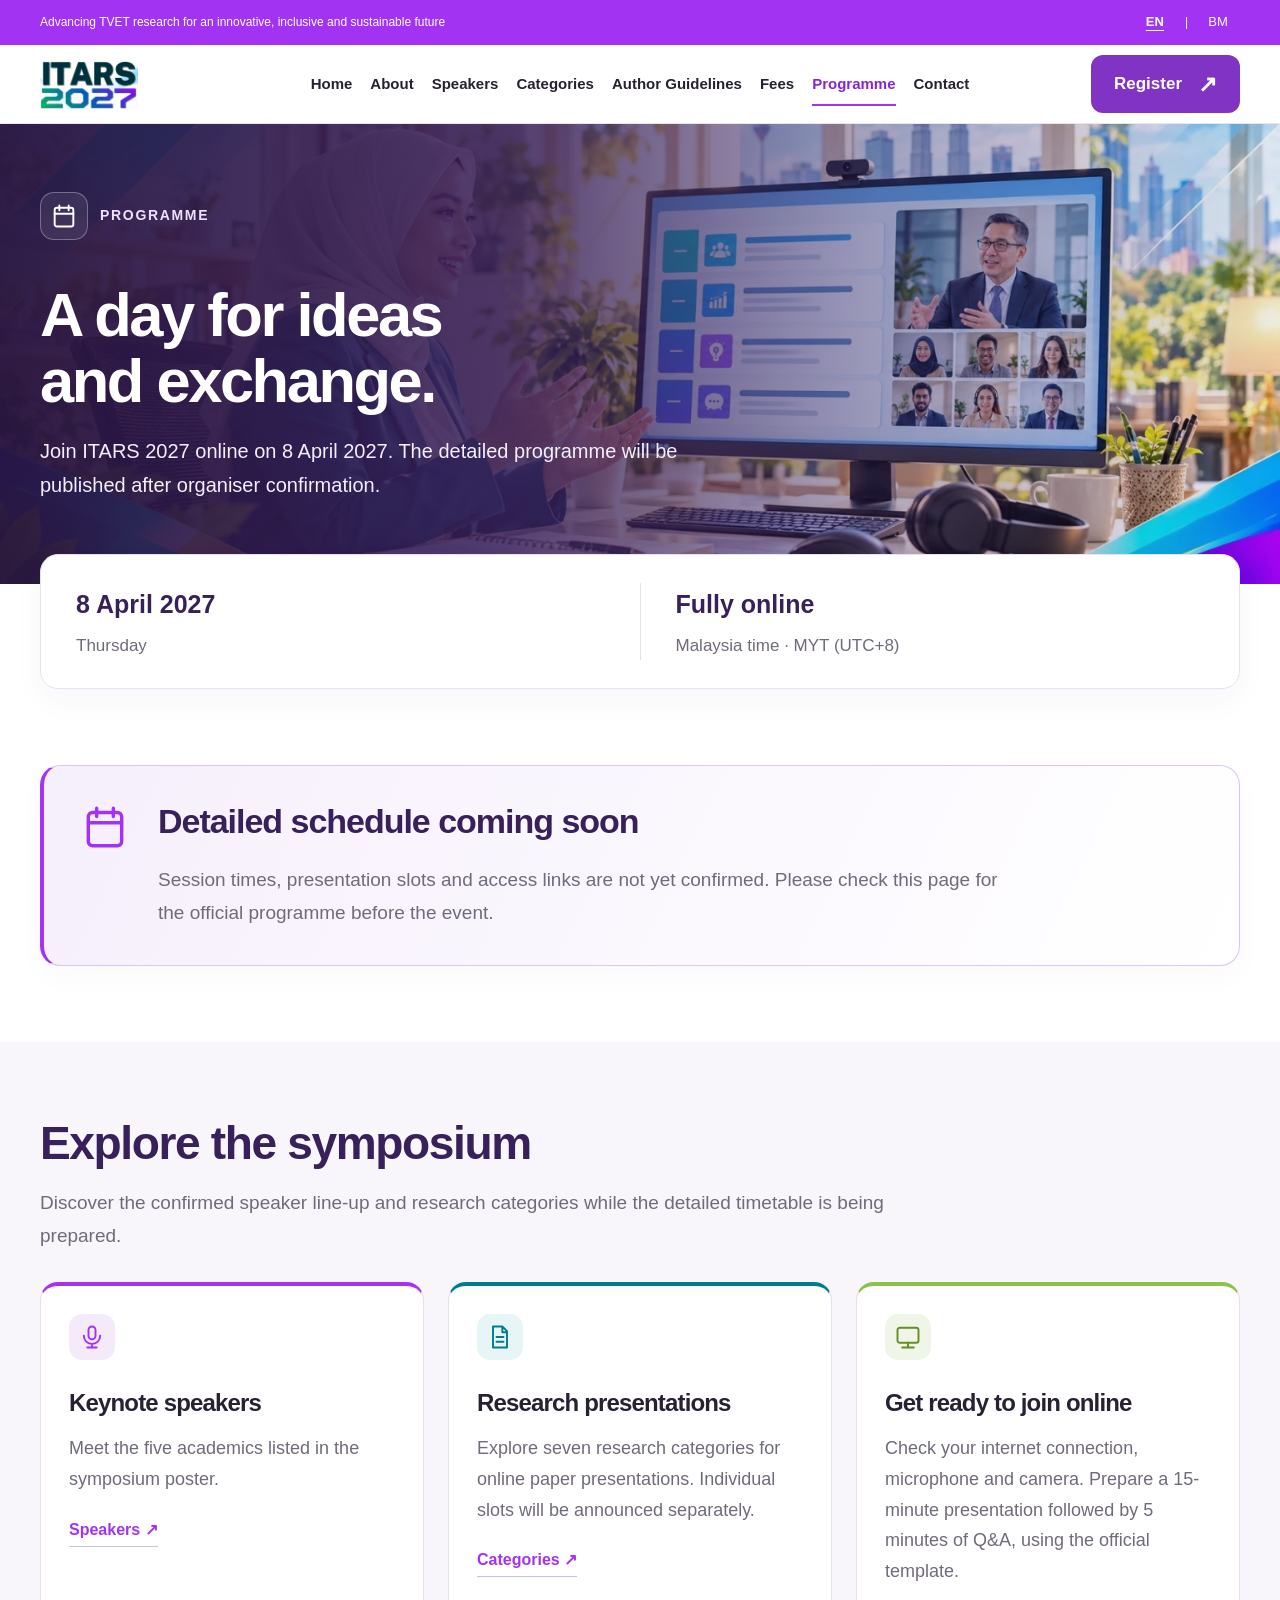
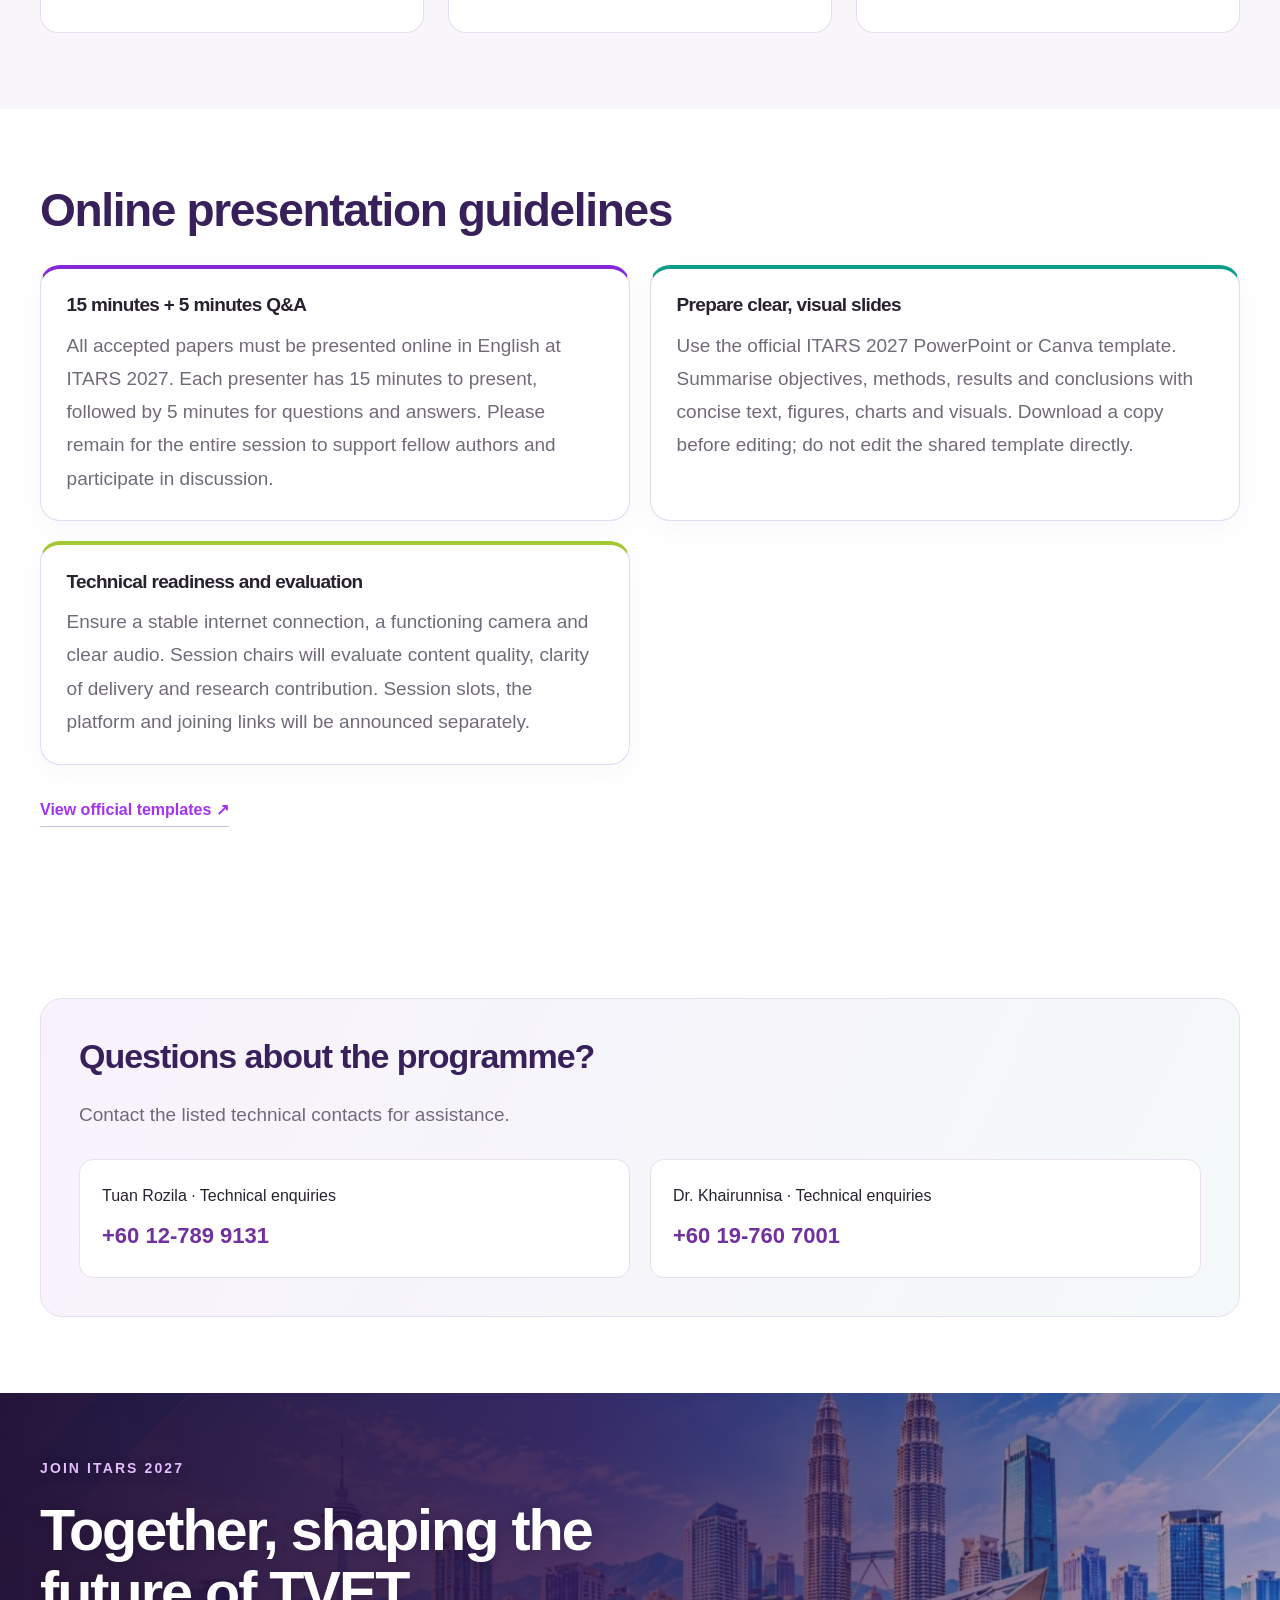
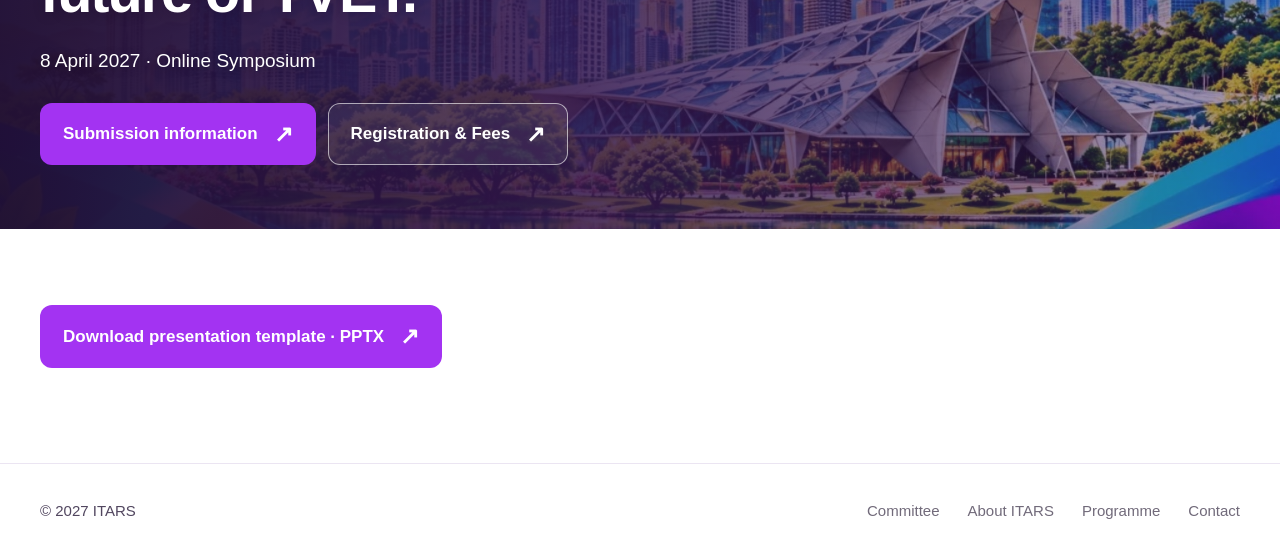
<file: programme.html>
<!doctype html>
<html lang="en">
<head>
<meta charset="utf-8">
<meta name="viewport" content="width=device-width,initial-scale=1">
<title>Programme | ITARS 2027</title>
<meta name="description" content="Check the ITARS 2027 online event date, programme status and participation information.">
<meta name="theme-color" content="#a333f2">
<link rel="icon" href="assets/icons/online-badge.svg" type="image/svg+xml">
<link rel="stylesheet" href="assets/css/style.css?v=20261026-icons3">
<script src="assets/js/translations.js" defer></script>
<script src="assets/js/site.js?v=20261026-icons3" defer></script>
<meta property="og:title" content="Programme | ITARS 2027"><meta property="og:description" content="Check the ITARS 2027 online event date, programme status and participation information."><meta property="og:type" content="website"></head>
<body class="inner-page programme-page">
<svg xmlns="http://www.w3.org/2000/svg" aria-hidden="true" style="position:absolute;width:0;height:0;overflow:hidden"><symbol id="calendar" viewBox="0 0 24 24"><g fill="none" stroke="currentColor" stroke-width="1.65" stroke-linecap="round" stroke-linejoin="round"><rect x="4" y="5" width="16" height="16" rx="2"/><path d="M8 3v4m8-4v4M4 10h16"/></g></symbol><symbol id="online" viewBox="0 0 24 24"><g fill="none" stroke="currentColor" stroke-width="1.65" stroke-linecap="round" stroke-linejoin="round"><rect x="3" y="4" width="18" height="13" rx="2"/><path d="M12 17v4m-5 0h10"/></g></symbol><symbol id="paper" viewBox="0 0 24 24"><g fill="none" stroke="currentColor" stroke-width="1.65" stroke-linecap="round" stroke-linejoin="round"><path d="M6 3h8l4 4v14H6zM14 3v5h4M9 12h6m-6 4h6"/></g></symbol><symbol id="idea" viewBox="0 0 24 24"><g fill="none" stroke="currentColor" stroke-width="1.65" stroke-linecap="round" stroke-linejoin="round"><path d="M9 18h6m-5 3h4M8 14a7 7 0 1 1 8 0l-1 3H9zM12 12V8"/></g></symbol><symbol id="engineering" viewBox="0 0 24 24"><g fill="none" stroke="currentColor" stroke-width="1.65" stroke-linecap="round" stroke-linejoin="round"><path d="m9 3 6 0 1 3 3 1 2 5-2 5-3 1-1 3H9l-1-3-3-1-2-5 2-5 3-1z"/><circle cx="12" cy="12" r="3"/></g></symbol><symbol id="education" viewBox="0 0 24 24"><g fill="none" stroke="currentColor" stroke-width="1.65" stroke-linecap="round" stroke-linejoin="round"><path d="m2 9 10-5 10 5-10 5zM6 11v6q6 5 12 0v-6m4-2v8"/></g></symbol><symbol id="business" viewBox="0 0 24 24"><g fill="none" stroke="currentColor" stroke-width="1.65" stroke-linecap="round" stroke-linejoin="round"><path d="M3 21h18M5 17h3v-6H5zm6 0h3V7h-3zm6 0h3V3h-3z"/></g></symbol><symbol id="environment" viewBox="0 0 24 24"><g fill="none" stroke="currentColor" stroke-width="1.65" stroke-linecap="round" stroke-linejoin="round"><path d="M5 18C1 5 13 3 21 3c0 14-6 18-13 15M5 21 16 9"/></g></symbol><symbol id="tourism" viewBox="0 0 24 24"><g fill="none" stroke="currentColor" stroke-width="1.65" stroke-linecap="round" stroke-linejoin="round"><path d="M4 21V5h16v16M2 21h20M8 8h1m6 0h1m-8 4h1m6 0h1m-6 9v-5h4v5"/></g></symbol><symbol id="social" viewBox="0 0 24 24"><g fill="none" stroke="currentColor" stroke-width="1.65" stroke-linecap="round" stroke-linejoin="round"><circle cx="12" cy="7" r="3"/><path d="M6 21v-2a6 6 0 0 1 12 0v2M5 6a3 3 0 0 0 0 6m14-6a3 3 0 0 1 0 6M2 20v-2a4 4 0 0 1 3-4m17 6v-2a4 4 0 0 0-3-4"/></g></symbol><symbol id="notice" viewBox="0 0 24 24"><g fill="none" stroke="currentColor" stroke-width="1.65" stroke-linecap="round" stroke-linejoin="round"><path d="m3 10 14-5v14L3 14zM7 15l2 6h4l-2-5m9-7 2-2m-2 10 2 2M3 10v4"/></g></symbol><symbol id="menu" viewBox="0 0 24 24"><g fill="none" stroke="currentColor" stroke-width="1.65" stroke-linecap="round" stroke-linejoin="round"><path d="M4 6h16M4 12h16M4 18h16"/></g></symbol><symbol id="mic" viewBox="0 0 24 24"><g fill="none" stroke="currentColor" stroke-width="1.65" stroke-linecap="round" stroke-linejoin="round"><rect x="9" y="3" width="6" height="11" rx="3"/><path d="M5 11a7 7 0 0 0 14 0M12 18v3m-4 0h8"/></g></symbol><symbol id="check" viewBox="0 0 24 24"><g fill="none" stroke="currentColor" stroke-width="1.65" stroke-linecap="round" stroke-linejoin="round"><rect x="4" y="4" width="16" height="16" rx="3"/><path d="m8 12 3 3 5-6"/></g></symbol><symbol id="gear" viewBox="0 0 24 24"><g fill="none" stroke="currentColor" stroke-width="1.65" stroke-linecap="round" stroke-linejoin="round"><circle cx="12" cy="12" r="3"/><path d="M12 2v3m0 14v3M2 12h3m14 0h3M4.9 4.9 7 7m10 10 2.1 2.1M4.9 19.1 7 17M17 7l2.1-2.1"/></g></symbol><symbol id="present" viewBox="0 0 24 24"><g fill="none" stroke="currentColor" stroke-width="1.65" stroke-linecap="round" stroke-linejoin="round"><rect x="3" y="4" width="18" height="12" rx="1.5"/><path d="M12 16v3m-4 2 4-2 4 2M8 12l3-3 2 2 3-3"/></g></symbol><symbol id="book" viewBox="0 0 24 24"><g fill="none" stroke="currentColor" stroke-width="1.65" stroke-linecap="round" stroke-linejoin="round"><path d="M3 5c3-1 6-1 9 1 3-2 6-2 9-1v14c-3-1-6-1-9 1-3-2-6-2-9-1zM12 6v14"/></g></symbol><symbol id="fee" viewBox="0 0 24 24"><g fill="none" stroke="currentColor" stroke-width="1.65" stroke-linecap="round" stroke-linejoin="round"><rect x="3" y="6" width="18" height="12" rx="2"/><circle cx="12" cy="12" r="2.5"/><path d="M6 9v.01M18 15v.01"/></g></symbol><symbol id="phone" viewBox="0 0 24 24"><g fill="none" stroke="currentColor" stroke-width="1.65" stroke-linecap="round" stroke-linejoin="round"><path d="M5 3h4l2 5-2.5 1.5a11 11 0 0 0 6 6L16 13l5 2v4a2 2 0 0 1-2 2A17 17 0 0 1 3 5a2 2 0 0 1 2-2"/></g></symbol><symbol id="globe" viewBox="0 0 24 24"><g fill="none" stroke="currentColor" stroke-width="1.65" stroke-linecap="round" stroke-linejoin="round"><circle cx="12" cy="12" r="9"/><path d="M3 12h18M12 3a14 14 0 0 1 0 18M12 3a14 14 0 0 0 0 18"/></g></symbol><symbol id="target" viewBox="0 0 24 24"><g fill="none" stroke="currentColor" stroke-width="1.65" stroke-linecap="round" stroke-linejoin="round"><circle cx="12" cy="12" r="9"/><circle cx="12" cy="12" r="5"/><circle cx="12" cy="12" r="1"/></g></symbol><symbol id="user" viewBox="0 0 24 24"><g fill="none" stroke="currentColor" stroke-width="1.65" stroke-linecap="round" stroke-linejoin="round"><circle cx="12" cy="8" r="4"/><path d="M4 21a8 8 0 0 1 16 0"/></g></symbol><symbol id="org" viewBox="0 0 24 24"><g fill="none" stroke="currentColor" stroke-width="1.65" stroke-linecap="round" stroke-linejoin="round"><path d="M3 21h18M4 21V10l8-6 8 6v11M9 21v-6h6v6M8 12h.01M16 12h.01"/></g></symbol></svg>
<a class="skip" href="#main"><span data-i18n="skip">Skip to content</span></a>

<!-- ============ SHARED HEADER ============ -->
<header class="site-header">
  <div class="utility"><div class="container utility-inner">
    <span><span data-i18n="utility">Advancing TVET research for an innovative, inclusive and sustainable future</span></span>
    <div class="language-switch" role="group" aria-label="Language"><button type="button" data-lang="en" aria-pressed="true">EN</button><span aria-hidden="true">|</span><button type="button" data-lang="bm" aria-pressed="false">BM</button></div>
  </div></div>
  <div class="nav-shell"><div class="container nav-inner">
    <a href="index.html" class="brand" aria-label="ITARS 2027 Home"><img src="assets/images/itars-logo.webp" alt="ITARS 2027" width="412" height="206"></a>
    <nav class="main-nav" id="main-nav" aria-label="Main navigation"><a href="index.html" data-i18n="navhome">Home</a>
      <a data-i18n="navabout" href="about.html" data-page-link>About</a>
      <a data-i18n="navspeakers" href="speakers.html" data-page-link>Speakers</a>
      <a data-i18n="navpapers" href="categories.html" data-page-link>Categories</a>
      <a data-i18n="navauthors" href="submission.html" data-page-link>Author Guidelines</a>
      <a data-i18n="navfees" href="registration.html" data-page-link>Fees</a>
      <a data-i18n="navprogramme" href="programme.html" data-page-link>Programme</a>
      <a data-i18n="navcontact" href="contact.html" data-page-link>Contact</a>
    </nav>
    <div class="nav-actions">
      <a data-i18n="register" href="https://cmt3.research.microsoft.com/User/Login?ReturnUrl=%2FITARS2026" class="button teal nav-register" target="_blank" rel="noopener">Register</a>
      <button class="menu-toggle" type="button" aria-controls="main-nav" aria-expanded="false" aria-label="Open menu"><svg class="icon" aria-hidden="true"><use href="#menu"></use></svg><span data-i18n="menutext">Menu</span></button>
    </div>
  </div></div>
</header>

<main id="main"><section class="has-explicit-hero inner-hero programme-hero"><img class="page-hero-image" decoding="async" src="assets/images/programme-hero.webp" alt="" width="1536" height="698" fetchpriority="high" aria-hidden="true"><div class="container"><p class="eyebrow hero-section-label"><svg class="icon" aria-hidden="true" viewBox="0 0 24 24" width="46" height="46" focusable="false"><g fill="none" stroke="currentColor" stroke-width="1.65" stroke-linecap="round" stroke-linejoin="round"><rect x="4" y="5" width="16" height="16" rx="2"/><path d="M8 3v4m8-4v4M4 10h16"/></g></svg><span data-i18n="navprogramme">Programme</span></p><h1 data-i18n="proghero">A day for ideas and exchange.</h1><p data-i18n="proglead">Join ITARS 2027 online on 8 April 2027. The detailed programme will be published after organiser confirmation.</p></div></section><section class="programme-summary container"><div><strong data-i18n="progdate">8 April 2027</strong><span data-i18n="progday">Thursday</span></div><div><strong data-i18n="progonline">Fully online</strong><span data-i18n="progtimezone">Malaysia time · MYT (UTC+8)</span></div></section><section class="section"><div class="container"><div class="schedule-notice"><svg class="icon" aria-hidden="true"><use href="#calendar"></use></svg><div><h2 data-i18n="progstatus">Detailed schedule coming soon</h2><p data-i18n="progstatuscopy">Session times, presentation slots and access links are not yet confirmed. Please check this page for the official programme before the event.</p></div></div></div></section><section class="section soft-section"><div class="container"><h2 data-i18n="progexpect">Explore the symposium</h2><p class="section-intro" data-i18n="progexpectcopy">Discover the confirmed speaker line-up and research categories while the detailed timetable is being prepared.</p><div class="programme-cards"><article><svg class="icon" aria-hidden="true"><use href="#mic"></use></svg><h3 data-i18n="progkeynote">Keynote speakers</h3><p data-i18n="progkeynotecopy">Meet the five academics listed in the symposium poster.</p><a class="text-link" href="speakers.html" data-i18n="navspeakers">Speakers</a></article><article><svg class="icon" aria-hidden="true"><use href="#paper"></use></svg><h3 data-i18n="progpresent">Research presentations</h3><p data-i18n="progpresentcopy">Explore seven research categories for online paper presentations. Individual slots will be announced separately.</p><a class="text-link" href="categories.html" data-i18n="navpapers">Categories</a></article><article><svg class="icon" aria-hidden="true"><use href="#online"></use></svg><h3 data-i18n="progprepare">Get ready to join online</h3><p data-i18n="progpreparecopy">Check your internet connection, microphone and camera. Prepare a 15-minute presentation followed by 5 minutes of Q&A, using the official template.</p></article></div></div></section><section class="section" id="presentation-guidelines"><div class="container"><h2><span data-i18n="presentationguide">Online presentation guidelines</span></h2><div class="author-grid"><article class="author-card"><h3><span data-i18n="presentationtime">15 minutes + 5 minutes Q&A</span></h3><p><span data-i18n="presentationtimecopy">All accepted papers must be presented online in English at ITARS 2027. Each presenter has 15 minutes to present, followed by 5 minutes for questions and answers. Please remain for the entire session to support fellow authors and participate in discussion.</span></p></article><article class="author-card"><h3><span data-i18n="presentationslides">Prepare clear, visual slides</span></h3><p><span data-i18n="presentationslidescopy">Use the official ITARS 2027 PowerPoint or Canva template. Summarise objectives, methods, results and conclusions with concise text, figures, charts and visuals. Download a copy before editing; do not edit the shared template directly.</span></p></article><article class="author-card"><h3><span data-i18n="presentationtech">Technical readiness and evaluation</span></h3><p><span data-i18n="presentationtechcopy">Ensure a stable internet connection, a functioning camera and clear audio. Session chairs will evaluate content quality, clarity of delivery and research contribution. Session slots, the platform and joining links will be announced separately.</span></p></article></div><p><a class="text-link" href="submission.html#templates"><span data-i18n="presentationtemplates">View official templates</span></a></p></div></section><section class="section"><div class="container enquiry-panel"><h2 data-i18n="progquestions">Questions about the programme?</h2><p data-i18n="progquestionscopy">Contact the listed technical contacts for assistance.</p><div class="contact-links"><a href="tel:+60127899131"><span data-i18n="contactrozila">Tuan Rozila · Technical enquiries</span><strong>+60 12-789 9131</strong></a><a href="tel:+60197607001"><span data-i18n="contactkhair">Dr. Khairunnisa · Technical enquiries</span><strong>+60 19-760 7001</strong></a></div></div></section><section class="cta">
  <div class="container cta-inner">
    <div class="cta-copy"><p class="cta-kicker" data-i18n="ctakicker">JOIN ITARS 2027</p><h2 data-i18n="ctaheadline">Together, shaping the future of TVET.</h2><p><span data-i18n="ctadate">8 April 2027 · Online Symposium</span></p></div>
    <div class="button-row">
      <a data-i18n="ctasubmit" href="submission.html" class="button gold" data-page-link>Submit Abstract</a>
      <a data-i18n="ctareg" href="registration.html" class="button outline" data-page-link>Registration &amp; Fees</a>
    </div>
  </div>
</section><section class="section"><div class="container"><p><a class="button teal" download href="assets/downloads/ITARS_2027_Presentation_Template.pptx"><span data-i18n="ppttemplate">Download presentation template · PPTX</span></a></p></div></section></main>

<!-- ============ SHARED FOOTER ============ -->
<footer class="site-footer"><div class="container footer-inner"><small>© 2027 ITARS</small><nav aria-label="Footer navigation"><a href="committee.html" data-i18n="committee">Committee</a><a data-i18n="footabout" href="about.html" data-page-link>About ITARS</a><a data-i18n="footprogramme" href="programme.html" data-page-link>Programme</a><a data-i18n="footcontact" href="contact.html" data-page-link>Contact</a></nav></div></footer>

<dialog id="page-dialog" aria-labelledby="dialog-title"><button class="dialog-close" type="button" aria-label="Close dialog">×</button><p class="eyebrow">ITARS 2027</p><h2 data-i18n="dialogtitle" id="dialog-title">This page is being prepared</h2><p><span data-i18n="dialogcopy">The requested resource is awaiting organiser confirmation. Please contact the team for assistance.</span></p><div class="dialog-actions"><a class="button teal" href="assets/images/itars-poster.webp"><span data-i18n="viewposter">View event poster</span></a><a href="tel:+60127899131">Tuan Rozila · +60 12-789 9131</a><a href="tel:+60197607001">Dr. Khairunnisa · +60 19-760 7001</a></div></dialog>
</body>
</html>
</file>
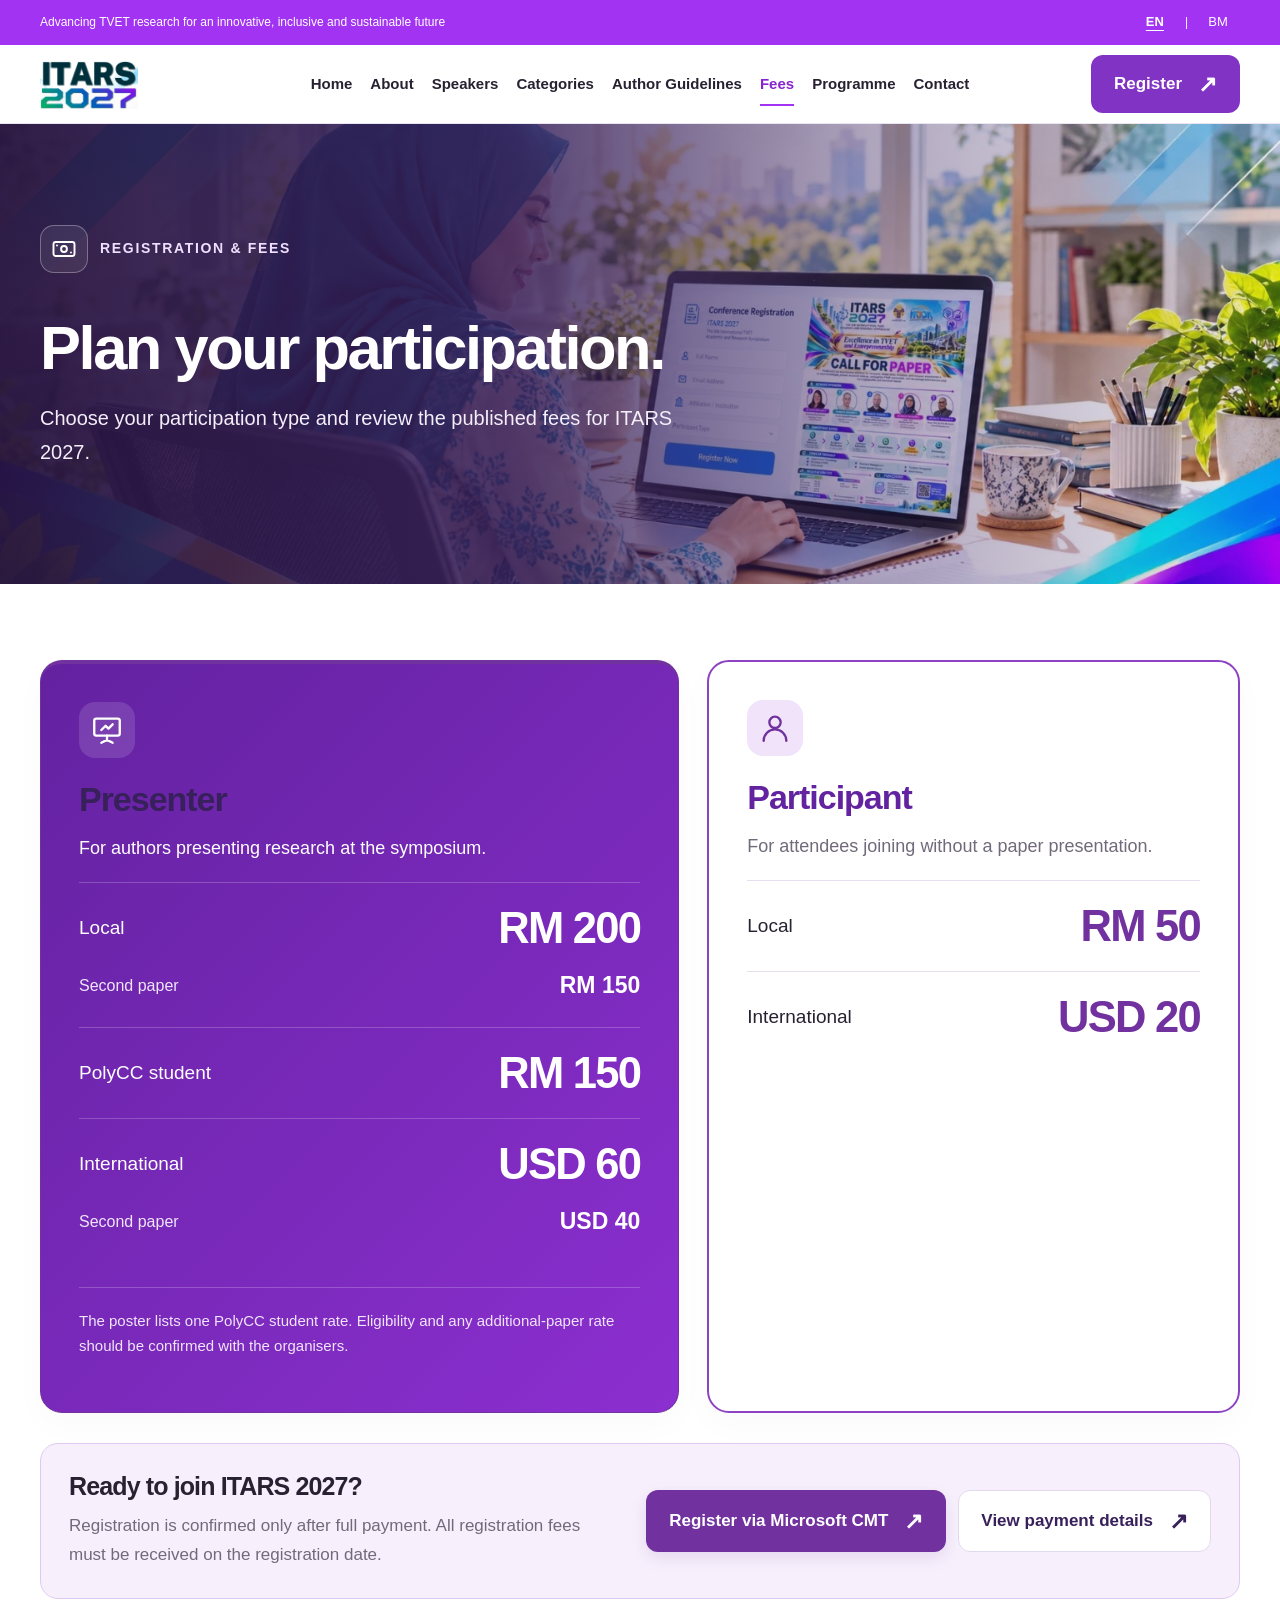
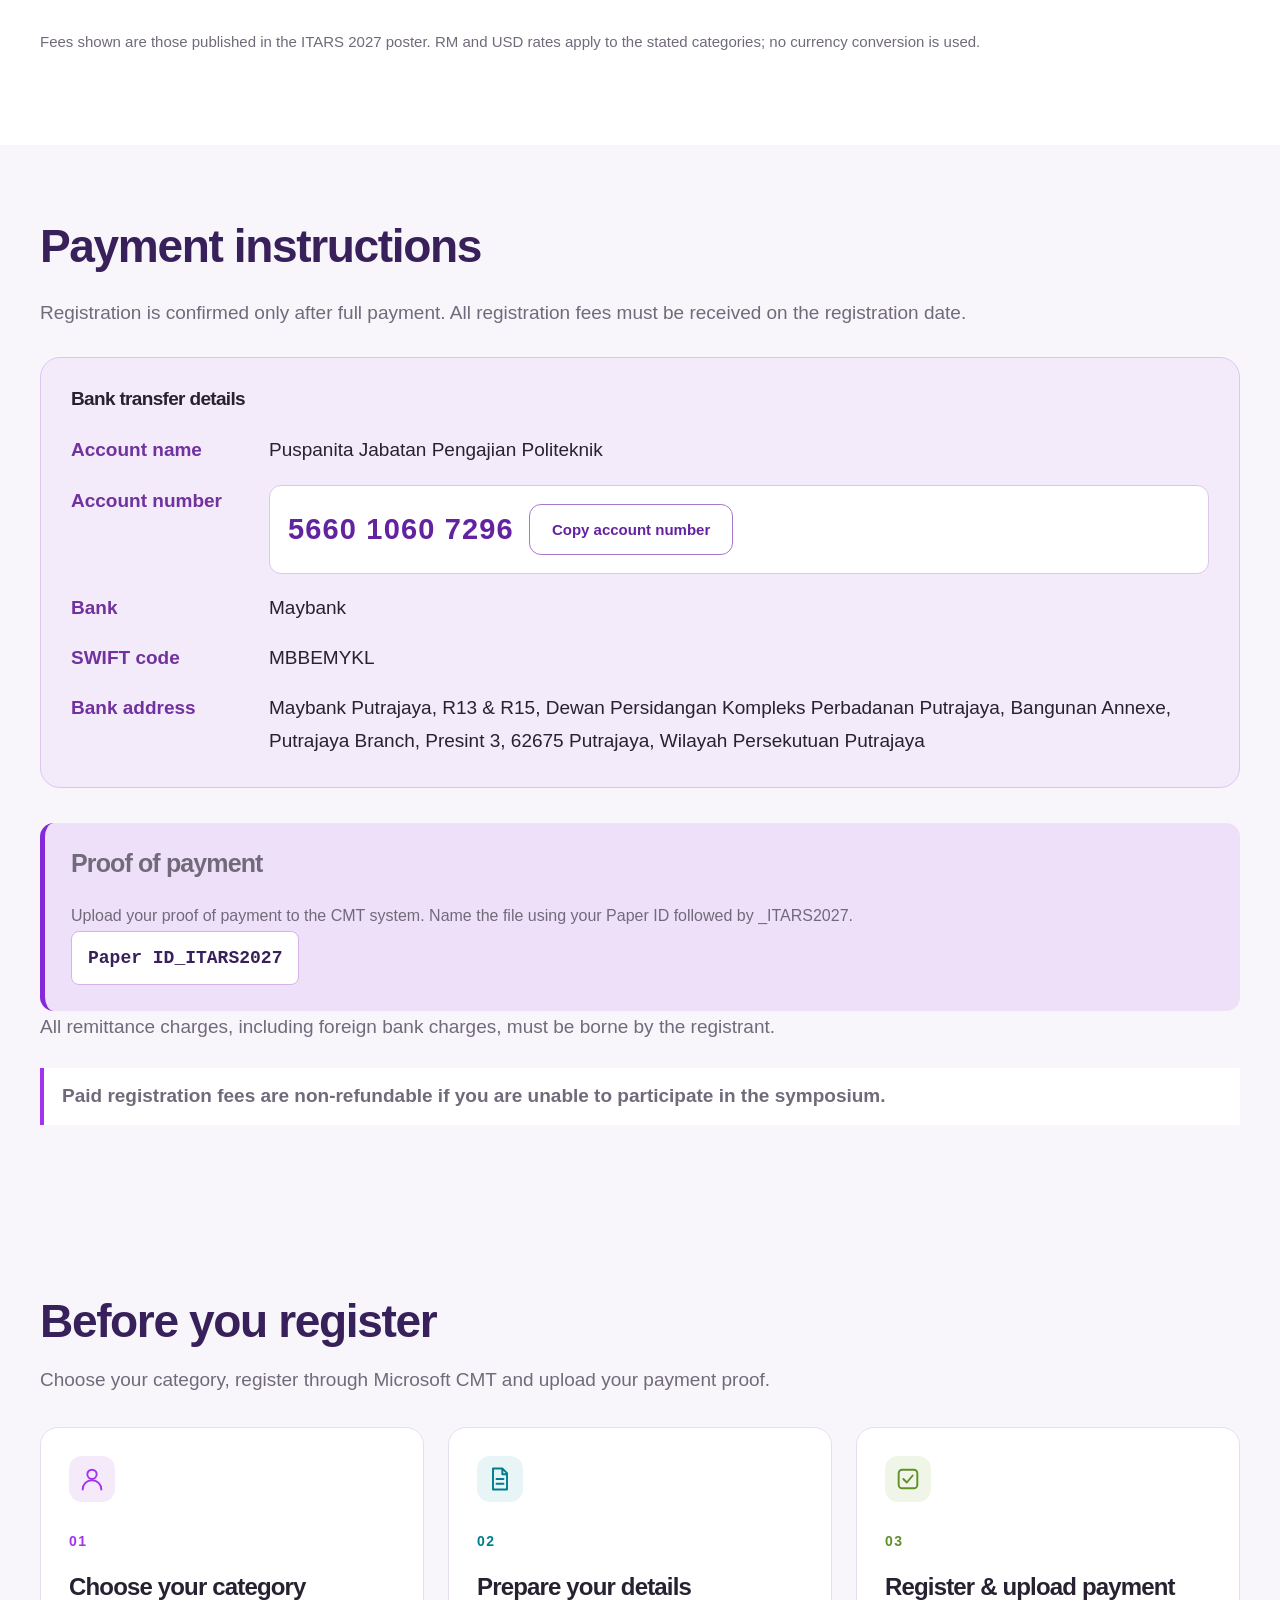
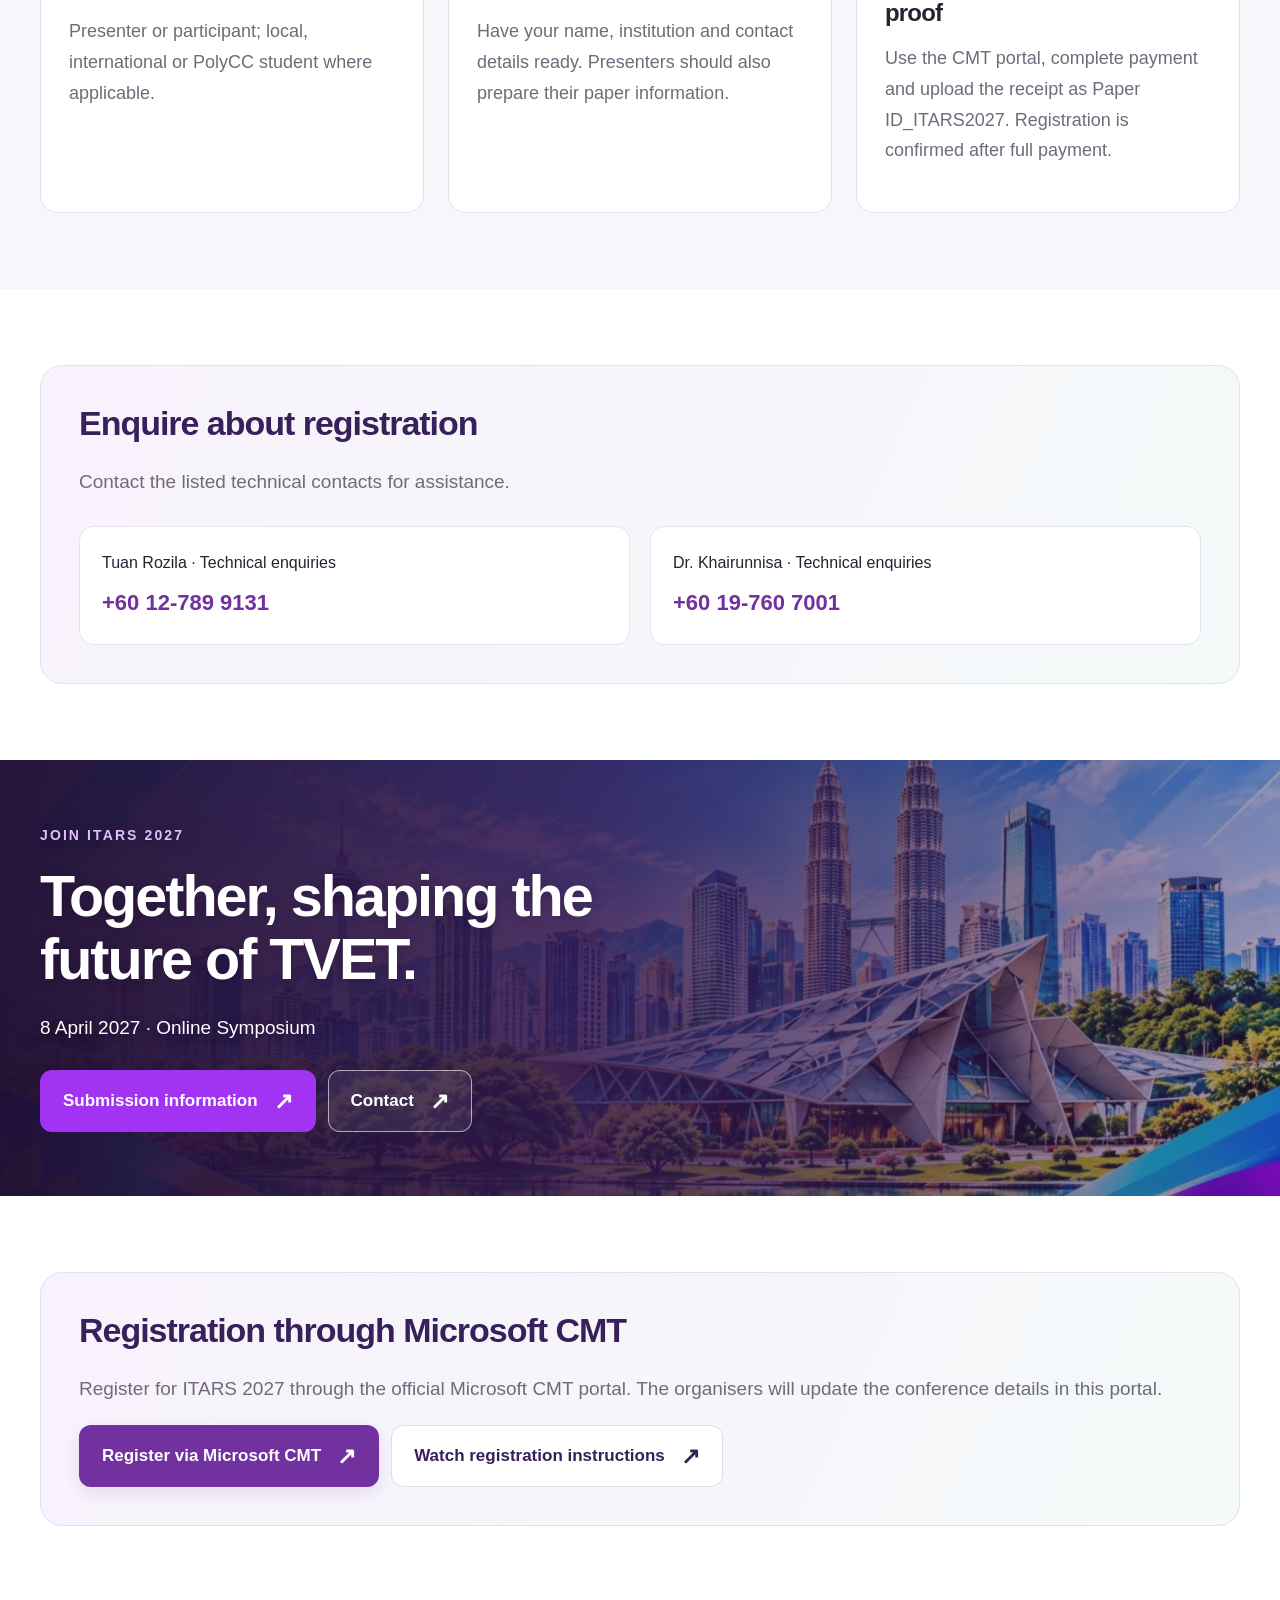
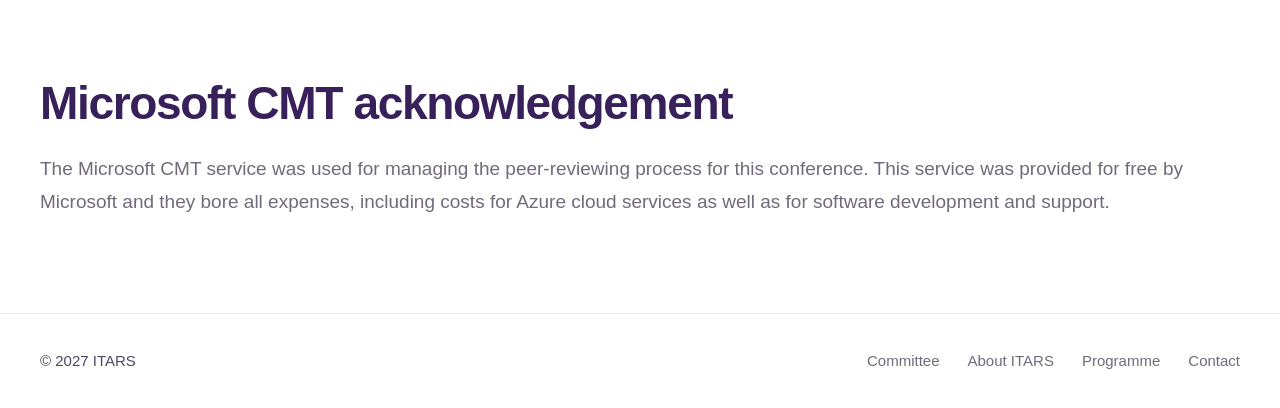
<file: registration.html>
<!doctype html>
<html lang="en">
<head>
<meta charset="utf-8">
<meta name="viewport" content="width=device-width,initial-scale=1">
<title>Registration & Fees | ITARS 2027</title>
<meta name="description" content="Review ITARS 2027 presenter, participant and PolyCC student fees, with registration status and organiser contacts.">
<meta name="theme-color" content="#a333f2">
<link rel="icon" href="assets/icons/online-badge.svg" type="image/svg+xml">
<link rel="stylesheet" href="assets/css/style.css?v=20261026-icons3">
<script src="assets/js/translations.js" defer></script>
<script src="assets/js/site.js?v=20261026-icons3" defer></script>
<meta property="og:title" content="Registration & Fees | ITARS 2027"><meta property="og:description" content="Review ITARS 2027 presenter, participant and PolyCC student fees, with registration status and organiser contacts."><meta property="og:type" content="website"></head>
<body class="inner-page fees-page">
<svg xmlns="http://www.w3.org/2000/svg" aria-hidden="true" style="position:absolute;width:0;height:0;overflow:hidden"><symbol id="calendar" viewBox="0 0 24 24"><g fill="none" stroke="currentColor" stroke-width="1.65" stroke-linecap="round" stroke-linejoin="round"><rect x="4" y="5" width="16" height="16" rx="2"/><path d="M8 3v4m8-4v4M4 10h16"/></g></symbol><symbol id="online" viewBox="0 0 24 24"><g fill="none" stroke="currentColor" stroke-width="1.65" stroke-linecap="round" stroke-linejoin="round"><rect x="3" y="4" width="18" height="13" rx="2"/><path d="M12 17v4m-5 0h10"/></g></symbol><symbol id="paper" viewBox="0 0 24 24"><g fill="none" stroke="currentColor" stroke-width="1.65" stroke-linecap="round" stroke-linejoin="round"><path d="M6 3h8l4 4v14H6zM14 3v5h4M9 12h6m-6 4h6"/></g></symbol><symbol id="idea" viewBox="0 0 24 24"><g fill="none" stroke="currentColor" stroke-width="1.65" stroke-linecap="round" stroke-linejoin="round"><path d="M9 18h6m-5 3h4M8 14a7 7 0 1 1 8 0l-1 3H9zM12 12V8"/></g></symbol><symbol id="engineering" viewBox="0 0 24 24"><g fill="none" stroke="currentColor" stroke-width="1.65" stroke-linecap="round" stroke-linejoin="round"><path d="m9 3 6 0 1 3 3 1 2 5-2 5-3 1-1 3H9l-1-3-3-1-2-5 2-5 3-1z"/><circle cx="12" cy="12" r="3"/></g></symbol><symbol id="education" viewBox="0 0 24 24"><g fill="none" stroke="currentColor" stroke-width="1.65" stroke-linecap="round" stroke-linejoin="round"><path d="m2 9 10-5 10 5-10 5zM6 11v6q6 5 12 0v-6m4-2v8"/></g></symbol><symbol id="business" viewBox="0 0 24 24"><g fill="none" stroke="currentColor" stroke-width="1.65" stroke-linecap="round" stroke-linejoin="round"><path d="M3 21h18M5 17h3v-6H5zm6 0h3V7h-3zm6 0h3V3h-3z"/></g></symbol><symbol id="environment" viewBox="0 0 24 24"><g fill="none" stroke="currentColor" stroke-width="1.65" stroke-linecap="round" stroke-linejoin="round"><path d="M5 18C1 5 13 3 21 3c0 14-6 18-13 15M5 21 16 9"/></g></symbol><symbol id="tourism" viewBox="0 0 24 24"><g fill="none" stroke="currentColor" stroke-width="1.65" stroke-linecap="round" stroke-linejoin="round"><path d="M4 21V5h16v16M2 21h20M8 8h1m6 0h1m-8 4h1m6 0h1m-6 9v-5h4v5"/></g></symbol><symbol id="social" viewBox="0 0 24 24"><g fill="none" stroke="currentColor" stroke-width="1.65" stroke-linecap="round" stroke-linejoin="round"><circle cx="12" cy="7" r="3"/><path d="M6 21v-2a6 6 0 0 1 12 0v2M5 6a3 3 0 0 0 0 6m14-6a3 3 0 0 1 0 6M2 20v-2a4 4 0 0 1 3-4m17 6v-2a4 4 0 0 0-3-4"/></g></symbol><symbol id="notice" viewBox="0 0 24 24"><g fill="none" stroke="currentColor" stroke-width="1.65" stroke-linecap="round" stroke-linejoin="round"><path d="m3 10 14-5v14L3 14zM7 15l2 6h4l-2-5m9-7 2-2m-2 10 2 2M3 10v4"/></g></symbol><symbol id="menu" viewBox="0 0 24 24"><g fill="none" stroke="currentColor" stroke-width="1.65" stroke-linecap="round" stroke-linejoin="round"><path d="M4 6h16M4 12h16M4 18h16"/></g></symbol><symbol id="mic" viewBox="0 0 24 24"><g fill="none" stroke="currentColor" stroke-width="1.65" stroke-linecap="round" stroke-linejoin="round"><rect x="9" y="3" width="6" height="11" rx="3"/><path d="M5 11a7 7 0 0 0 14 0M12 18v3m-4 0h8"/></g></symbol><symbol id="check" viewBox="0 0 24 24"><g fill="none" stroke="currentColor" stroke-width="1.65" stroke-linecap="round" stroke-linejoin="round"><rect x="4" y="4" width="16" height="16" rx="3"/><path d="m8 12 3 3 5-6"/></g></symbol><symbol id="gear" viewBox="0 0 24 24"><g fill="none" stroke="currentColor" stroke-width="1.65" stroke-linecap="round" stroke-linejoin="round"><circle cx="12" cy="12" r="3"/><path d="M12 2v3m0 14v3M2 12h3m14 0h3M4.9 4.9 7 7m10 10 2.1 2.1M4.9 19.1 7 17M17 7l2.1-2.1"/></g></symbol><symbol id="present" viewBox="0 0 24 24"><g fill="none" stroke="currentColor" stroke-width="1.65" stroke-linecap="round" stroke-linejoin="round"><rect x="3" y="4" width="18" height="12" rx="1.5"/><path d="M12 16v3m-4 2 4-2 4 2M8 12l3-3 2 2 3-3"/></g></symbol><symbol id="book" viewBox="0 0 24 24"><g fill="none" stroke="currentColor" stroke-width="1.65" stroke-linecap="round" stroke-linejoin="round"><path d="M3 5c3-1 6-1 9 1 3-2 6-2 9-1v14c-3-1-6-1-9 1-3-2-6-2-9-1zM12 6v14"/></g></symbol><symbol id="fee" viewBox="0 0 24 24"><g fill="none" stroke="currentColor" stroke-width="1.65" stroke-linecap="round" stroke-linejoin="round"><rect x="3" y="6" width="18" height="12" rx="2"/><circle cx="12" cy="12" r="2.5"/><path d="M6 9v.01M18 15v.01"/></g></symbol><symbol id="phone" viewBox="0 0 24 24"><g fill="none" stroke="currentColor" stroke-width="1.65" stroke-linecap="round" stroke-linejoin="round"><path d="M5 3h4l2 5-2.5 1.5a11 11 0 0 0 6 6L16 13l5 2v4a2 2 0 0 1-2 2A17 17 0 0 1 3 5a2 2 0 0 1 2-2"/></g></symbol><symbol id="globe" viewBox="0 0 24 24"><g fill="none" stroke="currentColor" stroke-width="1.65" stroke-linecap="round" stroke-linejoin="round"><circle cx="12" cy="12" r="9"/><path d="M3 12h18M12 3a14 14 0 0 1 0 18M12 3a14 14 0 0 0 0 18"/></g></symbol><symbol id="target" viewBox="0 0 24 24"><g fill="none" stroke="currentColor" stroke-width="1.65" stroke-linecap="round" stroke-linejoin="round"><circle cx="12" cy="12" r="9"/><circle cx="12" cy="12" r="5"/><circle cx="12" cy="12" r="1"/></g></symbol><symbol id="user" viewBox="0 0 24 24"><g fill="none" stroke="currentColor" stroke-width="1.65" stroke-linecap="round" stroke-linejoin="round"><circle cx="12" cy="8" r="4"/><path d="M4 21a8 8 0 0 1 16 0"/></g></symbol><symbol id="org" viewBox="0 0 24 24"><g fill="none" stroke="currentColor" stroke-width="1.65" stroke-linecap="round" stroke-linejoin="round"><path d="M3 21h18M4 21V10l8-6 8 6v11M9 21v-6h6v6M8 12h.01M16 12h.01"/></g></symbol></svg>
<a class="skip" href="#main"><span data-i18n="skip">Skip to content</span></a>

<!-- ============ SHARED HEADER ============ -->
<header class="site-header">
  <div class="utility"><div class="container utility-inner">
    <span><span data-i18n="utility">Advancing TVET research for an innovative, inclusive and sustainable future</span></span>
    <div class="language-switch" role="group" aria-label="Language"><button type="button" data-lang="en" aria-pressed="true">EN</button><span aria-hidden="true">|</span><button type="button" data-lang="bm" aria-pressed="false">BM</button></div>
  </div></div>
  <div class="nav-shell"><div class="container nav-inner">
    <a href="index.html" class="brand" aria-label="ITARS 2027 Home"><img src="assets/images/itars-logo.webp" alt="ITARS 2027" width="412" height="206"></a>
    <nav class="main-nav" id="main-nav" aria-label="Main navigation"><a href="index.html" data-i18n="navhome">Home</a>
      <a data-i18n="navabout" href="about.html" data-page-link>About</a>
      <a data-i18n="navspeakers" href="speakers.html" data-page-link>Speakers</a>
      <a data-i18n="navpapers" href="categories.html" data-page-link>Categories</a>
      <a data-i18n="navauthors" href="submission.html" data-page-link>Author Guidelines</a>
      <a data-i18n="navfees" href="registration.html" data-page-link>Fees</a>
      <a data-i18n="navprogramme" href="programme.html" data-page-link>Programme</a>
      <a data-i18n="navcontact" href="contact.html" data-page-link>Contact</a>
    </nav>
    <div class="nav-actions">
      <a data-i18n="register" href="https://cmt3.research.microsoft.com/User/Login?ReturnUrl=%2FITARS2026" class="button teal nav-register" target="_blank" rel="noopener">Register</a>
      <button class="menu-toggle" type="button" aria-controls="main-nav" aria-expanded="false" aria-label="Open menu"><svg class="icon" aria-hidden="true"><use href="#menu"></use></svg><span data-i18n="menutext">Menu</span></button>
    </div>
  </div></div>
</header>

<main id="main"><section class="has-explicit-hero inner-hero fees-hero"><img class="page-hero-image" decoding="async" src="assets/images/registration-hero.webp" alt="" width="1536" height="698" fetchpriority="high" aria-hidden="true"><div class="container"><p class="eyebrow hero-section-label"><svg class="icon" aria-hidden="true" viewBox="0 0 24 24" width="46" height="46" focusable="false"><g fill="none" stroke="currentColor" stroke-width="1.65" stroke-linecap="round" stroke-linejoin="round"><rect x="3" y="6" width="18" height="12" rx="2"/><circle cx="12" cy="12" r="2.5"/><path d="M6 9v.01M18 15v.01"/></g></svg><span data-i18n="feetitle">Registration & Fees</span></p><h1 data-i18n="feehero">Plan your participation.</h1><p data-i18n="feelead">Choose your participation type and review the published fees for ITARS 2027.</p></div></section><section class="section"><div class="container"><div class="fee-grid"><article class="fee-panel presenter-highlight"><div class="fee-card-icon" aria-hidden="true"><svg class="icon"><use href="#present"></use></svg></div><h2 data-i18n="presenter">Presenter</h2><p data-i18n="presentercopy">For authors presenting research at the symposium.</p><div class="fee-row"><span data-i18n="local">Local</span><strong>RM 200</strong></div><div class="fee-row fee-sub second-paper-rate"><span data-i18n="secondpaper">Second paper</span><strong>RM 150</strong></div><div class="fee-row"><span data-i18n="student">PolyCC student</span><strong>RM 150</strong></div><div class="fee-row"><span data-i18n="international">International</span><strong>USD 60</strong></div><div class="fee-row fee-sub second-paper-rate"><span data-i18n="secondpaper">Second paper</span><strong>USD 40</strong></div><p data-i18n="feestudentnote" class="fee-small">The poster lists one PolyCC student rate. Eligibility and any additional-paper rate should be confirmed with the organisers.</p></article><article class="fee-panel participant-panel"><div class="fee-card-icon" aria-hidden="true"><svg class="icon"><use href="#user"></use></svg></div><h2 data-i18n="participant">Participant</h2><p data-i18n="participantcopy">For attendees joining without a paper presentation.</p><div class="fee-row"><span data-i18n="local">Local</span><strong>RM 50</strong></div><div class="fee-row"><span data-i18n="international">International</span><strong>USD 20</strong></div></article></div><div class="fees-action"><div><h3 data-i18n="feesready">Ready to join ITARS 2027?</h3><p data-i18n="paymentintro">Registration is confirmed only after full payment.</p></div><div class="button-row"><a class="button teal fee-register" href="https://cmt3.research.microsoft.com/User/Login?ReturnUrl=%2FITARS2026" target="_blank" rel="noopener" data-i18n="cmtlink">Register via Microsoft CMT</a><a class="button outline" href="#payment-details" data-i18n="feespaylink">View payment details</a></div></div><p class="fee-small" data-i18n="feeposternote">Fees shown are those published in the ITARS 2027 poster. RM and USD rates apply to the stated categories; no currency conversion is used.</p></div></section><section class="section soft-section" id="payment-details"><div class="container"><h2 data-i18n="paymenttitle">Payment instructions</h2><p data-i18n="paymentintro">Registration is confirmed only after full payment. All registration fees must be received on the registration date.</p><div class="payment-panel"><h3 data-i18n="banklabel">Bank transfer details</h3><dl><dt data-i18n="accountname">Account name</dt><dd>Puspanita Jabatan Pengajian Politeknik</dd><dt data-i18n="accountnumber">Account number</dt><dd class="account-emphasis"><strong id="payment-account">5660 1060 7296</strong><button type="button" class="button outline copy-account" data-i18n="copyaccount">Copy account number</button><span class="copy-feedback" role="status" aria-live="polite"></span></dd><dt data-i18n="bankname">Bank</dt><dd>Maybank</dd><dt data-i18n="swift">SWIFT code</dt><dd>MBBEMYKL</dd><dt data-i18n="bankaddress">Bank address</dt><dd>Maybank Putrajaya, R13 &amp; R15, Dewan Persidangan Kompleks Perbadanan Putrajaya, Bangunan Annexe, Putrajaya Branch, Presint 3, 62675 Putrajaya, Wilayah Persekutuan Putrajaya</dd></dl></div><div class="profile-note payment-proof-highlight"><h3 data-i18n="paymentproof">Proof of payment</h3><p data-i18n="paymentproofcopy">Upload your proof of payment to the CMT system. Name the file using your Paper ID followed by _ITARS2027.</p><code>Paper ID_ITARS2027</code></div><p data-i18n="charges">All remittance charges, including foreign bank charges, must be borne by the registrant.</p><p class="refund-note" data-i18n="refund">Paid registration fees are non-refundable if you are unable to participate in the symposium.</p></div></section><section class="section soft-section"><div class="container"><h2 data-i18n="feehow">Before you register</h2><p class="section-intro" data-i18n="feehowcopy">Choose your category, register through Microsoft CMT and upload your payment proof.</p><div class="registration-steps"><article><svg class="icon" aria-hidden="true"><use href="#user"></use></svg><span>01</span><h3 data-i18n="feestep1">Choose your category</h3><p data-i18n="feestep1copy">Presenter or participant; local, international or PolyCC student where applicable.</p></article><article><svg class="icon" aria-hidden="true"><use href="#paper"></use></svg><span>02</span><h3 data-i18n="feestep2">Prepare your details</h3><p data-i18n="feestep2copy">Have your name, institution and contact details ready. Presenters should also prepare their paper information.</p></article><article><svg class="icon" aria-hidden="true"><use href="#check"></use></svg><span>03</span><h3 data-i18n="feestep3">Register & upload payment proof</h3><p data-i18n="feestep3copy">Use the CMT portal, complete payment and upload the receipt as Paper ID_ITARS2027. Registration is confirmed after full payment.</p></article></div></div></section><section class="section"><div class="container enquiry-panel"><h2 data-i18n="askfees">Enquire about registration</h2><p data-i18n="progquestionscopy">Contact the listed technical contacts for assistance.</p><div class="contact-links"><a href="tel:+60127899131"><span data-i18n="contactrozila">Tuan Rozila</span><strong>+60 12-789 9131</strong></a><a href="tel:+60197607001"><span data-i18n="contactkhair">Dr. Khairunnisa</span><strong>+60 19-760 7001</strong></a></div></div></section><section class="cta">
  <div class="container cta-inner">
    <div class="cta-copy"><p class="cta-kicker" data-i18n="ctakicker">JOIN ITARS 2027</p><h2 data-i18n="ctaheadline">Together, shaping the future of TVET.</h2><p><span data-i18n="ctadate">8 April 2027 · Online Symposium</span></p></div>
    <div class="button-row">
      <a data-i18n="ctasubmit" href="submission.html" class="button gold" data-page-link>Submit Abstract</a>
      <a class="button outline" href="contact.html" data-i18n="navcontact">Contact</a>
    </div>
  </div>
</section><section class="section"><div class="container enquiry-panel"><h2 data-i18n="cmtregister">Registration through Microsoft CMT</h2><p data-i18n="cmtwarning">Register for ITARS 2027 through the official Microsoft CMT portal. The organisers will update the conference details in this portal.</p><div class="button-row"><a class="button teal fee-register" href="https://cmt3.research.microsoft.com/User/Login?ReturnUrl=%2FITARS2026" target="_blank" rel="noopener" data-i18n="cmtlink">Register via Microsoft CMT</a><a class="button outline" href="https://youtu.be/n7a7BSuG8R8?si=HKOR8QAPusRU7kE0" target="_blank" rel="noopener" data-i18n="cmtvideo">Watch registration instructions</a></div></div></section><section class="section"><div class="container"><h2 data-i18n="cmtcredit">Microsoft CMT acknowledgement</h2><p data-i18n="cmtcreditcopy">The Microsoft CMT service was used for managing the peer-reviewing process for this conference. This service was provided for free by Microsoft and they bore all expenses, including costs for Azure cloud services as well as for software development and support.</p></div></section></main>

<!-- ============ SHARED FOOTER ============ -->
<footer class="site-footer"><div class="container footer-inner"><small>© 2027 ITARS</small><nav aria-label="Footer navigation"><a href="committee.html" data-i18n="committee">Committee</a><a data-i18n="footabout" href="about.html" data-page-link>About ITARS</a><a data-i18n="footprogramme" href="programme.html" data-page-link>Programme</a><a data-i18n="footcontact" href="contact.html" data-page-link>Contact</a></nav></div></footer>

<dialog id="page-dialog" aria-labelledby="dialog-title"><button class="dialog-close" type="button" aria-label="Close dialog">×</button><p class="eyebrow">ITARS 2027</p><h2 data-i18n="dialogtitle" id="dialog-title">This page is being prepared</h2><p><span data-i18n="dialogcopy">This first release contains the homepage. The selected section will have its own dedicated page. For event information, view the supplied poster or call the organisers.</span></p><div class="dialog-actions"><a class="button teal" href="assets/images/itars-poster.webp"><span data-i18n="viewposter">View event poster</span></a><a href="tel:+60127899131">Tuan Rozila · +60 12-789 9131</a><a href="tel:+60197607001">Dr. Khairunnisa · +60 19-760 7001</a></div></dialog>
</body>
</html>
</file>
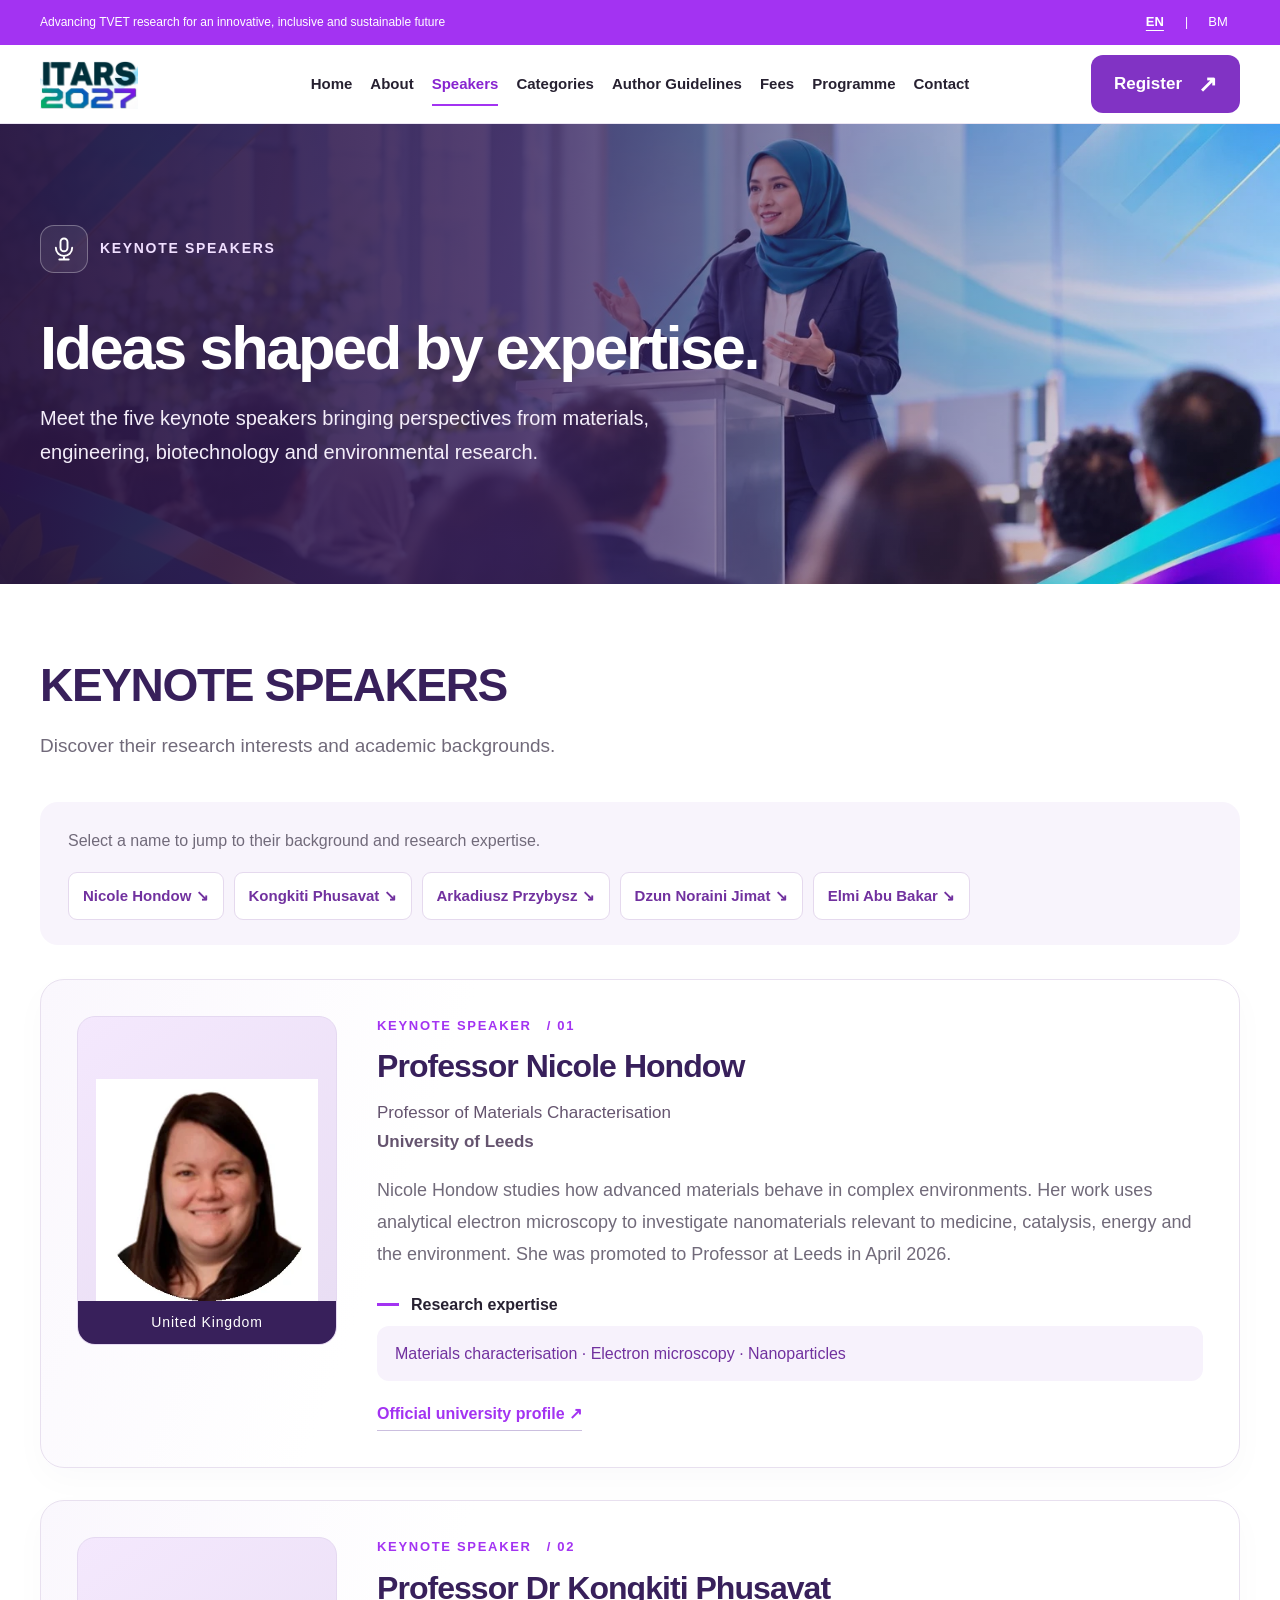
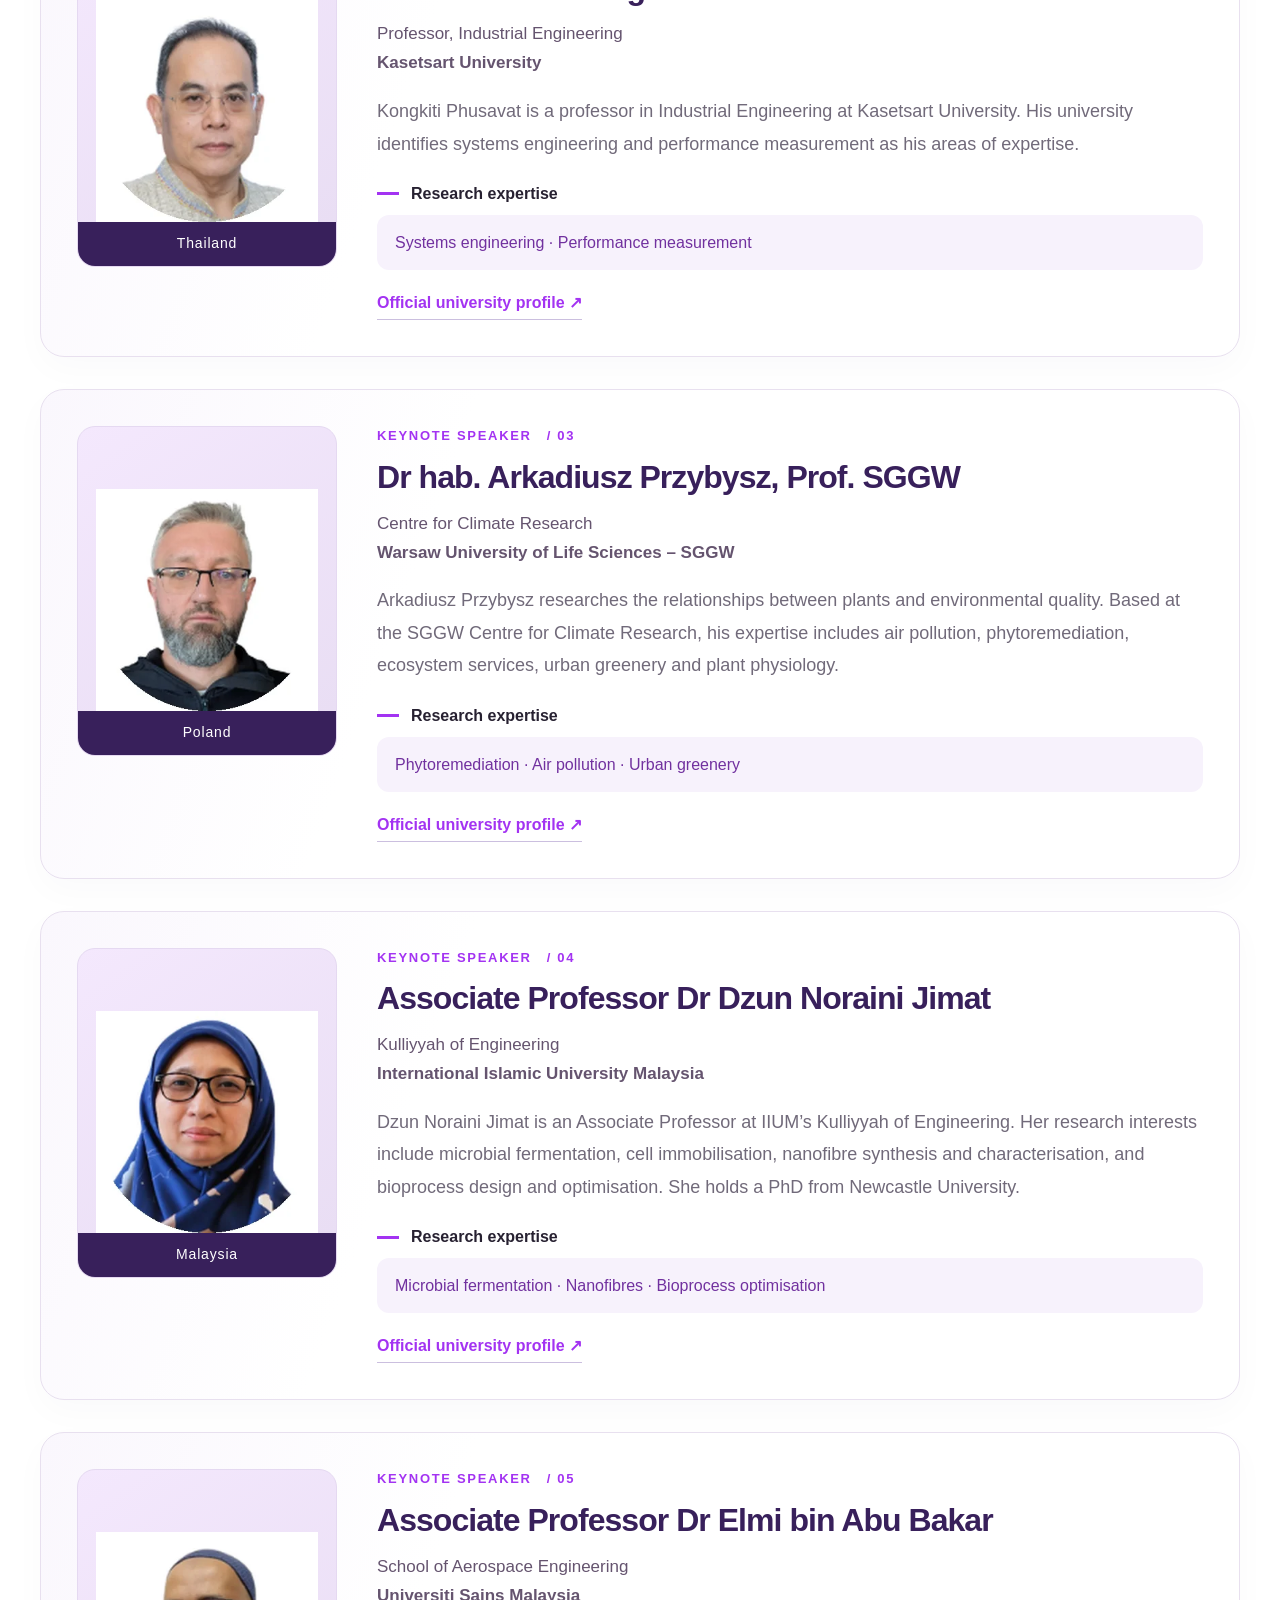
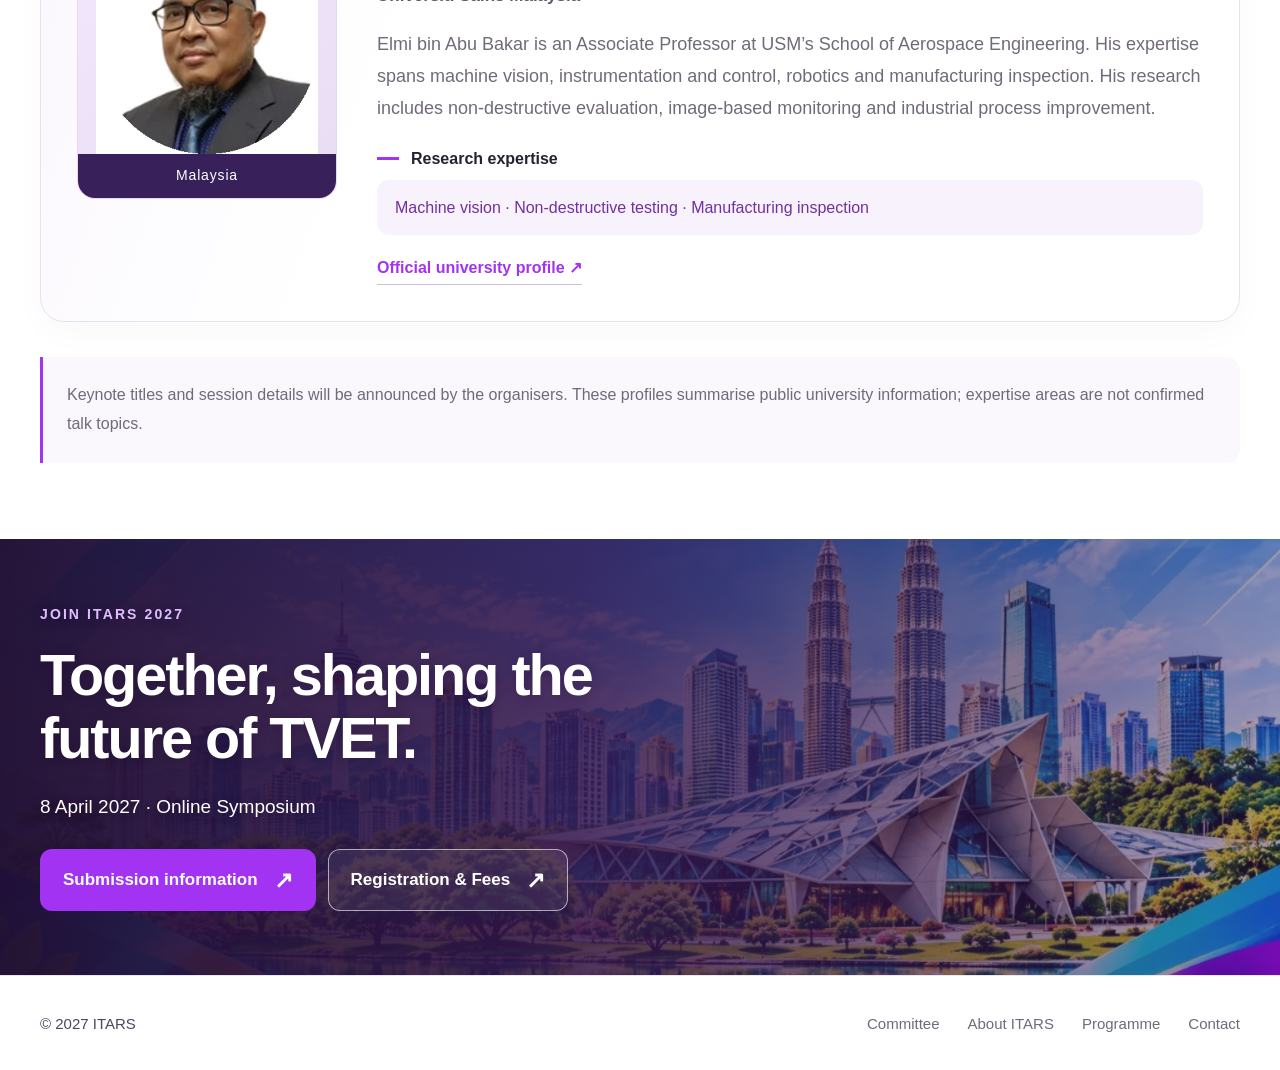
<file: speakers.html>
<!doctype html>
<html lang="en">
<head>
<meta charset="utf-8">
<meta name="viewport" content="width=device-width,initial-scale=1">
<title>Keynote Speakers | ITARS 2027</title>
<meta name="description" content="Meet five ITARS 2027 keynote speakers and explore their academic backgrounds, research expertise and official profiles.">
<meta name="theme-color" content="#a333f2">
<link rel="icon" href="assets/icons/online-badge.svg" type="image/svg+xml">
<link rel="stylesheet" href="assets/css/style.css?v=20261026-icons3">
<script src="assets/js/translations.js" defer></script>
<script src="assets/js/site.js?v=20261026-icons3" defer></script>
<meta property="og:title" content="Keynote Speakers | ITARS 2027"><meta property="og:description" content="Meet five ITARS 2027 keynote speakers and explore their academic backgrounds, research expertise and official profiles."><meta property="og:type" content="website"></head>
<body class="inner-page speakers-page">
<svg xmlns="http://www.w3.org/2000/svg" aria-hidden="true" style="position:absolute;width:0;height:0;overflow:hidden"><symbol id="calendar" viewBox="0 0 24 24"><g fill="none" stroke="currentColor" stroke-width="1.65" stroke-linecap="round" stroke-linejoin="round"><rect x="4" y="5" width="16" height="16" rx="2"/><path d="M8 3v4m8-4v4M4 10h16"/></g></symbol><symbol id="online" viewBox="0 0 24 24"><g fill="none" stroke="currentColor" stroke-width="1.65" stroke-linecap="round" stroke-linejoin="round"><rect x="3" y="4" width="18" height="13" rx="2"/><path d="M12 17v4m-5 0h10"/></g></symbol><symbol id="paper" viewBox="0 0 24 24"><g fill="none" stroke="currentColor" stroke-width="1.65" stroke-linecap="round" stroke-linejoin="round"><path d="M6 3h8l4 4v14H6zM14 3v5h4M9 12h6m-6 4h6"/></g></symbol><symbol id="idea" viewBox="0 0 24 24"><g fill="none" stroke="currentColor" stroke-width="1.65" stroke-linecap="round" stroke-linejoin="round"><path d="M9 18h6m-5 3h4M8 14a7 7 0 1 1 8 0l-1 3H9zM12 12V8"/></g></symbol><symbol id="engineering" viewBox="0 0 24 24"><g fill="none" stroke="currentColor" stroke-width="1.65" stroke-linecap="round" stroke-linejoin="round"><path d="m9 3 6 0 1 3 3 1 2 5-2 5-3 1-1 3H9l-1-3-3-1-2-5 2-5 3-1z"/><circle cx="12" cy="12" r="3"/></g></symbol><symbol id="education" viewBox="0 0 24 24"><g fill="none" stroke="currentColor" stroke-width="1.65" stroke-linecap="round" stroke-linejoin="round"><path d="m2 9 10-5 10 5-10 5zM6 11v6q6 5 12 0v-6m4-2v8"/></g></symbol><symbol id="business" viewBox="0 0 24 24"><g fill="none" stroke="currentColor" stroke-width="1.65" stroke-linecap="round" stroke-linejoin="round"><path d="M3 21h18M5 17h3v-6H5zm6 0h3V7h-3zm6 0h3V3h-3z"/></g></symbol><symbol id="environment" viewBox="0 0 24 24"><g fill="none" stroke="currentColor" stroke-width="1.65" stroke-linecap="round" stroke-linejoin="round"><path d="M5 18C1 5 13 3 21 3c0 14-6 18-13 15M5 21 16 9"/></g></symbol><symbol id="tourism" viewBox="0 0 24 24"><g fill="none" stroke="currentColor" stroke-width="1.65" stroke-linecap="round" stroke-linejoin="round"><path d="M4 21V5h16v16M2 21h20M8 8h1m6 0h1m-8 4h1m6 0h1m-6 9v-5h4v5"/></g></symbol><symbol id="social" viewBox="0 0 24 24"><g fill="none" stroke="currentColor" stroke-width="1.65" stroke-linecap="round" stroke-linejoin="round"><circle cx="12" cy="7" r="3"/><path d="M6 21v-2a6 6 0 0 1 12 0v2M5 6a3 3 0 0 0 0 6m14-6a3 3 0 0 1 0 6M2 20v-2a4 4 0 0 1 3-4m17 6v-2a4 4 0 0 0-3-4"/></g></symbol><symbol id="notice" viewBox="0 0 24 24"><g fill="none" stroke="currentColor" stroke-width="1.65" stroke-linecap="round" stroke-linejoin="round"><path d="m3 10 14-5v14L3 14zM7 15l2 6h4l-2-5m9-7 2-2m-2 10 2 2M3 10v4"/></g></symbol><symbol id="menu" viewBox="0 0 24 24"><g fill="none" stroke="currentColor" stroke-width="1.65" stroke-linecap="round" stroke-linejoin="round"><path d="M4 6h16M4 12h16M4 18h16"/></g></symbol><symbol id="mic" viewBox="0 0 24 24"><g fill="none" stroke="currentColor" stroke-width="1.65" stroke-linecap="round" stroke-linejoin="round"><rect x="9" y="3" width="6" height="11" rx="3"/><path d="M5 11a7 7 0 0 0 14 0M12 18v3m-4 0h8"/></g></symbol><symbol id="check" viewBox="0 0 24 24"><g fill="none" stroke="currentColor" stroke-width="1.65" stroke-linecap="round" stroke-linejoin="round"><rect x="4" y="4" width="16" height="16" rx="3"/><path d="m8 12 3 3 5-6"/></g></symbol><symbol id="gear" viewBox="0 0 24 24"><g fill="none" stroke="currentColor" stroke-width="1.65" stroke-linecap="round" stroke-linejoin="round"><circle cx="12" cy="12" r="3"/><path d="M12 2v3m0 14v3M2 12h3m14 0h3M4.9 4.9 7 7m10 10 2.1 2.1M4.9 19.1 7 17M17 7l2.1-2.1"/></g></symbol><symbol id="present" viewBox="0 0 24 24"><g fill="none" stroke="currentColor" stroke-width="1.65" stroke-linecap="round" stroke-linejoin="round"><rect x="3" y="4" width="18" height="12" rx="1.5"/><path d="M12 16v3m-4 2 4-2 4 2M8 12l3-3 2 2 3-3"/></g></symbol><symbol id="book" viewBox="0 0 24 24"><g fill="none" stroke="currentColor" stroke-width="1.65" stroke-linecap="round" stroke-linejoin="round"><path d="M3 5c3-1 6-1 9 1 3-2 6-2 9-1v14c-3-1-6-1-9 1-3-2-6-2-9-1zM12 6v14"/></g></symbol><symbol id="fee" viewBox="0 0 24 24"><g fill="none" stroke="currentColor" stroke-width="1.65" stroke-linecap="round" stroke-linejoin="round"><rect x="3" y="6" width="18" height="12" rx="2"/><circle cx="12" cy="12" r="2.5"/><path d="M6 9v.01M18 15v.01"/></g></symbol><symbol id="phone" viewBox="0 0 24 24"><g fill="none" stroke="currentColor" stroke-width="1.65" stroke-linecap="round" stroke-linejoin="round"><path d="M5 3h4l2 5-2.5 1.5a11 11 0 0 0 6 6L16 13l5 2v4a2 2 0 0 1-2 2A17 17 0 0 1 3 5a2 2 0 0 1 2-2"/></g></symbol><symbol id="globe" viewBox="0 0 24 24"><g fill="none" stroke="currentColor" stroke-width="1.65" stroke-linecap="round" stroke-linejoin="round"><circle cx="12" cy="12" r="9"/><path d="M3 12h18M12 3a14 14 0 0 1 0 18M12 3a14 14 0 0 0 0 18"/></g></symbol><symbol id="target" viewBox="0 0 24 24"><g fill="none" stroke="currentColor" stroke-width="1.65" stroke-linecap="round" stroke-linejoin="round"><circle cx="12" cy="12" r="9"/><circle cx="12" cy="12" r="5"/><circle cx="12" cy="12" r="1"/></g></symbol><symbol id="user" viewBox="0 0 24 24"><g fill="none" stroke="currentColor" stroke-width="1.65" stroke-linecap="round" stroke-linejoin="round"><circle cx="12" cy="8" r="4"/><path d="M4 21a8 8 0 0 1 16 0"/></g></symbol><symbol id="org" viewBox="0 0 24 24"><g fill="none" stroke="currentColor" stroke-width="1.65" stroke-linecap="round" stroke-linejoin="round"><path d="M3 21h18M4 21V10l8-6 8 6v11M9 21v-6h6v6M8 12h.01M16 12h.01"/></g></symbol></svg>
<a class="skip" href="#main"><span data-i18n="skip">Skip to content</span></a>

<!-- ============ SHARED HEADER ============ -->
<header class="site-header">
  <div class="utility"><div class="container utility-inner">
    <span><span data-i18n="utility">Advancing TVET research for an innovative, inclusive and sustainable future</span></span>
    <div class="language-switch" role="group" aria-label="Language"><button type="button" data-lang="en" aria-pressed="true">EN</button><span aria-hidden="true">|</span><button type="button" data-lang="bm" aria-pressed="false">BM</button></div>
  </div></div>
  <div class="nav-shell"><div class="container nav-inner">
    <a href="index.html" class="brand" aria-label="ITARS 2027 Home"><img src="assets/images/itars-logo.webp" alt="ITARS 2027" width="412" height="206"></a>
    <nav class="main-nav" id="main-nav" aria-label="Main navigation"><a href="index.html" data-i18n="navhome">Home</a>
      <a data-i18n="navabout" href="about.html" data-page-link>About</a>
      <a data-i18n="navspeakers" href="speakers.html" data-page-link>Speakers</a>
      <a data-i18n="navpapers" href="categories.html" data-page-link>Categories</a>
      <a data-i18n="navauthors" href="submission.html" data-page-link>Author Guidelines</a>
      <a data-i18n="navfees" href="registration.html" data-page-link>Fees</a>
      <a data-i18n="navprogramme" href="programme.html" data-page-link>Programme</a>
      <a data-i18n="navcontact" href="contact.html" data-page-link>Contact</a>
    </nav>
    <div class="nav-actions">
      <a data-i18n="register" href="https://cmt3.research.microsoft.com/User/Login?ReturnUrl=%2FITARS2026" class="button teal nav-register" target="_blank" rel="noopener">Register</a>
      <button class="menu-toggle" type="button" aria-controls="main-nav" aria-expanded="false" aria-label="Open menu"><svg class="icon" aria-hidden="true"><use href="#menu"></use></svg><span data-i18n="menutext">Menu</span></button>
    </div>
  </div></div>
</header>

<main id="main"><section class="has-explicit-hero speakers-hero"><img class="page-hero-image" decoding="async" src="assets/images/speakers-hero.webp" alt="" width="1536" height="698" fetchpriority="high" aria-hidden="true"><div class="container"><p class="eyebrow hero-section-label"><svg class="icon" aria-hidden="true" viewBox="0 0 24 24" width="46" height="46" focusable="false"><g fill="none" stroke="currentColor" stroke-width="1.65" stroke-linecap="round" stroke-linejoin="round"><rect x="9" y="3" width="6" height="11" rx="3"/><path d="M5 11a7 7 0 0 0 14 0M12 18v3m-4 0h8"/></g></svg><span data-i18n="speakerslabel">KEYNOTE SPEAKERS</span></p><h1 data-i18n="spheadline">Ideas shaped by expertise.</h1><p data-i18n="splead"></p></div></section><section class="section"><div class="container"><div class="profile-intro"><h2 data-i18n="speakerslabel">KEYNOTE SPEAKERS</h2><p data-i18n="spintro"></p></div><div class="speaker-directory"><p data-i18n="profileoverviewcopy">Select a name to jump to their background and research expertise.</p><nav aria-label="Speaker profiles"><a href="#speaker-1">Nicole Hondow <span aria-hidden="true">↘</span></a><a href="#speaker-2">Kongkiti Phusavat <span aria-hidden="true">↘</span></a><a href="#speaker-3">Arkadiusz Przybysz <span aria-hidden="true">↘</span></a><a href="#speaker-4">Dzun Noraini Jimat <span aria-hidden="true">↘</span></a><a href="#speaker-5">Elmi Abu Bakar <span aria-hidden="true">↘</span></a></nav></div><div class="profiles"><article class="speaker-profile reveal" id="speaker-1"><div class="profile-portrait"><img src="assets/images/speaker-1.webp" alt="Professor Nicole Hondow" width="328" height="328" loading="lazy"><span class="profile-country" data-i18n="countryUnitedKingdom">United Kingdom</span></div><div class="profile-content"><p class="eyebrow"><span data-i18n="keynote">Keynote speaker</span> / 01</p><h2 data-i18n="spname1">Professor Nicole Hondow</h2><p class="profile-role"><span data-i18n="sprole1">Professor of Materials Characterisation</span><br><strong>University of Leeds</strong></p><p data-i18n="spbio1">Nicole Hondow studies how advanced materials behave in complex environments. Her work uses analytical electron microscopy to investigate nanomaterials relevant to medicine, catalysis, energy and the environment. She was promoted to Professor at Leeds in April 2026.</p><h3 data-i18n="spexpertise">Research expertise</h3><p class="profile-tags" data-i18n="sptags1">Materials characterisation · Electron microscopy · Nanoparticles</p><a class="text-link" href="https://eps.leeds.ac.uk/chemical-engineering/staff/428/professor-nicole-hondow" target="_blank" rel="noopener" data-i18n="spofficial">Official university profile</a></div></article><article class="speaker-profile reveal" id="speaker-2"><div class="profile-portrait"><img src="assets/images/speaker-2.webp" alt="Professor Dr Kongkiti Phusavat" width="328" height="328" loading="lazy"><span class="profile-country" data-i18n="countryThailand">Thailand</span></div><div class="profile-content"><p class="eyebrow"><span data-i18n="keynote">Keynote speaker</span> / 02</p><h2 data-i18n="spname2">Professor Dr Kongkiti Phusavat</h2><p class="profile-role"><span data-i18n="sprole2">Professor, Industrial Engineering</span><br><strong>Kasetsart University</strong></p><p data-i18n="spbio2">Kongkiti Phusavat is a professor in Industrial Engineering at Kasetsart University. His university identifies systems engineering and performance measurement as his areas of expertise.</p><h3 data-i18n="spexpertise">Research expertise</h3><p class="profile-tags" data-i18n="sptags2">Systems engineering · Performance measurement</p><a class="text-link" href="https://en.eng.ku.ac.th/?professor=kongkiti-phusavat" target="_blank" rel="noopener" data-i18n="spofficial">Official university profile</a></div></article><article class="speaker-profile reveal" id="speaker-3"><div class="profile-portrait"><img src="assets/images/speaker-3.webp" alt="Dr hab. Arkadiusz Przybysz, Prof. SGGW" width="328" height="328" loading="lazy"><span class="profile-country" data-i18n="countryPoland">Poland</span></div><div class="profile-content"><p class="eyebrow"><span data-i18n="keynote">Keynote speaker</span> / 03</p><h2 data-i18n="spname3">Dr hab. Arkadiusz Przybysz, Prof. SGGW</h2><p class="profile-role"><span data-i18n="sprole3">Centre for Climate Research</span><br><strong>Warsaw University of Life Sciences – SGGW</strong></p><p data-i18n="spbio3">Arkadiusz Przybysz researches the relationships between plants and environmental quality. Based at the SGGW Centre for Climate Research, his expertise includes air pollution, phytoremediation, ecosystem services, urban greenery and plant physiology.</p><h3 data-i18n="spexpertise">Research expertise</h3><p class="profile-tags" data-i18n="sptags3">Phytoremediation · Air pollution · Urban greenery</p><a class="text-link" href="https://cbk.sggw.edu.pl/team/?lang=en" target="_blank" rel="noopener" data-i18n="spofficial">Official university profile</a></div></article><article class="speaker-profile reveal" id="speaker-4"><div class="profile-portrait"><img src="assets/images/speaker-4.webp" alt="Associate Professor Dr Dzun Noraini Jimat" width="328" height="328" loading="lazy"><span class="profile-country" data-i18n="countryMalaysia">Malaysia</span></div><div class="profile-content"><p class="eyebrow"><span data-i18n="keynote">Keynote speaker</span> / 04</p><h2 data-i18n="spname4">Associate Professor Dr Dzun Noraini Jimat</h2><p class="profile-role"><span data-i18n="sprole4">Kulliyyah of Engineering</span><br><strong>International Islamic University Malaysia</strong></p><p data-i18n="spbio4">Dzun Noraini Jimat is an Associate Professor at IIUM’s Kulliyyah of Engineering. Her research interests include microbial fermentation, cell immobilisation, nanofibre synthesis and characterisation, and bioprocess design and optimisation. She holds a PhD from Newcastle University.</p><h3 data-i18n="spexpertise">Research expertise</h3><p class="profile-tags" data-i18n="sptags4">Microbial fermentation · Nanofibres · Bioprocess optimisation</p><a class="text-link" href="https://www.iium.edu.my/staff-profile/Mzg5MQ/" target="_blank" rel="noopener" data-i18n="spofficial">Official university profile</a></div></article><article class="speaker-profile reveal" id="speaker-5"><div class="profile-portrait"><img src="assets/images/speaker-5.webp" alt="Associate Professor Dr Elmi bin Abu Bakar" width="328" height="328" loading="lazy"><span class="profile-country" data-i18n="countryMalaysia">Malaysia</span></div><div class="profile-content"><p class="eyebrow"><span data-i18n="keynote">Keynote speaker</span> / 05</p><h2 data-i18n="spname5">Associate Professor Dr Elmi bin Abu Bakar</h2><p class="profile-role"><span data-i18n="sprole5">School of Aerospace Engineering</span><br><strong>Universiti Sains Malaysia</strong></p><p data-i18n="spbio5">Elmi bin Abu Bakar is an Associate Professor at USM’s School of Aerospace Engineering. His expertise spans machine vision, instrumentation and control, robotics and manufacturing inspection. His research includes non-destructive evaluation, image-based monitoring and industrial process improvement.</p><h3 data-i18n="spexpertise">Research expertise</h3><p class="profile-tags" data-i18n="sptags5">Machine vision · Non-destructive testing · Manufacturing inspection</p><a class="text-link" href="https://aerospace.eng.usm.my/index.php/people/academic-staff?catid=2&id=575:associate-professor-dr-elmi-abu-bakar-mieee-2&view=article" target="_blank" rel="noopener" data-i18n="spofficial">Official university profile</a></div></article></div><aside class="profile-note" data-i18n="spnote"></aside></div></section><section class="cta">
  <div class="container cta-inner">
    <div class="cta-copy"><p class="cta-kicker" data-i18n="ctakicker">JOIN ITARS 2027</p><h2 data-i18n="ctaheadline">Together, shaping the future of TVET.</h2><p><span data-i18n="ctadate">8 April 2027 · Online Symposium</span></p></div>
    <div class="button-row">
      <a data-i18n="ctasubmit" href="submission.html" class="button gold" data-page-link>Submit Abstract</a>
      <a data-i18n="ctareg" href="registration.html" class="button outline" data-page-link>Registration &amp; Fees</a>
    </div>
  </div>
</section>
</main>

<!-- ============ SHARED FOOTER ============ -->
<footer class="site-footer"><div class="container footer-inner"><small>© 2027 ITARS</small><nav aria-label="Footer navigation"><a href="committee.html" data-i18n="committee">Committee</a><a data-i18n="footabout" href="about.html" data-page-link>About ITARS</a><a data-i18n="footprogramme" href="programme.html" data-page-link>Programme</a><a data-i18n="footcontact" href="contact.html" data-page-link>Contact</a></nav></div></footer>

<dialog id="page-dialog" aria-labelledby="dialog-title"><button class="dialog-close" type="button" aria-label="Close dialog">×</button><p class="eyebrow">ITARS 2027</p><h2 data-i18n="dialogtitle" id="dialog-title">This page is being prepared</h2><p><span data-i18n="dialogcopy">This first release contains the homepage. The selected section will have its own dedicated page. For event information, view the supplied poster or call the organisers.</span></p><div class="dialog-actions"><a class="button teal" href="assets/images/itars-poster.webp"><span data-i18n="viewposter">View event poster</span></a><a href="tel:+60127899131">Tuan Rozila · +60 12-789 9131</a><a href="tel:+60197607001">Dr. Khairunnisa · +60 19-760 7001</a></div></dialog>
</body>
</html>
</file>
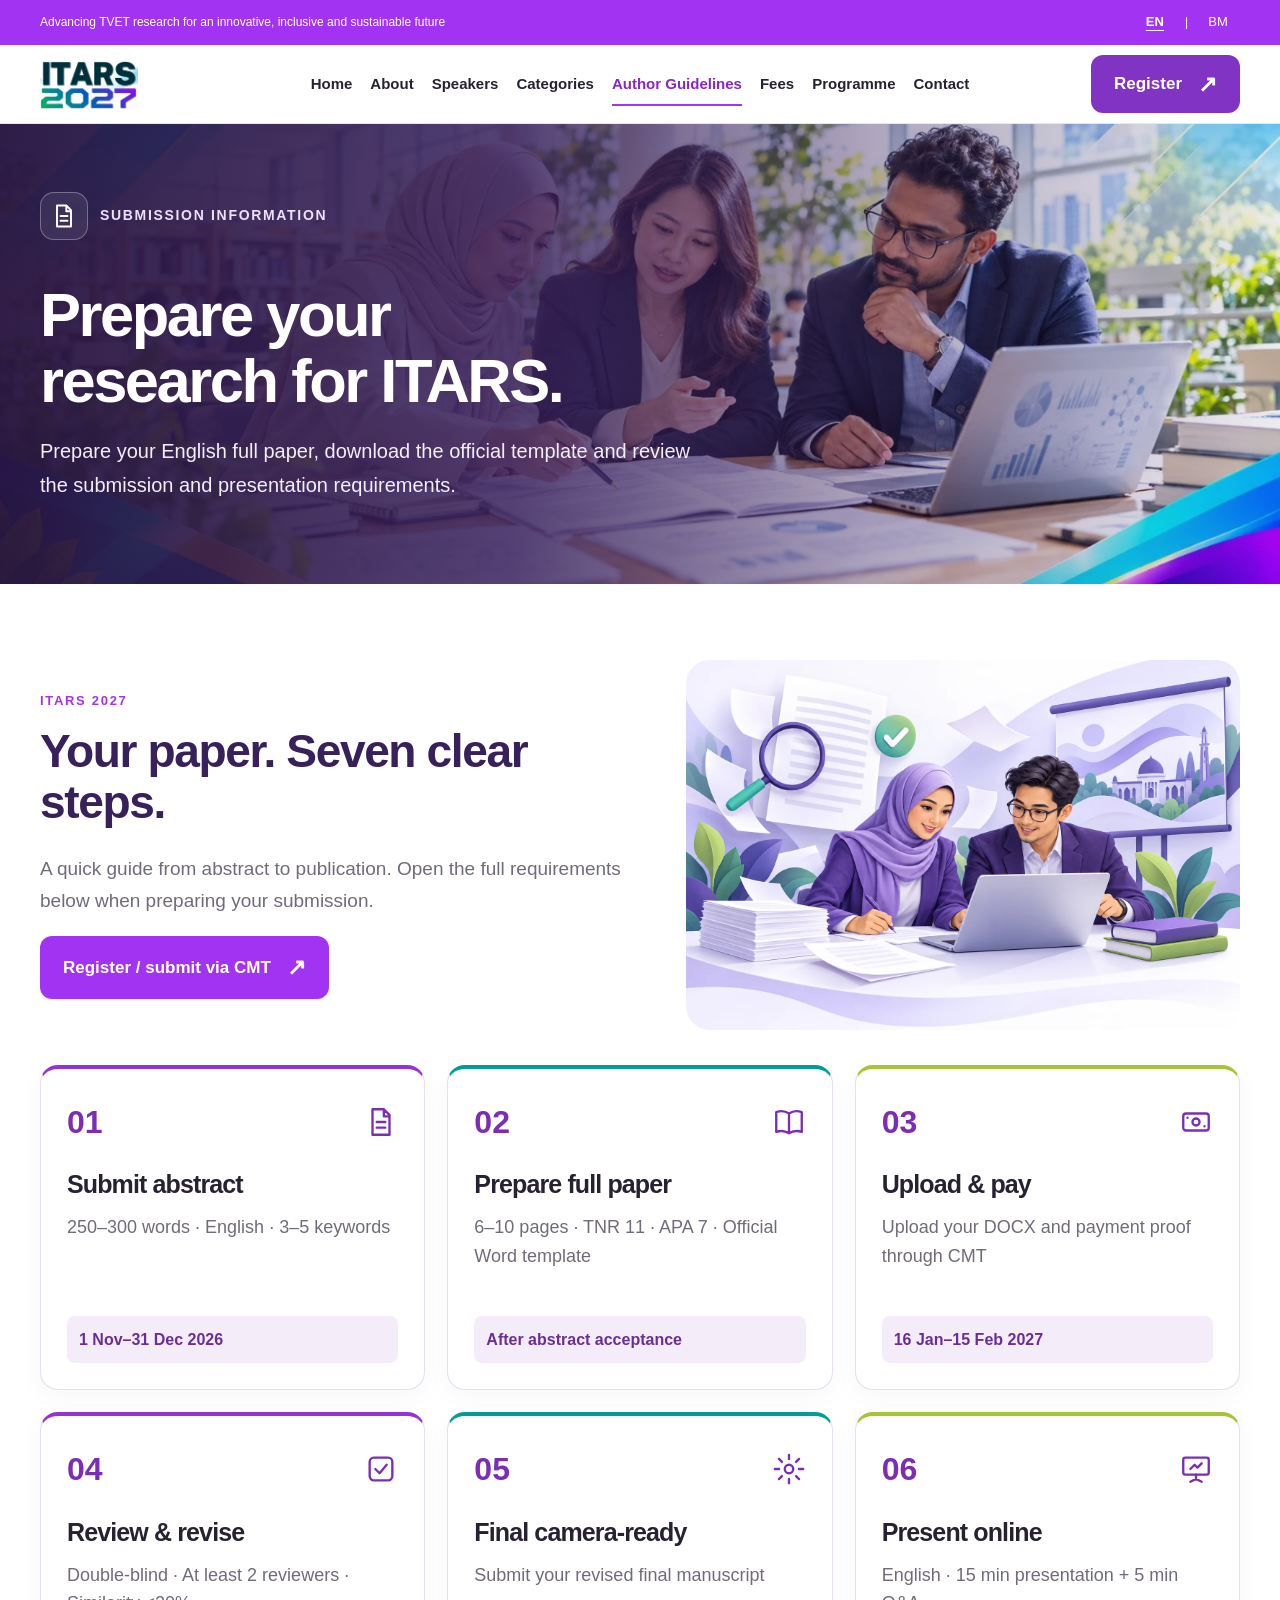
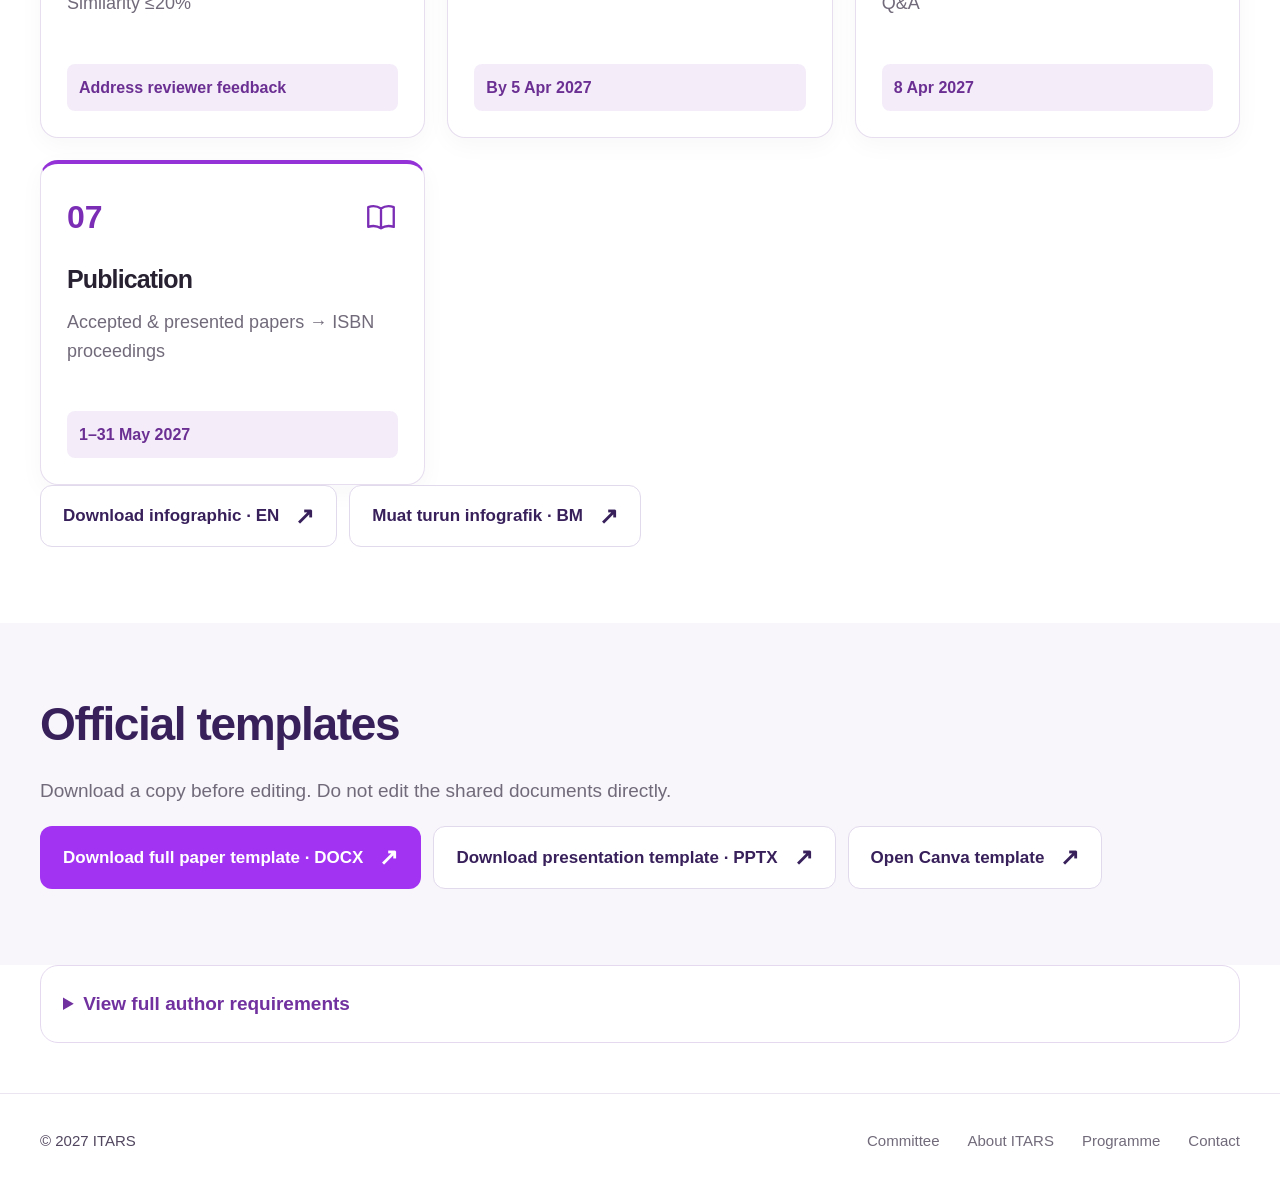
<file: submission.html>
<!doctype html>
<html lang="en">
<head>
<meta charset="utf-8">
<meta name="viewport" content="width=device-width,initial-scale=1">
<title>Submission Information | ITARS 2027</title>
<meta name="description" content="ITARS 2027 author guidelines, Word template, peer review, publication ethics and online presentation requirements.">
<meta name="theme-color" content="#a333f2">
<link rel="icon" href="assets/icons/online-badge.svg" type="image/svg+xml">
<link rel="stylesheet" href="assets/css/style.css?v=20261026-icons3">
<script src="assets/js/translations.js" defer></script>
<script src="assets/js/site.js?v=20261026-icons3" defer></script>
<meta property="og:title" content="Submission Information | ITARS 2027"><meta property="og:description" content="ITARS 2027 author guidelines, Word template, peer review, publication ethics and online presentation requirements."><meta property="og:type" content="website"></head>
<body class="inner-page submission-page">
<svg xmlns="http://www.w3.org/2000/svg" aria-hidden="true" style="position:absolute;width:0;height:0;overflow:hidden"><symbol id="calendar" viewBox="0 0 24 24"><g fill="none" stroke="currentColor" stroke-width="1.65" stroke-linecap="round" stroke-linejoin="round"><rect x="4" y="5" width="16" height="16" rx="2"/><path d="M8 3v4m8-4v4M4 10h16"/></g></symbol><symbol id="online" viewBox="0 0 24 24"><g fill="none" stroke="currentColor" stroke-width="1.65" stroke-linecap="round" stroke-linejoin="round"><rect x="3" y="4" width="18" height="13" rx="2"/><path d="M12 17v4m-5 0h10"/></g></symbol><symbol id="paper" viewBox="0 0 24 24"><g fill="none" stroke="currentColor" stroke-width="1.65" stroke-linecap="round" stroke-linejoin="round"><path d="M6 3h8l4 4v14H6zM14 3v5h4M9 12h6m-6 4h6"/></g></symbol><symbol id="idea" viewBox="0 0 24 24"><g fill="none" stroke="currentColor" stroke-width="1.65" stroke-linecap="round" stroke-linejoin="round"><path d="M9 18h6m-5 3h4M8 14a7 7 0 1 1 8 0l-1 3H9zM12 12V8"/></g></symbol><symbol id="engineering" viewBox="0 0 24 24"><g fill="none" stroke="currentColor" stroke-width="1.65" stroke-linecap="round" stroke-linejoin="round"><path d="m9 3 6 0 1 3 3 1 2 5-2 5-3 1-1 3H9l-1-3-3-1-2-5 2-5 3-1z"/><circle cx="12" cy="12" r="3"/></g></symbol><symbol id="education" viewBox="0 0 24 24"><g fill="none" stroke="currentColor" stroke-width="1.65" stroke-linecap="round" stroke-linejoin="round"><path d="m2 9 10-5 10 5-10 5zM6 11v6q6 5 12 0v-6m4-2v8"/></g></symbol><symbol id="business" viewBox="0 0 24 24"><g fill="none" stroke="currentColor" stroke-width="1.65" stroke-linecap="round" stroke-linejoin="round"><path d="M3 21h18M5 17h3v-6H5zm6 0h3V7h-3zm6 0h3V3h-3z"/></g></symbol><symbol id="environment" viewBox="0 0 24 24"><g fill="none" stroke="currentColor" stroke-width="1.65" stroke-linecap="round" stroke-linejoin="round"><path d="M5 18C1 5 13 3 21 3c0 14-6 18-13 15M5 21 16 9"/></g></symbol><symbol id="tourism" viewBox="0 0 24 24"><g fill="none" stroke="currentColor" stroke-width="1.65" stroke-linecap="round" stroke-linejoin="round"><path d="M4 21V5h16v16M2 21h20M8 8h1m6 0h1m-8 4h1m6 0h1m-6 9v-5h4v5"/></g></symbol><symbol id="social" viewBox="0 0 24 24"><g fill="none" stroke="currentColor" stroke-width="1.65" stroke-linecap="round" stroke-linejoin="round"><circle cx="12" cy="7" r="3"/><path d="M6 21v-2a6 6 0 0 1 12 0v2M5 6a3 3 0 0 0 0 6m14-6a3 3 0 0 1 0 6M2 20v-2a4 4 0 0 1 3-4m17 6v-2a4 4 0 0 0-3-4"/></g></symbol><symbol id="notice" viewBox="0 0 24 24"><g fill="none" stroke="currentColor" stroke-width="1.65" stroke-linecap="round" stroke-linejoin="round"><path d="m3 10 14-5v14L3 14zM7 15l2 6h4l-2-5m9-7 2-2m-2 10 2 2M3 10v4"/></g></symbol><symbol id="menu" viewBox="0 0 24 24"><g fill="none" stroke="currentColor" stroke-width="1.65" stroke-linecap="round" stroke-linejoin="round"><path d="M4 6h16M4 12h16M4 18h16"/></g></symbol><symbol id="mic" viewBox="0 0 24 24"><g fill="none" stroke="currentColor" stroke-width="1.65" stroke-linecap="round" stroke-linejoin="round"><rect x="9" y="3" width="6" height="11" rx="3"/><path d="M5 11a7 7 0 0 0 14 0M12 18v3m-4 0h8"/></g></symbol><symbol id="check" viewBox="0 0 24 24"><g fill="none" stroke="currentColor" stroke-width="1.65" stroke-linecap="round" stroke-linejoin="round"><rect x="4" y="4" width="16" height="16" rx="3"/><path d="m8 12 3 3 5-6"/></g></symbol><symbol id="gear" viewBox="0 0 24 24"><g fill="none" stroke="currentColor" stroke-width="1.65" stroke-linecap="round" stroke-linejoin="round"><circle cx="12" cy="12" r="3"/><path d="M12 2v3m0 14v3M2 12h3m14 0h3M4.9 4.9 7 7m10 10 2.1 2.1M4.9 19.1 7 17M17 7l2.1-2.1"/></g></symbol><symbol id="present" viewBox="0 0 24 24"><g fill="none" stroke="currentColor" stroke-width="1.65" stroke-linecap="round" stroke-linejoin="round"><rect x="3" y="4" width="18" height="12" rx="1.5"/><path d="M12 16v3m-4 2 4-2 4 2M8 12l3-3 2 2 3-3"/></g></symbol><symbol id="book" viewBox="0 0 24 24"><g fill="none" stroke="currentColor" stroke-width="1.65" stroke-linecap="round" stroke-linejoin="round"><path d="M3 5c3-1 6-1 9 1 3-2 6-2 9-1v14c-3-1-6-1-9 1-3-2-6-2-9-1zM12 6v14"/></g></symbol><symbol id="fee" viewBox="0 0 24 24"><g fill="none" stroke="currentColor" stroke-width="1.65" stroke-linecap="round" stroke-linejoin="round"><rect x="3" y="6" width="18" height="12" rx="2"/><circle cx="12" cy="12" r="2.5"/><path d="M6 9v.01M18 15v.01"/></g></symbol><symbol id="phone" viewBox="0 0 24 24"><g fill="none" stroke="currentColor" stroke-width="1.65" stroke-linecap="round" stroke-linejoin="round"><path d="M5 3h4l2 5-2.5 1.5a11 11 0 0 0 6 6L16 13l5 2v4a2 2 0 0 1-2 2A17 17 0 0 1 3 5a2 2 0 0 1 2-2"/></g></symbol><symbol id="globe" viewBox="0 0 24 24"><g fill="none" stroke="currentColor" stroke-width="1.65" stroke-linecap="round" stroke-linejoin="round"><circle cx="12" cy="12" r="9"/><path d="M3 12h18M12 3a14 14 0 0 1 0 18M12 3a14 14 0 0 0 0 18"/></g></symbol><symbol id="target" viewBox="0 0 24 24"><g fill="none" stroke="currentColor" stroke-width="1.65" stroke-linecap="round" stroke-linejoin="round"><circle cx="12" cy="12" r="9"/><circle cx="12" cy="12" r="5"/><circle cx="12" cy="12" r="1"/></g></symbol><symbol id="user" viewBox="0 0 24 24"><g fill="none" stroke="currentColor" stroke-width="1.65" stroke-linecap="round" stroke-linejoin="round"><circle cx="12" cy="8" r="4"/><path d="M4 21a8 8 0 0 1 16 0"/></g></symbol><symbol id="org" viewBox="0 0 24 24"><g fill="none" stroke="currentColor" stroke-width="1.65" stroke-linecap="round" stroke-linejoin="round"><path d="M3 21h18M4 21V10l8-6 8 6v11M9 21v-6h6v6M8 12h.01M16 12h.01"/></g></symbol></svg>
<a class="skip" href="#main"><span data-i18n="skip">Skip to content</span></a>

<!-- ============ SHARED HEADER ============ -->
<header class="site-header">
  <div class="utility"><div class="container utility-inner">
    <span><span data-i18n="utility">Advancing TVET research for an innovative, inclusive and sustainable future</span></span>
    <div class="language-switch" role="group" aria-label="Language"><button type="button" data-lang="en" aria-pressed="true">EN</button><span aria-hidden="true">|</span><button type="button" data-lang="bm" aria-pressed="false">BM</button></div>
  </div></div>
  <div class="nav-shell"><div class="container nav-inner">
    <a href="index.html" class="brand" aria-label="ITARS 2027 Home"><img src="assets/images/itars-logo.webp" alt="ITARS 2027" width="412" height="206"></a>
    <nav class="main-nav" id="main-nav" aria-label="Main navigation"><a href="index.html" data-i18n="navhome">Home</a>
      <a data-i18n="navabout" href="about.html" data-page-link>About</a>
      <a data-i18n="navspeakers" href="speakers.html" data-page-link>Speakers</a>
      <a data-i18n="navpapers" href="categories.html" data-page-link>Categories</a>
      <a data-i18n="navauthors" href="submission.html" data-page-link>Author Guidelines</a>
      <a data-i18n="navfees" href="registration.html" data-page-link>Fees</a>
      <a data-i18n="navprogramme" href="programme.html" data-page-link>Programme</a>
      <a data-i18n="navcontact" href="contact.html" data-page-link>Contact</a>
    </nav>
    <div class="nav-actions">
      <a data-i18n="register" href="https://cmt3.research.microsoft.com/User/Login?ReturnUrl=%2FITARS2026" class="button teal nav-register" target="_blank" rel="noopener">Register</a>
      <button class="menu-toggle" type="button" aria-controls="main-nav" aria-expanded="false" aria-label="Open menu"><svg class="icon" aria-hidden="true"><use href="#menu"></use></svg><span data-i18n="menutext">Menu</span></button>
    </div>
  </div></div>
</header>

<main id="main"><section class="has-explicit-hero inner-hero submission-hero"><img class="page-hero-image" decoding="async" src="assets/images/papers-hero.webp" alt="" width="1536" height="698" fetchpriority="high" aria-hidden="true"><div class="container"><p class="eyebrow hero-section-label"><svg class="icon" aria-hidden="true" viewBox="0 0 24 24" width="46" height="46" focusable="false"><g fill="none" stroke="currentColor" stroke-width="1.65" stroke-linecap="round" stroke-linejoin="round"><path d="M6 3h8l4 4v14H6zM14 3v5h4M9 12h6m-6 4h6"/></g></svg><span data-i18n="submissionlabel">Submission information</span></p><h1 data-i18n="submissionhero">Prepare your research for ITARS.</h1><p data-i18n="submissionlead">Prepare your English full paper, download the official template and review the submission and presentation requirements.</p></div></section><section class="section author-visual"><div class="container"><div class="author-visual-intro"><div><p class="eyebrow">ITARS 2027</p><h2 data-i18n="visualtitle">Your paper. Seven clear steps.</h2><p data-i18n="visuallead">A quick guide from abstract to publication. Open the full requirements below when preparing your submission.</p><a class="button teal" target="_blank" rel="noopener" href="https://cmt3.research.microsoft.com/User/Login?ReturnUrl=%2FITARS2026" data-i18n="visualregister">Register / submit via CMT</a></div><img src="assets/images/author-guide-illustration.webp" alt="" width="1536" height="1024" loading="lazy"></div><ol class="author-journey"><li class="journey-card"><div class="journey-top"><span class="step-number">01</span><svg class="icon" aria-hidden="true"><use href="#paper"></use></svg></div><h3 data-i18n="v1">Submit abstract</h3><p data-i18n="v1c">250–300 words · English · 3–5 keywords</p><strong data-i18n="v1d">1 Nov–31 Dec 2026</strong></li><li class="journey-card"><div class="journey-top"><span class="step-number">02</span><svg class="icon" aria-hidden="true"><use href="#book"></use></svg></div><h3 data-i18n="v2">Prepare full paper</h3><p data-i18n="v2c">6–10 pages · TNR 11 · APA 7 · Official Word template</p><strong data-i18n="v2d">After abstract acceptance</strong></li><li class="journey-card"><div class="journey-top"><span class="step-number">03</span><svg class="icon" aria-hidden="true"><use href="#fee"></use></svg></div><h3 data-i18n="v3">Upload & pay</h3><p data-i18n="v3c">Upload your DOCX and payment proof through CMT</p><strong data-i18n="v3d">16 Jan–15 Feb 2027</strong></li><li class="journey-card"><div class="journey-top"><span class="step-number">04</span><svg class="icon" aria-hidden="true"><use href="#check"></use></svg></div><h3 data-i18n="v4">Review & revise</h3><p data-i18n="v4c">Double-blind · At least 2 reviewers · Similarity ≤20%</p><strong data-i18n="v4d">Address reviewer feedback</strong></li><li class="journey-card"><div class="journey-top"><span class="step-number">05</span><svg class="icon" aria-hidden="true"><use href="#gear"></use></svg></div><h3 data-i18n="v5">Final camera-ready</h3><p data-i18n="v5c">Submit your revised final manuscript</p><strong data-i18n="v5d">By 5 Apr 2027</strong></li><li class="journey-card"><div class="journey-top"><span class="step-number">06</span><svg class="icon" aria-hidden="true"><use href="#present"></use></svg></div><h3 data-i18n="v6">Present online</h3><p data-i18n="v6c">English · 15 min presentation + 5 min Q&A</p><strong data-i18n="v6d">8 Apr 2027</strong></li><li class="journey-card"><div class="journey-top"><span class="step-number">07</span><svg class="icon" aria-hidden="true"><use href="#book"></use></svg></div><h3 data-i18n="v7">Publication</h3><p data-i18n="v7c">Accepted & presented papers → ISBN proceedings</p><strong data-i18n="v7d">1–31 May 2027</strong></li></ol><div class="button-row"><a class="button outline" download href="assets/images/itars-2027-author-guide-en.webp">Download infographic · EN</a><a class="button outline" download href="assets/images/itars-2027-author-guide-bm.webp">Muat turun infografik · BM</a></div></div></section><section class="section soft-section" id="templates"><div class="container"><h2><span data-i18n="authortemplates">Official templates</span></h2><p><span data-i18n="downloadfirst">Download a copy before editing. Do not edit the shared documents directly.</span></p><div class="button-row"><a class="button teal" download href="assets/downloads/ITARS-2027-Full-Paper-Template.docx"><span data-i18n="worddownload">Download full paper template · DOCX</span></a><a class="button outline" href="assets/downloads/ITARS_2027_Presentation_Template.pptx" download><span data-i18n="ppttemplate">Download presentation template · PPTX</span></a><a class="button outline" target="_blank" rel="noopener" href="https://www.canva.com/design/DAHCHHQ5g2E/9PDNKkQIFGlXp7hrEBSxvQ/view?mode=preview"><span data-i18n="canvatemplate">Open Canva template</span></a></div></div></section><div class="container author-details-wrap"><details class="author-full-details"><summary data-i18n="fullrequirements">View full author requirements</summary><section class="section"><div class="container"><p class="eyebrow">ITARS 2027</p><h2><span data-i18n="authorintro">Author submission guidelines</span></h2><div class="author-grid"><article class="author-card"><h3><span data-i18n="authorlanguage">English only</span></h3><p><span data-i18n="authorlanguagecopy">Full papers and all conference presentations must be in English. Use the official A4 Microsoft Word template.</span></p></article><article class="author-card"><h3><span data-i18n="authorpages">6–10 pages</span></h3><p><span data-i18n="authorpagescopy">Prepare a full paper of 6–10 pages, including the abstract, text, figures, tables and references. Papers exceeding 10 pages may be returned for revision.</span></p></article><article class="author-card"><h3><span data-i18n="authorabstract">Abstract and formatting</span></h3><p><span data-i18n="authorabstractcopy">Use a 250–300-word English abstract, 3–5 italicised keywords, Times New Roman 11, single spacing and APA 7th edition references. Keep tables editable and label all tables and figures clearly.</span></p></article></div></div></section><section class="section soft-section" id="submission-steps"><div class="container"><h2 data-i18n="submissionsteps">Your submission journey</h2><div class="submission-steps"><article class="author-card"><h3 data-i18n="substep1">1. Submit your abstract</h3><p data-i18n="substep1copy">Submit a 250–300-word English abstract through the online submission portal. State the background, objectives, methodology, key findings and significance. Avoid symbols, equations and footnotes. Include 3–5 italicised keywords and accurate author names, affiliations and corresponding email. Abstract submission: 1 November–31 December 2026. Acceptance notification: by 15 January 2027.</p></article><article class="author-card"><h3 data-i18n="substep2">2. Prepare your full paper</h3><p data-i18n="substep2copy">After abstract acceptance, use the attached official A4 DOCX template for a 6–10-page paper. Include Abstract, Introduction, Literature Review, Methodology, Results and Discussion, Conclusion and References. Use Times New Roman 11, single spacing and APA 7th edition. Tables must be editable; clearly label all tables and figures. Download the template before editing.</p></article><article class="author-card"><h3 data-i18n="substep3">3. Submit your full paper</h3><p data-i18n="substep3copy">Upload through the submission portal linked below. Filename: ITARS2027_FullPaper_FirstAuthorName.docx. Papers that do not follow the official format or exceed 10 pages may be returned for revision. Full paper submission and payment: 16 January–15 February 2027.</p></article><article class="author-card"><h3 data-i18n="substep4">4. Review and revision</h3><p data-i18n="substep4copy">Each paper undergoes double-blind peer review by at least two reviewers, assessing originality, clarity, technical contribution and relevance to the theme, Excellence in TVET and Entrepreneurship. Revise the manuscript in response to their comments before camera-ready submission. Maximum similarity: 20%.</p></article><article class="author-card"><h3 data-i18n="substep5">5. Submit your camera-ready paper</h3><p data-i18n="substep5copy">Upload the revised final paper by 5 April 2027. Address the reviewers’ comments and retain the official formatting. You may include a cover letter explaining how the comments have been addressed.</p></article><article class="author-card"><h3 data-i18n="substep6">6. Register and present online</h3><p data-i18n="substep6copy">At least one author per paper must register and pay by the deadline. Present online in English on 8 April 2027: 15 minutes plus 5 minutes Q&A. Presenters: local RM200 (second paper RM150), PolyCC student RM150, international USD60 (second paper USD40). Participants: local RM50, international USD20.</p></article><article class="author-card"><h3 data-i18n="substep7">7. Publication</h3><p data-i18n="substep7copy">Accepted and presented papers will be published in the ITARS 2027 Proceedings (ISBN), scheduled for 1–31 May 2027. Selected papers may be considered for the International Journal of Technical Vocational & Engineering Technology (iTVET) or other relevant indexed or refereed journals, subject to standard review and editorial decisions.</p></article></div></div></section><section class="section"><div class="container"><h2><span data-i18n="paperframe">Suggested paper structure</span></h2><div class="author-grid"><article class="author-card"><h3><span data-i18n="frame0">1. Background and objectives</span></h3><p><span data-i18n="frame0copy">Describe the state of the art, the research problem and its significance, existing limitations and your study objectives.</span></p></article><article class="author-card"><h3><span data-i18n="frame1">2. Methods and originality</span></h3><p><span data-i18n="frame1copy">Explain your methods, experimental setup or system design, highlighting the original or innovative aspects.</span></p></article><article class="author-card"><h3><span data-i18n="frame2">3. Discussion of the method</span></h3><p><span data-i18n="frame2copy">Discuss advantages, challenges and improvements compared with previous studies.</span></p></article><article class="author-card"><h3><span data-i18n="frame3">4. Results and evidence</span></h3><p><span data-i18n="frame3copy">Present your main findings with data, tables or figures that support the conclusions.</span></p></article><article class="author-card"><h3><span data-i18n="frame4">5. Conclusions and future work</span></h3><p><span data-i18n="frame4copy">Summarise the contributions, implications, limitations and possible future developments or applications.</span></p></article></div></div></section><section class="section soft-section"><div class="container"><h2><span data-i18n="reviewethics">Peer review and publication ethics</span></h2><div class="author-grid"><article class="author-card"><h3><span data-i18n="reviewprocess">Independent peer review</span></h3><p><span data-i18n="reviewprocesscopy">Each paper undergoes double-blind peer review by at least two reviewers, assessing originality, clarity, technical contribution and relevance to the theme, Excellence in TVET and Entrepreneurship. Revise the manuscript in response to their comments before camera-ready submission.</span></p></article><article class="author-card"><h3><span data-i18n="reviewanonymous">Prepare an anonymous review copy</span></h3><p><span data-i18n="reviewanonymouscopy">For double-blind review, conceal author names, affiliations and identifying details in the review manuscript. The supplied template contains author fields; confirm the CMT upload requirements with the organisers.</span></p></article><article class="author-card"><h3><span data-i18n="reviewsimilarity">Originality and similarity</span></h3><p><span data-i18n="reviewsimilaritycopy">All papers undergo plagiarism screening with a maximum similarity index of 20%. Submit original work that has not been published and is not under consideration elsewhere.</span></p></article><article class="author-card"><h3><span data-i18n="reviewai">AI disclosure and permissions</span></h3><p><span data-i18n="reviewaicopy">Clearly acknowledge AI-assisted writing or data generation. Obtain permission for copyrighted images, figures and datasets. Authors agree to scholarly publication ethics and to present accepted work at the conference.</span></p></article></div></div></section><section class="section" id="presentation-guidelines"><div class="container"><h2><span data-i18n="presentationguide">Online presentation guidelines</span></h2><div class="author-grid"><article class="author-card"><h3><span data-i18n="presentationtime">15 minutes + 5 minutes Q&A</span></h3><p><span data-i18n="presentationtimecopy">All accepted papers must be presented online in English at ITARS 2027. Each presenter has 15 minutes to present, followed by 5 minutes for questions and answers. Please remain for the entire session to support fellow authors and participate in discussion.</span></p></article><article class="author-card"><h3><span data-i18n="presentationslides">Prepare clear, visual slides</span></h3><p><span data-i18n="presentationslidescopy">Use the official ITARS 2027 PowerPoint or Canva template. Summarise objectives, methods, results and conclusions with concise text, figures, charts and visuals. Download a copy before editing; do not edit the shared template directly.</span></p></article><article class="author-card"><h3><span data-i18n="presentationtech">Technical readiness and evaluation</span></h3><p><span data-i18n="presentationtechcopy">Ensure a stable internet connection, a functioning camera and clear audio. Session chairs will evaluate content quality, clarity of delivery and research contribution. Session slots, the platform and joining links will be announced separately.</span></p></article></div><p><a class="text-link" href="submission.html#templates"><span data-i18n="presentationtemplates">View official templates</span></a></p></div></section><section class="section"><div class="container"><h2 data-i18n="dateslabel">IMPORTANT DATES</h2><ol class="date-grid">
      <li class="date-card reveal" style="--c:#0FA37F;--n:#8000ED"><span class="date-icon"><svg class="icon" aria-hidden="true"><use href="#paper"></use></svg></span><h3 data-i18n="d0t">Abstract Submission</h3><p data-i18n="d0d">1 Nov – 31 Dec 2026</p></li>
      <li class="date-card reveal" style="--c:#0755EE;--n:#11A35A"><span class="date-icon"><svg class="icon" aria-hidden="true"><use href="#check"></use></svg></span><h3 data-i18n="d1t">Acceptance Notification</h3><p data-i18n="d1d">15 Jan 2027</p></li>
      <li class="date-card reveal" style="--c:#7A12E0;--n:#D000D5"><span class="date-icon"><svg class="icon" aria-hidden="true"><use href="#paper"></use></svg></span><h3 data-i18n="d2t">Full Paper Submission</h3><p data-i18n="d2d">16 Jan – 15 Feb 2027</p></li>
      <li class="date-card reveal" style="--c:#11A35A;--n:#8000ED"><span class="date-icon"><svg class="icon" aria-hidden="true"><use href="#gear"></use></svg></span><h3 data-i18n="d3t">Camera Ready</h3><p data-i18n="d3d">5 Apr 2027</p></li>
      <li class="date-card is-key reveal" style="--c:#7A12E0;--n:#11A35A"><span class="date-icon"><svg class="icon" aria-hidden="true"><use href="#present"></use></svg></span><h3><mark data-i18n="d4t">Online Presentation</mark></h3><p data-i18n="d4d">8 Apr 2027</p></li>
      <li class="date-card reveal" style="--c:#009DA8"><span class="date-icon"><svg class="icon" aria-hidden="true"><use href="#book"></use></svg></span><h3 data-i18n="d5t">Proceedings</h3><p data-i18n="d5d">1 – 31 May 2027</p></li>
    </ol></div></section><section class="section"><div class="container enquiry-panel"><h2 data-i18n="submissioncontact">Need submission guidance?</h2><p data-i18n="submissioncontactcopy">Contact the organisers before sending a manuscript or making payment.</p><a class="button teal" href="contact.html" data-i18n="navcontact">Contact</a></div></section><section class="section"><div class="container enquiry-panel"><h2 data-i18n="cmtregister">Registration through Microsoft CMT</h2><p data-i18n="cmtwarning">Register for ITARS 2027 through the official Microsoft CMT portal. The organisers will update the conference details in this portal.</p><div class="button-row"><a class="button teal" href="https://cmt3.research.microsoft.com/User/Login?ReturnUrl=%2FITARS2026" target="_blank" rel="noopener" data-i18n="cmtlink">Register via Microsoft CMT</a><a class="button outline" href="https://youtu.be/n7a7BSuG8R8?si=HKOR8QAPusRU7kE0" target="_blank" rel="noopener" data-i18n="cmtvideo">Watch registration instructions</a></div></div></section></details></div></main>

<!-- ============ SHARED FOOTER ============ -->
<footer class="site-footer"><div class="container footer-inner"><small>© 2027 ITARS</small><nav aria-label="Footer navigation"><a href="committee.html" data-i18n="committee">Committee</a><a data-i18n="footabout" href="about.html" data-page-link>About ITARS</a><a data-i18n="footprogramme" href="programme.html" data-page-link>Programme</a><a data-i18n="footcontact" href="contact.html" data-page-link>Contact</a></nav></div></footer>

<dialog id="page-dialog" aria-labelledby="dialog-title"><button class="dialog-close" type="button" aria-label="Close dialog">×</button><p class="eyebrow">ITARS 2027</p><h2 data-i18n="dialogtitle" id="dialog-title">This page is being prepared</h2><p><span data-i18n="dialogcopy">The requested resource is awaiting organiser confirmation. Please contact the team for assistance.</span></p><div class="dialog-actions"><a class="button teal" href="assets/images/itars-poster.webp"><span data-i18n="viewposter">View event poster</span></a><a href="tel:+60127899131">Tuan Rozila · +60 12-789 9131</a><a href="tel:+60197607001">Dr. Khairunnisa · +60 19-760 7001</a></div></dialog>
</body>
</html>
</file>
<file: assets/css/style.css>
:root{--green:#38205b;--teal:#a333f2;--violet:#a333f2;--lime:#bca3eb;--ink:#272131;--muted:#716a7a;--line:#e7e1ef;--header-height:108px;--footer-height:0px}*{box-sizing:border-box}html{scroll-behavior:smooth;scroll-padding-top:120px}body{margin:0;padding-top:var(--header-height);background:#fff;color:var(--ink);font:19px/1.7 'Segoe UI',Arial,sans-serif}a{color:inherit;text-decoration:none}button{font:inherit;cursor:pointer}a,button{touch-action:manipulation}a:focus-visible,button:focus-visible{outline:3px solid var(--lime);outline-offset:5px}img{display:block;max-width:100%;height:auto}.container{width:min(1240px,calc(100% - 80px));margin:auto}.icon{width:34px;height:34px;flex-shrink:0}h1,h2,h3,p{margin-top:0}h1,h2,h3{line-height:1.12;letter-spacing:-.035em}h2{font-size:clamp(34px,3.6vw,48px);margin-bottom:24px}h3{font-size:19px}p{color:var(--muted)}.skip{position:fixed;left:20px;top:-100px;z-index:100;background:#fff;padding:10px}.skip:focus{top:10px}.site-header{position:fixed;inset:0 0 auto;z-index:50;background:#fff}.utility{background:#a333f2;border-bottom:1px solid #a333f2;color:#fff;font-size:12px}.utility-inner{min-height:30px;display:flex;align-items:center;justify-content:space-between;gap:20px}.language-switch{display:flex;align-items:center;gap:8px;flex-shrink:0}.language-switch button{font-size:12px;border:0;background:none;padding:5px;color:#fff;opacity:1}.language-switch button[aria-pressed=true]{opacity:1;font-weight:800;text-decoration:underline;text-underline-offset:4px}.nav-shell{border-bottom:1px solid #ebe5f2}.nav-inner{min-height:78px;display:flex;align-items:center;justify-content:space-between;gap:25px}.brand img{width:98px;height:49px;object-fit:contain}.main-nav{display:flex;gap:26px;font-size:16px;font-weight:650}.main-nav a:hover{color:var(--teal)}.nav-actions{display:flex;gap:12px;align-items:center}.button{display:inline-flex;align-items:center;justify-content:center;gap:16px;padding:14px 22px;border:1px solid transparent;border-radius:12px;font-size:17px;font-weight:700;line-height:1.4;min-height:48px;transition:transform .2s,background .2s}.button:after{content:'↗';font-size:23px}.button:hover{transform:translateY(-2px)}.teal,.nav-register,.gold{background:var(--teal);color:#fff}.nav-register{min-height:48px;padding:12px 22px}.outline{background:#fff;color:var(--green);border-color:#e1d9ec}.menu-toggle{display:none;background:#fff;border:1px solid var(--line);border-radius:5px;padding:7px;color:var(--green)}.hero{position:relative;isolation:isolate;overflow:hidden;background:#38205b;padding:72px 0 106px}.hero-grid{display:block}.hero-copy{width:53%;max-width:640px;min-width:0}.hero-visual{position:absolute;inset:0;z-index:-3;overflow:hidden}.hero-visual img{width:100%;height:100%;object-fit:cover;object-position:center 50%}.hero:before{content:'';position:absolute;inset:0;z-index:-2;background:linear-gradient(90deg,#281440f5,#281440f0 30%,#281440a6 52%,#28144010 78%,transparent)}.hero-shapes,.hero-ribbon{display:none}.hero-wordmark{font-size:14px;font-weight:750;letter-spacing:.16em;color:#e4dced;margin-bottom:18px}.hero-wordmark span{color:#d8c6f4;font-size:11px}.full-title{font-size:13px;line-height:1.65;color:#e4dced!important;font-weight:500;max-width:450px;margin-bottom:25px;text-transform:uppercase;letter-spacing:.05em}.theme-panel{padding:0;margin:0 0 26px}.hero h1{font:800 clamp(43px,4.6vw,65px)/1.05 'Segoe UI',Arial,sans-serif;letter-spacing:-.045em;color:white;margin:0;overflow-wrap:break-word}.hero h1 em{display:block;font-style:normal;font-size:.66em;color:#dfd1f5;line-height:1.14;margin-top:10px}.hero-date{color:white;font-size:20px;font-weight:650;margin-bottom:18px}.hero-description{color:#e4dced!important;font-size:20px;max-width:510px;line-height:1.65;margin-bottom:26px}.button-row{display:flex;gap:12px;flex-wrap:wrap}.hero .outline{background:#ffffff0c;border-color:#d0c5df;color:#fff}.countdown-wrap{position:relative;margin-top:-38px;z-index:3}.countdown-card{display:grid;grid-template-columns:1fr 1.3fr;gap:25px;align-items:center;padding:25px 30px;background:#fff;border:1px solid var(--line);border-radius:10px;box-shadow:0 12px 32px #44246d10}.eyebrow{display:flex;align-items:center;gap:15px;font-size:13px;font-weight:750;letter-spacing:.13em;color:var(--teal);line-height:1.5;margin-bottom:15px}.eyebrow i{width:30px;height:2px;background:var(--lime)}.countdown-intro .eyebrow{font-size:12px;margin-bottom:8px}.countdown-intro strong{display:block;font-size:19px;line-height:1.4}.countdown-intro small{display:block;font-size:12px;color:var(--muted);margin-top:7px}.countdown-intro #countdown-status{font-size:12px;color:var(--teal)}.countdown-units{display:grid;grid-template-columns:repeat(4,1fr)}.count-unit{text-align:center;border-left:1px solid var(--line);padding:0 14px}.count-unit strong{display:block;font-size:54px;line-height:1.1;color:var(--green);font-variant-numeric:tabular-nums;font-weight:650;letter-spacing:-.04em}.count-unit small{display:block;font-size:12px;font-weight:700;letter-spacing:.12em;margin-top:6px}.section{padding:80px 0}.about-grid{display:grid;grid-template-columns:1fr 1fr;gap:70px;align-items:center}.about-grid>.about-photo{grid-column:1;grid-row:1}.about-grid>div:not(.about-photo){grid-column:2;grid-row:1}.about p:not(.eyebrow){font-size:19px;line-height:1.75}.about-photo{position:relative}.about-photo img{width:100%;aspect-ratio:1.35;object-fit:cover;border-radius:20px}.photo-label{position:absolute;bottom:0;right:0;background:var(--green);color:white;padding:16px 22px;display:flex;align-items:center;gap:13px;border-radius:16px 0 16px 0;font-size:17px}.photo-label i{display:none}.text-link,.light-link{display:inline-block;color:var(--teal);font-size:16px;font-weight:700;border-bottom:1px solid #cbbfdf;padding-bottom:3px}.text-link:after,.light-link:after{content:' ↗'}.banner-head{display:flex;align-items:center;gap:24px;margin-bottom:32px}.banner{display:flex;gap:12px;align-items:center;background:none;color:var(--ink);font-size:38px;font-weight:750;text-transform:none;letter-spacing:-.03em;padding:0;margin:0;clip-path:none}.banner>.icon{display:none}.banner-line{height:1px;flex:1;background:var(--line)}.speakers{background:#faf9fc}.speaker-grid{list-style:none;padding:0;margin:0;display:grid;grid-template-columns:repeat(5,minmax(0,1fr));gap:22px}.speaker-photo{margin:0 0 20px;width:100%;aspect-ratio:1.1;overflow:hidden;border-radius:16px;background:#fff}.speaker-photo img{width:100%;height:100%;object-fit:cover}.speaker-photo b,.speaker-label{display:none}.speaker-body{text-align:left;background:none!important;padding:0}.speaker-body h3{font-size:19px;line-height:1.4;margin-bottom:8px;letter-spacing:-.015em}.speaker-body p{font-size:15px;line-height:1.6;margin:0}.date-grid{display:grid;grid-template-columns:repeat(3,minmax(0,1fr));list-style:none;margin:0;padding:0;gap:0 35px}.date-card{position:relative;border-top:1px solid var(--line);padding:24px 0;background:none;border-radius:0;display:grid;grid-template-columns:54px 1fr;gap:0 15px}.date-icon{grid-row:span 2;width:50px;height:50px;border-radius:50%;background:#f2edf8;color:var(--teal);display:grid;place-items:center}.date-icon .icon{width:28px;height:28px}.date-card h3{font-size:19px;line-height:1.4;margin-bottom:8px;letter-spacing:0}.date-card p{font-size:17px;margin:0}.date-card mark{color:var(--green);background:none}.date-card.is-key{border-top:2px solid var(--lime)}.date-card.is-key p{font-weight:750;color:var(--green)}.fields{background:#a333f2;padding:88px 0}.fields .banner-head{margin-bottom:30px}.fields .section-lead{margin-bottom:34px;flex-wrap:wrap}.fields .field-grid{gap:18px}.fields .banner,.fields .section-lead p,.fields .text-link{color:#fff}.fields .banner-line{background:#ffffff66}.fields .text-link{border-color:#ffffff99}.section-lead{display:flex;justify-content:space-between;gap:30px;align-items:center;margin-bottom:25px}.section-lead p{margin:0;font-size:19px}.field-grid{display:grid;grid-template-columns:repeat(3,minmax(0,1fr));gap:13px}.field-card{display:flex;gap:15px;align-items:center;padding:24px;background:#fff;border:1px solid #e7e0ee;border-radius:16px;transition:transform .2s}.field-card:hover{transform:translateY(-3px)}.field-card .icon{width:36px;height:36px;color:var(--violet)}.field-card h3{font-size:18px;line-height:1.4;margin:0;letter-spacing:0;flex:1}.field-card>span:last-child{color:var(--violet);font-size:22px}.organisers-section{padding:55px 0}.centered{justify-content:center}.organiser-names{display:flex;justify-content:center;align-items:center;gap:45px}.organiser-names img{height:95px;width:auto;object-fit:contain}.organiser-names img:last-child{height:80px}.organiser-names>span{height:45px;width:1px;background:var(--line)}.organiser-line{display:none}.cta{background:var(--green);color:white}.cta-inner{display:flex;align-items:center;justify-content:space-between;gap:35px;padding:40px 0}.cta h2{font-size:clamp(36px,4vw,48px);color:#fff;margin-bottom:10px}.cta h2 em{font-style:normal;color:#dfd1f5}.cta p{font-size:16px;color:#e4dced;margin:0}.cta .gold{background:#a333f2;color:#fff}.cta .gold:hover{background:#8824d0}.cta .outline{background:transparent;border-color:#ab96c9;color:white}.site-footer{position:static;background:#fff;border-top:1px solid #ebe5f2}.footer-inner{display:flex;justify-content:space-between;align-items:center;gap:20px;min-height:94px;padding:20px 0}.footer-inner small{font-size:15px;color:#51465f}.footer-inner nav{display:flex;gap:28px;color:var(--muted);font-size:15px}dialog{border:1px solid var(--line);border-radius:12px;width:min(540px,calc(100% - 30px));padding:35px;color:var(--ink)}dialog::backdrop{background:#38205b99;backdrop-filter:blur(4px)}dialog h2{font-size:28px}dialog p{font-size:16px}.dialog-close{position:absolute;right:12px;top:6px;border:0;background:none;font-size:30px;color:var(--green)}.dialog-actions{display:flex;flex-direction:column;align-items:start;gap:12px;font-size:14px}.js-motion .reveal{opacity:0;transform:translateY(15px);transition:opacity .6s,transform .6s}.js-motion .reveal.visible{opacity:1;transform:none}
@media(max-width:1100px){.container{width:calc(100% - 48px)}.main-nav{gap:16px;font-size:15px}.hero-copy{width:58%}.about-grid{gap:35px}.speaker-grid{gap:16px}.cta-inner{gap:25px}.cta .button{font-size:16px;padding:14px 18px}}
@media(max-width:1050px){.main-nav{display:none;position:absolute;top:100%;left:0;right:0;background:#fff;border-bottom:1px solid var(--line);padding:20px 24px;grid-template-columns:1fr 1fr;gap:0;font-size:16px}.main-nav.is-open{display:grid}.main-nav a{padding:12px}.menu-toggle{display:block}.countdown-card{grid-template-columns:1fr;text-align:center;gap:20px}.countdown-intro .eyebrow{justify-content:center}.count-unit:first-child{border:0}.speaker-grid{grid-template-columns:repeat(3,1fr)}.date-grid{grid-template-columns:repeat(2,1fr)}.field-grid{grid-template-columns:repeat(2,1fr)}.cta-inner{flex-direction:column;align-items:start}.about-grid{gap:30px}.about h2{font-size:33px}}
@media(max-width:600px){.container{width:calc(100% - 36px)}.utility-inner>span{font-size:11px;max-width:calc(100% - 65px);line-height:1.3}.language-switch{gap:3px}.nav-inner{min-height:66px;gap:12px}.brand img{width:84px;height:42px}.nav-register{font-size:15px;padding:11px 14px;min-height:44px}.nav-actions{gap:8px}.menu-toggle .icon{width:28px;height:28px}.hero{padding:112px 0 64px}.hero-copy{width:100%;max-width:100%}.hero-visual img{object-position:66% top}.hero:before{background:linear-gradient(180deg,#28144000,#28144040 12%,#281440dc 28%,#281440f7 45%,#281440fa)}.hero-wordmark{font-size:13px;margin-bottom:14px}.full-title{font-size:12px;margin-bottom:20px}.hero h1{font-size:45px}html[lang=ms] .hero h1{font-size:36px}.hero h1 em{font-size:.65em}.hero-date{font-size:18px}.hero-description{font-size:18px;line-height:1.6}.hero .button-row{display:grid;grid-template-columns:1fr;gap:12px}.hero .button{padding:15px 18px;font-size:16px;gap:14px}.countdown-card{padding:20px 14px;gap:18px}.count-unit{padding:0 5px}.count-unit strong{font-size:38px}.count-unit small{font-size:11px}.countdown-intro strong{font-size:17px}.countdown-intro small{font-size:12px}.section{padding:45px 0}.about-grid{grid-template-columns:minmax(0,1fr);gap:30px}.about-grid>.about-photo{grid-column:1;grid-row:1}.about-grid>div:not(.about-photo){grid-column:1;grid-row:2}.about h2{font-size:33px}.about p:not(.eyebrow){font-size:19px}.banner{font-size:30px}.banner-head{gap:20px;margin-bottom:25px}.speaker-grid{grid-template-columns:repeat(2,minmax(0,1fr));gap:28px 18px}.speaker:last-child{grid-column:auto;width:auto}.speaker-body h3{font-size:18px}.speaker-body p{font-size:15px}.date-grid{grid-template-columns:1fr;gap:0}.date-card{padding:20px 0}.date-card h3{font-size:19px}.date-card p{font-size:17px}.section-lead{display:block}.section-lead p{margin-bottom:12px}.field-grid{grid-template-columns:1fr;gap:10px}.field-card{padding:20px}.organiser-names{gap:25px}.organiser-names img{height:80px}.organiser-names img:last-child{height:65px}.cta-inner{padding:32px 0;gap:25px}.cta h2{font-size:31px}.cta p{font-size:15px}.cta .button-row{display:grid;grid-template-columns:1fr;width:100%;gap:12px}.cta .button{font-size:16px;gap:14px;padding:15px 18px}.footer-inner{min-height:100px;gap:14px;flex-direction:column;justify-content:center;padding:20px 0}.footer-inner nav{gap:18px;font-size:14px;flex-wrap:wrap;justify-content:center}.footer-inner small{font-size:13px}.organisers-section{padding:40px 0}}
@media(prefers-reduced-motion:reduce){html{scroll-behavior:auto}*,*:before,*:after{animation:none!important;transition:none!important}.js-motion .reveal{opacity:1;transform:none}}

/* Palette violet with readable white button labels. */
.teal,.nav-register,.gold{background:#a333f2;color:#fff}.teal:hover,.nav-register:hover,.gold:hover{background:#8824d0}

/* Comfortable reading layout on phones and small tablets. */
@media(max-width:800px){
 .about-grid{grid-template-columns:minmax(0,1fr);gap:30px}
 .about-grid>.about-photo{grid-column:1;grid-row:1}
 .about-grid>div:not(.about-photo){grid-column:1;grid-row:2}
 .about-photo img{max-height:440px}
 .field-grid{grid-template-columns:minmax(0,1fr)}
 .fields{padding:56px 0}
 .fields .section-lead{display:block;margin-bottom:28px}
 .fields .section-lead p{margin-bottom:16px}
 .banner{overflow-wrap:anywhere}
 .banner-line{min-width:20px}
 .speaker-grid{grid-template-columns:repeat(2,minmax(0,1fr))}
 .hero-copy{width:100%;max-width:610px}
 .hero:before{background:linear-gradient(90deg,#281440f5,#281440d9 55%,#28144066)}
 .hero-description{max-width:540px}
 .hero .button-row{gap:12px}
 .field-card{min-width:0;padding:22px}
 .field-card h3{overflow-wrap:anywhere}
 .cta h2{font-size:36px}
 .cta .button{font-size:16px;min-height:54px}
 .footer-inner{padding:24px 0;flex-wrap:wrap}
 .footer-inner nav{font-size:15px;gap:20px;flex-wrap:wrap}
}
@media(max-width:600px){
 .hero:before{background:linear-gradient(180deg,#28144010,#28144066 12%,#281440ee 28%,#281440fa 48%)}
 .hero-description{color:#fff!important}
 .cta h2{font-size:36px}
 .footer-inner small{font-size:14px}
 .fields .banner{font-size:29px}
 .fields .text-link{font-size:16px}
}

/* Subtle skyline texture in the closing invitation. */
.cta{position:relative;isolation:isolate;overflow:hidden;background:#38205b}.cta:before{content:"";position:absolute;inset:0;z-index:-2;background:url("../images/hero.webp") center 57%/cover no-repeat;opacity:.24}.cta:after{content:"";position:absolute;inset:0;z-index:-1;background:linear-gradient(90deg,rgba(45,22,73,.84),rgba(56,32,91,.55));pointer-events:none}.cta-inner{position:relative;padding-top:56px;padding-bottom:56px}.cta h2,.cta p{text-shadow:0 2px 12px rgba(20,8,36,.25)}

/* Speaker showcase, milestone journey and closing feature. */
.speaker-grid{grid-template-columns:repeat(5,minmax(0,1fr));gap:18px;align-items:stretch}
.speaker{background:#fff;border:1px solid #e8e0f1;border-radius:20px;overflow:hidden;box-shadow:0 8px 26px #38205b08;transition:transform .25s}
.speaker:hover{transform:translateY(-5px)}
.speaker-photo{aspect-ratio:1.12;margin:0;padding:20px 20px 0;background:linear-gradient(145deg,#f4eefc,#e8dbf7);border-radius:0}
.speaker-photo img{object-fit:contain;object-position:center bottom;border-radius:12px 12px 0 0}
.speaker-body{padding:20px 16px 24px;min-height:185px}
.speaker-body h3{font-size:18px;color:#38205b}.speaker-body p{font-size:14px}
.speaker-hint{display:none;font-size:14px;color:#716a7a}
.date-grid{counter-reset:milestone;gap:22px 26px;position:relative}
.date-card{counter-increment:milestone;display:flex;flex-direction:column;align-items:flex-start;padding:28px 24px;border:1px solid #e7e1ef;border-radius:18px;background:#fff;gap:12px;box-shadow:0 6px 20px #38205b05}
.date-card:before{content:counter(milestone,decimal-leading-zero);position:absolute;right:22px;top:22px;color:#b8a5ce;font-size:14px;font-weight:700;letter-spacing:.08em}
.date-card:after{content:'';position:absolute;top:53px;left:76px;right:52px;height:1px;background:#e7e1ef}
.date-icon{z-index:1}.date-card h3{margin:0}.date-card p{font-size:18px;color:#5e4c73}
.date-card.is-key{border:1px solid #a333f2;background:linear-gradient(135deg,#8231bf,#a333f2);color:#fff;box-shadow:0 12px 28px #a333f229}
.date-card.is-key h3,.date-card.is-key mark,.date-card.is-key p{color:#fff}.date-card.is-key:before{color:#f0dbff}.date-card.is-key .date-icon{background:#ffffff26;color:#fff}
.cta:before{opacity:.76;background-position:center 48%}
.cta:after{background:linear-gradient(90deg,rgba(32,15,53,.97),rgba(52,23,79,.83) 45%,rgba(51,21,78,.23))}
.cta-inner{min-height:380px;display:flex;flex-direction:column;align-items:flex-start;justify-content:center;gap:26px;padding-top:64px;padding-bottom:64px}
.cta-copy{max-width:720px}.cta .cta-kicker{font-size:14px;letter-spacing:.15em;font-weight:750;color:#e2bdff;margin-bottom:18px}
.cta h2{font-size:clamp(38px,4.5vw,60px);line-height:1.08;margin-bottom:22px;max-width:700px}.cta p{font-size:19px;color:#fff}
.cta .button{min-height:56px;font-size:17px}.cta .outline{background:#ffffff12;border-color:#ffffff99}
@media(max-width:1050px){.speaker-grid{grid-template-columns:repeat(5,minmax(180px,1fr));overflow-x:auto;scroll-snap-type:x mandatory;padding:3px 2px 20px}.speaker{scroll-snap-align:start}.speaker-hint{display:block}.speaker-body{min-height:200px}}
@media(max-width:600px){.speaker-grid{display:flex;gap:16px;overflow-x:auto;padding-bottom:22px;scrollbar-color:#a333f2 #ede3f8}.speaker{flex:0 0 82%;min-width:0}.speaker:last-child{width:auto}.speaker-photo{aspect-ratio:1.2;padding:24px 30px 0}.speaker-body{min-height:155px;padding:22px}.speaker-body h3{font-size:21px}.speaker-body p{font-size:16px}.date-grid{grid-template-columns:1fr;margin-left:10px;border-left:2px solid #e7d8f4;padding-left:26px;gap:20px}.date-card{padding:24px 20px}.date-card:before{right:auto;left:-37px;top:28px;width:18px;height:18px;background:#a333f2;border:4px solid #fff;border-radius:50%;content:''}.date-card:after{display:none}.cta-inner{min-height:460px;padding-top:56px;padding-bottom:56px}.cta h2{font-size:40px}.cta:before{background-position:65% center;opacity:.65}.cta:after{background:linear-gradient(90deg,#201035ed,#301747a6)}.cta p{font-size:18px}}

/* Lighter research section with palette accents. */
.fields{background:#f8f7fb}
.fields .banner{color:#38205b}.fields .section-lead p{color:#716a7a}.fields .text-link{color:#71319f;border-color:#cbb6dd}.fields .banner-line{background:#e2d9eb}
.fields .field-card{--accent:#a333f2;--tint:#f4e8fd;border:1px solid #e8e2ed;border-left:4px solid var(--accent);background:#fff;box-shadow:0 4px 14px #38205b04}
.fields .field-card:nth-child(3n+2){--accent:#618f28;--tint:#edf6df}
.fields .field-card:nth-child(3n){--accent:#007c91;--tint:#e3f3f5}
.fields .field-card .icon{color:var(--accent);width:44px;height:44px;padding:8px;background:var(--tint);border-radius:12px}
.fields .field-card>span:last-child{color:var(--accent)}
.fields .field-card:hover{border-color:var(--accent);box-shadow:0 8px 22px #38205b0b}

/* Always-visible navigation links, including on phones. */
.main-nav a[aria-current=page]{color:#8824d0;box-shadow:inset 0 -2px #a333f2}
@media(min-width:1051px){.main-nav{gap:18px;font-size:15px}}
@media(max-width:1050px){.nav-inner{flex-wrap:wrap;padding-top:12px;gap:12px}.nav-actions{margin-left:auto}.main-nav,.main-nav.is-open{display:flex;position:static;order:3;width:100%;overflow-x:auto;flex-wrap:nowrap;gap:8px;padding:0 0 9px;border:0;scrollbar-width:thin;font-size:15px}.main-nav a{flex-shrink:0;padding:9px 12px;border-radius:8px;background:#f7f2fc}.menu-toggle{display:none}}
.about-hero{background:linear-gradient(120deg,#f6effd,#fff);padding:85px 0 70px;border-bottom:1px solid #eee5f5}.about-hero h1{font-size:clamp(40px,5.4vw,70px);max-width:850px;color:#38205b;margin:0 0 28px}.about-hero p:not(.eyebrow){font-size:22px;max-width:720px}.about-theme{display:inline-block;padding:14px 22px;border-left:4px solid #a333f2;background:#fff;border-radius:0 12px 12px 0;color:#71319f;font-weight:650}.purpose{background:#faf8fc}.purpose-intro{max-width:800px;font-size:20px}.purpose-grid{display:grid;grid-template-columns:repeat(3,1fr);gap:24px;margin-top:40px}.purpose-grid article{background:#fff;padding:30px;border:1px solid #e8dff0;border-radius:18px}.purpose-number{color:#a333f2;font-size:28px;font-weight:750}.purpose-grid h3{font-size:24px;margin:22px 0 14px}.purpose-grid p{font-size:18px;margin:0}.format-panel{display:flex;gap:28px;align-items:center}.format-panel>.icon{width:60px;height:60px;color:#a333f2}.format-panel>div{flex:1}.format-panel h2{font-size:32px}.format-panel p{margin:0}
@media(max-width:700px){.about-hero{padding:50px 0}.about-hero p:not(.eyebrow){font-size:19px}.purpose-grid{grid-template-columns:1fr}.format-panel{flex-direction:column;align-items:flex-start}.about-theme{font-size:17px}}

/* Dedicated About photography from the supplied hero set. */
.about-hero{position:relative;isolation:isolate;background:#38205b;padding:90px 0;overflow:hidden}
.about-hero:before{content:'';position:absolute;inset:0;z-index:-2;background:url('../images/about-hero.webp') center center/cover no-repeat}
.about-hero:after{content:'';position:absolute;inset:0;z-index:-1;background:linear-gradient(90deg,#281440f5,#281440ce 40%,#28144030 78%)}
.about-hero h1{color:#fff;max-width:690px}.about-hero .eyebrow{color:#e2bdff}.about-hero p:not(.eyebrow){color:#fff;max-width:620px}.about-theme{background:#ffffffeb}
.about-page .about-photo img{aspect-ratio:1.8;object-fit:contain;background:#f4eff9}
@media(max-width:600px){.about-hero{padding:72px 0 56px}.about-hero:after{background:linear-gradient(90deg,#281440ed,#281440b8)}.about-hero:before{background-position:58% center}.about-hero h1{font-size:42px}.about-page .about-photo img{aspect-ratio:2.2}}

/* Centre desktop navigation; keep a single header row on mobile. */
@media(min-width:1051px){.nav-inner{display:grid;grid-template-columns:auto minmax(0,1fr) auto;align-items:center;gap:26px}.main-nav{justify-content:center;gap:18px}.nav-actions{justify-self:end}}
@media(max-width:1050px){.nav-inner{display:flex;flex-wrap:nowrap;padding-top:0;gap:12px}.nav-actions{margin-left:auto}.menu-toggle{display:block;min-width:44px;min-height:44px}.main-nav{display:none;position:absolute;top:100%;left:0;right:0;width:100%;order:initial;overflow:visible;padding:18px 24px;background:#fff;border-bottom:1px solid #e7e1ef;box-shadow:0 12px 20px #38205b0d}.main-nav.is-open{display:grid;grid-template-columns:repeat(2,minmax(0,1fr));position:absolute;top:100%;left:0;right:0;width:100%;padding:18px 24px;gap:8px}.main-nav a{padding:12px;background:#f7f2fc;white-space:normal}}

/* Navigation remains visible instead of disappearing into the menu. */
@media(max-width:1050px){.nav-inner{display:grid;grid-template-columns:auto 1fr auto;gap:12px;padding:0}.brand{grid-column:1;grid-row:1}.nav-actions{grid-column:3;grid-row:1}.main-nav,.main-nav.is-open{grid-column:2;grid-row:1;display:flex;justify-content:flex-start;position:static;top:auto;width:100%;min-width:0;overflow-x:auto;flex-wrap:nowrap;gap:4px;padding:10px 0;background:#fff;border:0;box-shadow:none;scrollbar-width:thin;scrollbar-color:#a333f2 #f2e9fa}.main-nav a{flex-shrink:0;white-space:nowrap;background:none;padding:10px;font-size:15px}.menu-toggle{display:none}.nav-register{padding:10px 12px;font-size:14px}.nav-register:after{display:none}}
@media(max-width:600px){.brand img{width:68px;height:40px}.nav-inner{gap:8px}.main-nav{max-width:100%}.nav-register{font-size:13px;padding:10px}.nav-shell .container{width:calc(100% - 24px)}}
.welcome{padding-bottom:30px}.welcome-inner{max-width:980px}.welcome h2{max-width:800px}.welcome p:not(.eyebrow),.history p:not(.eyebrow){font-size:20px;line-height:1.8}.welcome .welcome-closing{font-weight:650;color:#71319f;border-left:3px solid #a333f2;padding-left:20px;margin-top:28px}.history{background:#faf8fc}
@media(max-width:600px){.welcome p:not(.eyebrow),.history p:not(.eyebrow){font-size:18px}}

/* Clear hierarchy and brief introductions between sections. */
@media(min-width:1051px){.main-nav{justify-content:center;gap:20px}.nav-inner{grid-template-columns:120px minmax(0,1fr) 120px}.nav-register{justify-self:end}}
@media(min-width:701px) and (max-width:1050px){.main-nav,.main-nav.is-open{justify-content:safe center}}
.hero{padding-top:84px;padding-bottom:100px}.hero .full-title{margin-bottom:28px}.hero .theme-panel{margin-bottom:28px}
.welcome{padding:80px 0;background:#fff}.welcome-inner{max-width:1240px;display:grid;grid-template-columns:.9fr 1.1fr;gap:65px}.welcome h2{font-size:clamp(32px,3.1vw,44px);max-width:480px}.welcome-copy{border-left:1px solid #e7dced;padding-left:42px}.welcome p:not(.eyebrow){font-size:19px;line-height:1.75}.welcome .welcome-closing{font-size:18px;margin-bottom:0}.section-intro{max-width:760px;font-size:19px;line-height:1.65;margin:-8px 0 30px;color:#716a7a}.organiser-intro{text-align:center;max-width:660px;margin:0 auto 25px;font-size:17px}.fields .section-lead p{max-width:760px;line-height:1.65}.banner-head{margin-bottom:28px}
@media(max-width:700px){.welcome{padding:48px 0}.welcome-inner{grid-template-columns:1fr;gap:15px}.welcome-copy{padding-left:0;border:0}.welcome h2{margin-bottom:12px}.welcome p:not(.eyebrow),.section-intro{font-size:18px}.hero{padding-top:80px;padding-bottom:70px}}

.speakers-hero{position:relative;isolation:isolate;padding:90px 0;min-height:420px;background:#38205b;color:#fff;overflow:hidden}.speakers-hero:before{content:'';position:absolute;inset:0;z-index:-2;background:url('../images/speakers-hero.webp') center 40%/cover no-repeat}.speakers-hero:after{content:'';position:absolute;inset:0;z-index:-1;background:linear-gradient(90deg,#281440f5,#281440c9 45%,#28144022)}.speakers-hero h1{font-size:clamp(40px,5vw,68px);max-width:650px;margin:0 0 25px}.speakers-hero p:not(.eyebrow){max-width:620px;color:#fff;font-size:21px}.speakers-hero .eyebrow{color:#e3c6fa}.profile-intro{margin-bottom:40px}.profile-intro h2{margin-bottom:18px}.profiles{display:grid;gap:32px}.speaker-profile{display:grid;grid-template-columns:260px 1fr;gap:40px;border:1px solid #e8e0ef;border-radius:24px;padding:36px;background:#fff}.profile-portrait{align-self:start;background:linear-gradient(145deg,#f4e8fd,#e8ddf3);border-radius:18px;padding:24px 18px 0;overflow:hidden;position:relative}.profile-portrait img{width:100%;height:260px;object-fit:contain;object-position:bottom}.profile-country{display:block;background:#38205b;color:white;text-align:center;padding:10px;margin:0 -18px;font-size:14px;letter-spacing:.06em}.profile-content h2{font-size:32px;margin-bottom:14px}.profile-content .eyebrow{margin-bottom:14px}.profile-role{font-size:17px;color:#65546f}.profile-content>p:not(.eyebrow):not(.profile-role):not(.profile-tags){font-size:18px;line-height:1.8}.profile-content h3{font-size:16px;margin:25px 0 12px;letter-spacing:0}.profile-tags{padding:14px 18px;background:#f7f2fc;border-radius:12px;color:#71319f;font-size:16px;line-height:1.7}.profile-note{margin-top:35px;padding:24px;border-left:3px solid #a333f2;background:#faf7fd;color:#716a7a;font-size:16px}
@media(max-width:700px){.speakers-hero{padding:65px 0;min-height:380px}.speakers-hero:after{background:linear-gradient(90deg,#281440ee,#28144099)}.speakers-hero p:not(.eyebrow){font-size:18px}.speaker-profile{grid-template-columns:1fr;padding:24px;gap:25px}.profile-portrait{width:min(100%,280px);margin:auto}.profile-content h2{font-size:28px}.profile-content .eyebrow{font-size:12px}}

.categories-hero{position:relative;isolation:isolate;padding:85px 0;background:#38205b;overflow:hidden;color:#fff}.categories-hero:before{content:'';position:absolute;inset:0;z-index:-2;background:url('../images/papers-hero.webp') center/cover no-repeat}.categories-hero:after{content:'';position:absolute;inset:0;z-index:-1;background:linear-gradient(90deg,#281440f5,#281440b8 55%,#28144044)}.categories-hero h1{font-size:clamp(40px,5vw,68px);max-width:730px;margin:0 0 25px}.categories-hero p:not(.eyebrow){color:#fff;font-size:21px;max-width:680px}.categories-hero .eyebrow{color:#e1c6fa}.category-grid{display:grid;grid-template-columns:repeat(2,minmax(0,1fr));gap:25px}.category-card{--cat:#a333f2;padding:32px;border:1px solid #e7e0ee;border-top:4px solid var(--cat);border-radius:20px;background:#fff}.category-card:nth-child(3n+2){--cat:#618f28}.category-card:nth-child(3n){--cat:#007c91}.category-top{display:flex;justify-content:space-between;align-items:center;margin-bottom:25px;color:var(--cat)}.category-top .icon{width:42px;height:42px}.category-top span{font-size:14px;font-weight:700}.category-card h2{font-size:29px;margin-bottom:18px}.category-card p{font-size:18px}.category-card h3{font-size:15px;margin-top:26px;letter-spacing:0}.category-topics{font-size:16px!important;color:var(--cat);margin-bottom:0}.category-help{background:#f7f1fc;padding:36px;border-radius:20px;margin-top:40px}.category-help h2{font-size:32px}.category-help p{max-width:780px}.profile-note p{margin:12px 0 0}
@media(max-width:700px){.category-grid{grid-template-columns:1fr}.category-card{padding:25px}.categories-hero{padding:60px 0}.categories-hero p:not(.eyebrow){font-size:18px}.category-help{padding:26px}}

.inner-hero{position:relative;isolation:isolate;background:#38205b;padding:85px 0;color:#fff;overflow:hidden}.inner-hero:before{content:'';position:absolute;inset:0;z-index:-2;background-position:center;background-size:cover}.fees-hero:before{background-image:url('../images/registration-hero.webp')}.programme-hero:before{background-image:url('../images/programme-hero.webp')}.inner-hero:after{content:'';position:absolute;inset:0;z-index:-1;background:linear-gradient(90deg,#281440f5,#281440b8 55%,#28144033)}.inner-hero h1{font-size:clamp(40px,5vw,66px);max-width:700px;margin:0 0 24px}.inner-hero p:not(.eyebrow){font-size:21px;max-width:650px;color:#fff}.inner-hero .eyebrow{color:#e6c8fc}.fee-grid{display:grid;grid-template-columns:1.2fr 1fr;gap:28px;align-items:start}.fee-panel{padding:36px;border:1px solid #e7deef;border-radius:22px;background:#fff;box-shadow:0 10px 35px #38205b06}.fee-panel h2{font-size:34px;margin-bottom:15px}.fee-panel>p{font-size:18px}.participant-panel{background:#f8f4fc}.fee-row{display:flex;justify-content:space-between;gap:20px;padding:20px 0;border-top:1px solid #e7deef;align-items:center}.fee-row strong{font-size:28px;color:#71319f;white-space:nowrap}.fee-sub{padding:10px 0 20px;border-top:0;color:#716a7a}.fee-sub strong{font-size:21px}.fee-small{font-size:15px!important;line-height:1.7;margin-top:24px}.soft-section{background:#faf8fd}.registration-steps,.programme-cards{display:grid;grid-template-columns:repeat(3,1fr);gap:24px}.registration-steps article,.programme-cards article{background:#fff;border:1px solid #e7deef;border-radius:18px;padding:28px}.registration-steps article>span{font-size:26px;font-weight:750;color:#a333f2}.registration-steps h3,.programme-cards h3{font-size:24px;margin:20px 0 16px}.registration-steps p,.programme-cards p{font-size:18px}.enquiry-panel{border:1px solid #e7deef;border-radius:22px;padding:38px;background:#f8f4fc}.enquiry-panel h2{font-size:34px}.contact-links{display:flex;gap:20px;flex-wrap:wrap;margin-top:28px}.contact-links a{display:flex;flex-direction:column;gap:8px;flex:1;min-width:230px;padding:22px;background:#fff;border-radius:14px;font-size:16px}.contact-links strong{font-size:22px;color:#71319f}.programme-summary{display:flex;gap:35px;padding:30px 0;border-bottom:1px solid #e7deef}.programme-summary>div{flex:1;display:flex;flex-direction:column;gap:6px}.programme-summary strong{font-size:25px;color:#38205b}.programme-summary span{font-size:17px;color:#716a7a}.schedule-notice{display:flex;gap:28px;padding:36px;border:1px solid #dcc6ef;background:#f8f2fe;border-radius:20px}.schedule-notice>.icon{width:50px;height:50px;color:#a333f2}.schedule-notice h2{font-size:34px}.schedule-notice p{margin:0;max-width:840px;font-size:19px}
@media(max-width:700px){.inner-hero{padding:60px 0}.inner-hero p:not(.eyebrow){font-size:18px}.fee-grid,.registration-steps,.programme-cards{grid-template-columns:1fr}.fee-panel{padding:25px}.fee-row strong{font-size:25px}.fee-sub strong{font-size:21px}.enquiry-panel{padding:26px}.contact-links{display:grid}.contact-links a{min-width:0}.programme-summary{flex-direction:column;gap:22px}.schedule-notice{padding:25px;flex-direction:column}.schedule-notice h2{font-size:29px}}

/* A shared visual rhythm for the inner pages. */
.inner-hero,.speakers-hero,.categories-hero{min-height:420px;display:flex;align-items:center}.inner-hero:after,.speakers-hero:after,.categories-hero:after{background:linear-gradient(90deg,#281440f5,#38205bc9 50%,#28144022)}
.contact-hero:before{background-image:url('../images/contact-hero.webp');background-position:center 42%}
.people-contact-grid{display:grid;grid-template-columns:1fr 1fr;gap:28px}.person-contact{position:relative;overflow:hidden;border:1px solid #e4d6ee;border-top:4px solid #a333f2;border-radius:24px;padding:35px;background:linear-gradient(145deg,#fff,#f8f2fd);display:flex;align-items:flex-start;flex-direction:column}.person-contact:nth-child(2){border-top-color:#007c91;background:linear-gradient(145deg,#fff,#f0f9fa)}.person-contact>.icon{width:58px;height:58px;padding:12px;background:#f0e1fb;border-radius:16px;color:#8824d0;margin-bottom:24px}.person-contact:nth-child(2)>.icon{color:#007c91;background:#e0f0f2}.person-contact h2{font-size:32px;margin-bottom:12px}.contact-number{font-size:clamp(22px,2.5vw,32px);font-weight:700;color:#38205b;white-space:nowrap;margin-bottom:28px}.contact-heading p{margin-bottom:32px}.contact-disclaimer{font-size:15px;color:#716a7a;max-width:950px;margin-top:24px}.route-grid{display:grid;grid-template-columns:repeat(3,1fr);gap:24px}.route-card{position:relative;background:#fff;border:1px solid #e7e0ee;border-radius:20px;padding:30px;transition:transform .2s,box-shadow .2s}.route-card:hover{transform:translateY(-4px);box-shadow:0 10px 30px #38205b0d}.route-card>.icon{width:44px;height:44px;color:#a333f2;margin-bottom:25px}.route-card:nth-child(2)>.icon{color:#618f28}.route-card:nth-child(3)>.icon{color:#007c91}.route-card h3{font-size:24px}.route-card p{font-size:18px}.route-card>span{font-size:25px;color:#71319f}.help-feature{display:flex;gap:32px;align-items:flex-start;padding:40px;border-radius:24px;background:#f4f7ed;border:1px solid #dce9c9}.help-feature>.icon{width:55px;height:55px;color:#618f28}.help-feature h2{font-size:34px}.help-feature p{margin:0;max-width:850px}.contact-event{background:#38205b;color:#fff;padding:30px 0}.contact-event>.container{display:flex;gap:20px;align-items:center}.contact-event .icon{color:#d7b7f3}.contact-event strong{font-size:22px}
.fee-panel{border-top:4px solid #a333f2}.participant-panel{border-top-color:#007c91}.participant-panel .fee-row strong{color:#007c91}.registration-steps article:nth-child(2)>span{color:#007c91}.registration-steps article:nth-child(3)>span{color:#618f28}.programme-cards article{border-top:4px solid #a333f2}.programme-cards article:nth-child(2){border-top-color:#007c91}.programme-cards article:nth-child(3){border-top-color:#8bc34a}.schedule-notice{box-shadow:0 12px 30px #38205b06}
@media(max-width:700px){.people-contact-grid,.route-grid{grid-template-columns:1fr}.person-contact{padding:28px}.help-feature{padding:26px;flex-direction:column;gap:20px}.help-feature h2{font-size:29px}.contact-event strong{font-size:18px}.inner-hero,.speakers-hero,.categories-hero{min-height:360px}}

/* Unified inner-page visual system, aligned with Home and About. */
.inner-page{background:#fff}
.inner-page main>section:first-child{min-height:460px;padding:58px 0 72px;border-bottom:0}
.inner-page main>section:first-child h1{font-size:clamp(42px,4.8vw,66px);font-weight:800;line-height:1.08;letter-spacing:-.04em;max-width:720px;color:#fff}
.inner-page main>section:first-child p:not(.eyebrow){font-size:20px;line-height:1.7;max-width:670px;color:#f4eefa}
.inner-page main>section:first-child:after{background:linear-gradient(90deg,#281440f5 0%,#38205bd9 40%,#38205b66 68%,#38205b15 100%)}
.page-breadcrumb{display:flex;align-items:center;gap:12px;font-size:14px;color:#eadcf4;margin-bottom:35px;flex-wrap:wrap}.page-breadcrumb a{text-decoration:underline;text-underline-offset:4px}.page-breadcrumb>span:last-child{color:#fff}
.hero-section-label{display:flex;align-items:center;gap:12px;color:#e5c6fa}.hero-section-label>.icon{width:26px;height:26px}
.inner-page .section{padding:76px 0}.inner-page .section h2{color:#38205b;letter-spacing:-.03em}.inner-page .cta h2{color:#fff}
.inner-page .soft-section{background:#f8f6fb}.inner-page .section-intro{font-size:19px;line-height:1.75;max-width:850px}
.inner-page .speaker-profile,.inner-page .category-card,.inner-page .fee-panel,.inner-page .person-contact{box-shadow:0 12px 34px #38205b06}
.speaker-profile{background:linear-gradient(110deg,#faf7fd 0%,#fff 32%);border-radius:24px}.profile-content h2{font-size:32px}.profile-content h3{display:flex;align-items:center;gap:12px}.profile-content h3:before{content:'';width:22px;height:3px;background:#a333f2}.profile-portrait{border:1px solid #e5d9f1}.speaker-directory{background:#f8f4fc;padding:25px 28px;border-radius:18px;margin-bottom:34px}.speaker-directory p{font-size:16px;margin-bottom:18px}.speaker-directory nav{display:flex;gap:10px;flex-wrap:wrap}.speaker-directory a{font-size:15px;font-weight:650;background:#fff;border:1px solid #e5d9ee;border-radius:9px;padding:10px 14px;color:#71319f}.speaker-directory a:hover{border-color:#a333f2}.speaker-profile{scroll-margin-top:calc(var(--header-height) + 22px)}
.category-card{position:relative;padding:34px;background:linear-gradient(160deg,#fff,#fcfaff)}.category-card h2{font-size:28px}.category-top{padding-bottom:20px;border-bottom:1px solid #eee7f3}.category-top>.icon{width:54px;height:54px;background:#f6effb;padding:10px;border-radius:15px}.category-card:nth-child(3n+2) .category-top>.icon{background:#f0f6e6}.category-card:nth-child(3n) .category-top>.icon{background:#e9f5f6}.category-topics{padding:14px 16px;border-radius:12px;background:#f7f4fa}
.fee-panel h2{display:flex;align-items:center;gap:14px}.fee-panel h2:before{content:'';width:10px;height:32px;border-radius:6px;background:#a333f2}.participant-panel h2:before{background:#007c91}.fee-panel .fee-row{min-height:78px}.fee-panel .fee-sub{min-height:58px}.registration-steps .icon,.programme-cards .icon{width:46px;height:46px;color:#a333f2;padding:9px;background:#f4eafa;border-radius:13px}.registration-steps article:nth-child(2) .icon,.programme-cards article:nth-child(2) .icon{color:#007c91;background:#e8f5f6}.registration-steps article:nth-child(3) .icon,.programme-cards article:nth-child(3) .icon{color:#618f28;background:#f0f6e7}.registration-steps article>span{display:block;font-size:14px;margin-top:18px;letter-spacing:.1em}
.programme-summary{position:relative;margin-top:-30px;background:#fff;box-shadow:0 12px 30px #38205b0a;border:1px solid #e7e0ee;border-radius:18px;padding:28px 35px;z-index:2}.programme-summary>div+div{border-left:1px solid #e8dfee;padding-left:35px}.schedule-notice{border-left:4px solid #a333f2;background:linear-gradient(115deg,#f6effc,#fff)}
.enquiry-panel{background:linear-gradient(115deg,#f8f2fc,#f4f9f9)}.contact-heading{max-width:800px}.contact-number{letter-spacing:-.025em}.contact-links a{border:1px solid #e9e0ef}.profile-note{border-radius:0 14px 14px 0;font-size:16px;line-height:1.8}
@media(max-width:700px){.inner-page main>section:first-child{min-height:420px;padding:38px 0 55px}.inner-page main>section:first-child h1{font-size:42px}.inner-page main>section:first-child p:not(.eyebrow){font-size:18px}.inner-page main>section:first-child:after{background:linear-gradient(90deg,#281440ed,#38205bc9 65%,#38205b88)}.page-breadcrumb{font-size:13px;margin-bottom:28px}.inner-page .section{padding:48px 0}.speaker-profile{padding:24px}.profile-content h2{font-size:28px}.speaker-directory{padding:22px}.speaker-directory nav{display:grid;grid-template-columns:1fr;width:100%}.speaker-directory a{display:flex;justify-content:space-between}.category-card{padding:26px}.category-card h2{font-size:27px}.programme-summary{padding:24px;gap:22px}.programme-summary>div+div{border-left:0;padding-left:0;border-top:1px solid #e8dfee;padding-top:20px}}

.submission-hero:before{background-image:url('../images/papers-hero.webp')}.menu-toggle{align-items:center;gap:8px;font-size:14px;font-weight:700}.menu-toggle span{display:inline}
@media(max-width:1050px){.nav-inner{display:flex;flex-wrap:nowrap;gap:12px}.nav-actions{margin-left:auto}.menu-toggle{display:inline-flex;min-height:44px;padding:8px 12px}.main-nav{display:none!important}.main-nav.is-open{display:grid!important;position:absolute;top:100%;left:0;right:0;width:100%;grid-template-columns:repeat(2,minmax(0,1fr));padding:18px 24px;gap:8px;background:#fff;box-shadow:0 14px 24px #38205b14;border-bottom:1px solid #e7deef;overflow:visible}.main-nav a{background:#f7f2fc;border-radius:8px;padding:13px;font-size:16px}.nav-actions{gap:10px}}
@media(max-width:600px){.menu-toggle .icon{width:22px;height:22px}.menu-toggle{padding:8px 10px}.brand img{width:84px}.nav-register{font-size:14px}.nav-shell .container{width:calc(100% - 32px)}}

/* Explicit image elements avoid hidden CSS-only hero layers. */
.has-explicit-hero{position:relative;isolation:isolate;overflow:hidden;background:#38205b}
.has-explicit-hero:before{display:none!important}
.has-explicit-hero>.page-hero-image{position:absolute;inset:0;width:100%;height:100%;object-fit:cover;object-position:center;z-index:0;display:block;opacity:1}
.has-explicit-hero:after{z-index:1!important;pointer-events:none}
.has-explicit-hero>.container{position:relative;z-index:2}
@media(max-width:700px){.has-explicit-hero>.page-hero-image{object-position:60% center}}

.payment-panel{padding:30px;background:#fff;border:1px solid #e6d9ee;border-radius:20px;margin:28px 0}.payment-panel dl{display:grid;grid-template-columns:180px 1fr;gap:18px;margin:25px 0 0}.payment-panel dt{font-weight:700;color:#71319f}.payment-panel dd{margin:0;overflow-wrap:anywhere}.profile-note code{display:inline-block;background:#eee1f8;padding:10px 16px;border-radius:8px;font-size:18px;color:#38205b}@media(max-width:600px){.payment-panel{padding:24px}.payment-panel dl{grid-template-columns:1fr;gap:8px}.payment-panel dd{margin-bottom:15px}}

.committee-grid{display:grid;grid-template-columns:repeat(3,minmax(0,1fr));gap:24px}.leadership-grid{grid-template-columns:repeat(2,minmax(0,1fr))}.committee-card{padding:28px;background:#fff;border:1px solid #e7deef;border-top:3px solid #a333f2;border-radius:18px}.committee-card:nth-child(3n+2){border-top-color:#007c91}.committee-card:nth-child(3n){border-top-color:#8bc34a}.committee-card h3{font-size:23px;color:#38205b;line-height:1.3}.committee-card ul{list-style:none;padding:0;margin:20px 0 0}.committee-card li+li{border-top:1px solid #eee7f3;padding-top:16px;margin-top:16px}.committee-card strong{display:block;font-size:18px;line-height:1.5}.committee-card li span{display:block;font-size:15px;color:#716a7a;margin-top:6px;line-height:1.6}@media(max-width:900px){.committee-grid{grid-template-columns:repeat(2,minmax(0,1fr))}}@media(max-width:600px){.committee-grid,.leadership-grid{grid-template-columns:1fr}}

/* Author guidelines */
.author-grid{display:grid;grid-template-columns:repeat(2,minmax(0,1fr));gap:1.25rem;margin:1.75rem 0}.author-card{padding:1.6rem;border-radius:20px;background:#fff;border:1px solid #e5d9f3;border-top:4px solid #8429d9;box-shadow:0 8px 28px #40106409}.author-card:nth-child(3n+2){border-top-color:#0b9c8a}.author-card:nth-child(3n){border-top-color:#a4c930}.author-card h3{margin:0 0 .8rem}.author-card p{line-height:1.75;margin:0}@media(max-width:700px){.author-grid{grid-template-columns:1fr}.author-card{padding:1.25rem}}

.submission-steps{display:grid;gap:1.25rem;max-width:960px}.submission-steps .author-card{border-left:5px solid #8b36d9}.submission-steps p{line-height:1.8}

@media(min-width:1051px){.main-nav{gap:clamp(8px,1.2vw,20px);flex-wrap:wrap;row-gap:8px}.main-nav a{white-space:nowrap}}

/* Shared inner-page hero: omit repeated breadcrumb navigation. */
.inner-page .page-breadcrumb{display:none!important}.inner-page main>section:first-child .hero-section-label{display:flex;align-items:center;gap:12px;margin-bottom:22px}.inner-page main>section:first-child .hero-section-label .icon{width:28px;height:28px}

/* Previous symposium editions */
.edition-grid{display:grid;grid-template-columns:repeat(3,minmax(0,1fr));gap:24px;margin-top:30px}.edition-card{display:block;padding:30px;border:1px solid #e7deef;border-top:4px solid #a333f2;border-radius:18px;background:#fff;box-shadow:0 8px 25px #38205b08;transition:transform .2s,box-shadow .2s}.edition-card:nth-child(2){border-top-color:#009b95}.edition-card:nth-child(3){border-top-color:#a5c837}.edition-card:hover{transform:translateY(-4px);box-shadow:0 12px 30px #38205b15}.edition-card>.icon{color:#71319f;margin-bottom:20px}.edition-card h3{font-size:30px;margin-bottom:20px;color:#38205b}.edition-card span{font-size:17px;font-weight:650;color:#71319f}@media(max-width:700px){.edition-grid{grid-template-columns:1fr}.edition-card{padding:25px}}

.author-visual-intro{display:grid;grid-template-columns:1.1fr 1fr;gap:36px;align-items:center;margin-bottom:35px}.author-visual-intro img{width:100%;border-radius:24px}.author-journey{display:grid;grid-template-columns:repeat(3,minmax(0,1fr));gap:22px;list-style:none;padding:0;margin:0}.journey-card{border:1px solid #e7deef;border-top:4px solid #9432d8;border-radius:18px;padding:26px;background:#fff;box-shadow:0 7px 24px #38205b09}.journey-card:nth-child(3n+2){border-top-color:#009d95}.journey-card:nth-child(3n){border-top-color:#a3c537}.journey-top{display:flex;justify-content:space-between;align-items:center;margin-bottom:20px;color:#7b2eb5}.step-number{font-size:32px;font-weight:800}.journey-card h3{font-size:25px;line-height:1.2;margin-bottom:14px}.journey-card p{font-size:18px;line-height:1.6;min-height:85px}.journey-card strong{display:block;font-size:16px;color:#6b2f93;background:#f4edf9;border-radius:8px;padding:10px 12px}.author-details-wrap{margin-bottom:50px}.author-full-details{border:1px solid #e5d9ef;border-radius:18px;overflow:hidden}.author-full-details summary{padding:22px;font-weight:750;cursor:pointer;color:#71319f;min-height:48px}.author-full-details>.section>.container{width:calc(100% - 48px)}@media(max-width:900px){.author-journey{grid-template-columns:repeat(2,minmax(0,1fr))}}@media(max-width:600px){.author-visual-intro{grid-template-columns:1fr;gap:20px}.author-visual-intro img{max-height:260px;object-fit:contain}.author-journey{grid-template-columns:1fr}.journey-card p{min-height:0}.journey-card{padding:22px}}

/* Fees: focus attention on rates, registration and payment. */
.fee-grid{align-items:stretch}.presenter-highlight{background:linear-gradient(135deg,#6322a0,#8c2fd0);border-color:#71319f;box-shadow:0 14px 36px #71319f26}.presenter-highlight h2,.presenter-highlight p,.presenter-highlight .fee-row,.presenter-highlight .fee-row strong{color:#fff}.presenter-highlight .fee-row{border-color:#ffffff35}.presenter-highlight .fee-row strong{font-size:36px}.presenter-highlight .fee-sub strong{font-size:25px}.presenter-highlight .fee-small{color:#f0e5fa}.participant-panel{background:#fff;border:2px solid #8d42c3}.participant-panel .fee-row strong{font-size:36px;color:#71319f}.fees-action{display:flex;align-items:center;justify-content:space-between;gap:25px;border:1px solid #dfc9f1;border-radius:18px;padding:28px;margin:30px 0;background:#f7f0fc}.fees-action h3{font-size:25px;margin-bottom:12px}.fees-action p{font-size:17px;margin:0}.fees-action .button-row{flex-shrink:0;flex-wrap:wrap}.payment-panel{background:#f7effc;border:1px solid #dec8ee}.account-emphasis{display:flex;flex-wrap:wrap;align-items:center;gap:15px}.account-emphasis>strong{font-size:29px;color:#6322a0;letter-spacing:.04em}.copy-account{font-size:15px;min-height:44px}.copy-account:after{display:none}.copy-feedback{display:block;width:100%;font-size:16px;color:#6322a0}.payment-proof-highlight{background:#eee0f9;border-left:5px solid #8429d9;padding:26px;border-radius:14px}.payment-proof-highlight h3{font-size:25px}.refund-note{font-weight:650;border-left:4px solid #a333f2;padding:12px 18px;background:#fff;margin-top:25px}@media(max-width:900px){.fees-action{align-items:flex-start;flex-direction:column}.fees-action .button-row{flex-shrink:1}}@media(max-width:600px){.account-emphasis>strong{font-size:25px}.fees-action{padding:23px}.fees-action .button-row{display:grid;width:100%}.presenter-highlight .fee-row strong,.participant-panel .fee-row strong{font-size:31px}}

/* Fees: clear price hierarchy and accessible payment actions. */
.fees-page .fee-panel{position:relative;padding:38px;overflow:hidden}
.fees-page .fee-card-icon{display:flex;align-items:center;justify-content:center;width:56px;height:56px;border-radius:16px;background:#f0e3fa;color:#71319f;margin-bottom:22px}
.fees-page .presenter-highlight .fee-card-icon{background:#ffffff20;color:#fff}
.fees-page .fee-panel h2:before{display:none}
.fees-page .fee-row:not(.fee-sub) strong{font-size:clamp(32px,3.4vw,46px);letter-spacing:-.04em;line-height:1.15}
.fees-page .second-paper-rate{margin-top:-7px;padding:0 0 22px;min-height:44px;font-size:16px}
.fees-page .presenter-highlight .second-paper-rate{color:#f0e5fa}
.fees-page .presenter-highlight .second-paper-rate strong{font-size:23px;font-weight:650}
.fees-page .presenter-highlight .fee-small{border-top:1px solid #ffffff35;padding-top:20px}
.fees-page .participant-panel h2{color:#6322a0}
.fees-page .fee-register{background:#71319f;color:#fff;box-shadow:0 6px 16px #71319f20}
.fees-page .fee-register:hover{background:#57217e}
.fees-page .payment-panel{background:#f3eafa;border-color:#ddc6ee}
.fees-page .account-emphasis{padding:18px;background:#fff;border:1px solid #ddc6ee;border-radius:12px}
.fees-page .payment-proof-highlight code{background:#fff;border:1px solid #d4b5eb;font-weight:700;overflow-wrap:anywhere;max-width:100%}
.fees-page .copy-account{border-color:#a879c9;color:#6322a0}
.fees-page .copy-feedback:empty{display:none}
@media(max-width:600px){.fees-page .fee-panel{padding:26px}.fees-page .account-emphasis{padding:15px}.fees-page .account-emphasis>strong{font-size:24px}.fees-page .copy-account{width:100%}.fees-page .fee-row{gap:12px}.fees-page .fee-row>span{font-size:17px}}

/* Unified header and page heroes — October 2026. */
.site-header .nav-inner{gap:20px}
.site-header .main-nav{align-items:center;gap:18px}
.site-header .main-nav a{display:flex;align-items:center;min-height:44px;line-height:1.35}
.site-header .language-switch button{min-width:44px;min-height:44px;font-size:13px}
.site-header .nav-register{background:#8133c4;color:#fff;border-radius:12px;white-space:nowrap}
.site-header .nav-register:hover{background:#67249f}
main>section.has-explicit-hero{display:flex;align-items:center;min-height:440px;padding:64px 0;background:#38205b;border:0}
main>section.has-explicit-hero:after{content:'';position:absolute;inset:0;z-index:1;pointer-events:none;background:linear-gradient(90deg,rgba(40,20,64,.94) 0%,rgba(56,32,91,.83) 43%,rgba(56,32,91,.36) 74%,rgba(40,20,64,.22) 100%)}
main>section.has-explicit-hero>.page-hero-image{object-position:center;object-fit:cover}
main>section.has-explicit-hero>.container{display:flex;flex-direction:column;align-items:flex-start;gap:20px}
main>section.has-explicit-hero .hero-section-label{display:flex;align-items:center;gap:14px;margin:0;color:#f0dfff;font-size:14px;font-weight:750;letter-spacing:.12em;line-height:1.4;text-transform:uppercase}
main>section.has-explicit-hero .hero-section-label>.icon{width:46px;height:46px;padding:10px;border:1px solid #ffffff4d;border-radius:14px;background:#ffffff14;color:#fff}
main>section.has-explicit-hero h1{font:800 clamp(40px,4.4vw,60px)/1.12 'Segoe UI',Arial,sans-serif;letter-spacing:-.035em;max-width:760px;margin:0;color:#fff;text-wrap:balance}
main>section.has-explicit-hero p:not(.eyebrow){font-size:20px;line-height:1.65;max-width:660px;margin:0;color:#f1eaf8}
main>section.has-explicit-hero .about-theme{font-size:14px;line-height:1.5;padding:8px 14px;border:1px solid #ffffff44;border-radius:10px;background:#ffffff10;color:#f1eaf8;margin:0}
.hero{padding:72px 0 100px}
.hero:before{background:linear-gradient(90deg,rgba(40,20,64,.94),rgba(56,32,91,.83) 43%,rgba(56,32,91,.36) 74%,rgba(40,20,64,.22))}
@media(max-width:1200px){.site-header .main-nav{display:none;position:absolute;top:100%;left:0;right:0;padding:16px 24px;background:#fff;border-bottom:1px solid var(--line);grid-template-columns:1fr 1fr;gap:0}.site-header .main-nav.is-open{display:grid}.site-header .main-nav a{padding:12px}.site-header .menu-toggle{display:flex;align-items:center;justify-content:center;gap:6px;min-height:44px}}
@media(max-width:700px){main>section.has-explicit-hero{min-height:400px;padding:48px 0}main>section.has-explicit-hero>.container{gap:18px}main>section.has-explicit-hero:after{background:linear-gradient(90deg,rgba(40,20,64,.93),rgba(56,32,91,.79) 60%,rgba(40,20,64,.54))}main>section.has-explicit-hero>.page-hero-image{object-position:60% center}main>section.has-explicit-hero h1{font-size:clamp(32px,7.5vw,44px);max-width:100%}main>section.has-explicit-hero p:not(.eyebrow){font-size:18px;line-height:1.6}main>section.has-explicit-hero .hero-section-label{font-size:12px;letter-spacing:.09em;gap:12px}main>section.has-explicit-hero .hero-section-label>.icon{width:44px;height:44px}main>section.has-explicit-hero .about-theme{font-size:13px}.site-header .utility-inner{gap:8px}.site-header .nav-inner{gap:10px}.site-header .language-switch{gap:0}.hero{padding:88px 0 72px}.hero:before{background:linear-gradient(180deg,#28144066,#38205bde 38%,#281440f5)} }
@media(prefers-reduced-motion:reduce){html{scroll-behavior:auto}.site-header a{transition:none}}

/* Hero icons are standalone SVGs and remain visible in either language. */
main>section.has-explicit-hero .hero-section-label>.icon{display:block!important;visibility:visible!important;opacity:1!important;flex:0 0 46px;overflow:visible;fill:none;color:#fff;stroke:currentColor}
@media(max-width:700px){main>section.has-explicit-hero .hero-section-label>.icon{flex-basis:44px}}
/* Override the older, more specific 28px inner-page icon rule. */
main>section.has-explicit-hero .hero-section-label>.icon{width:48px!important;height:48px!important;min-width:48px;min-height:48px;padding:9px!important;flex:0 0 48px;box-sizing:border-box}
</file>
